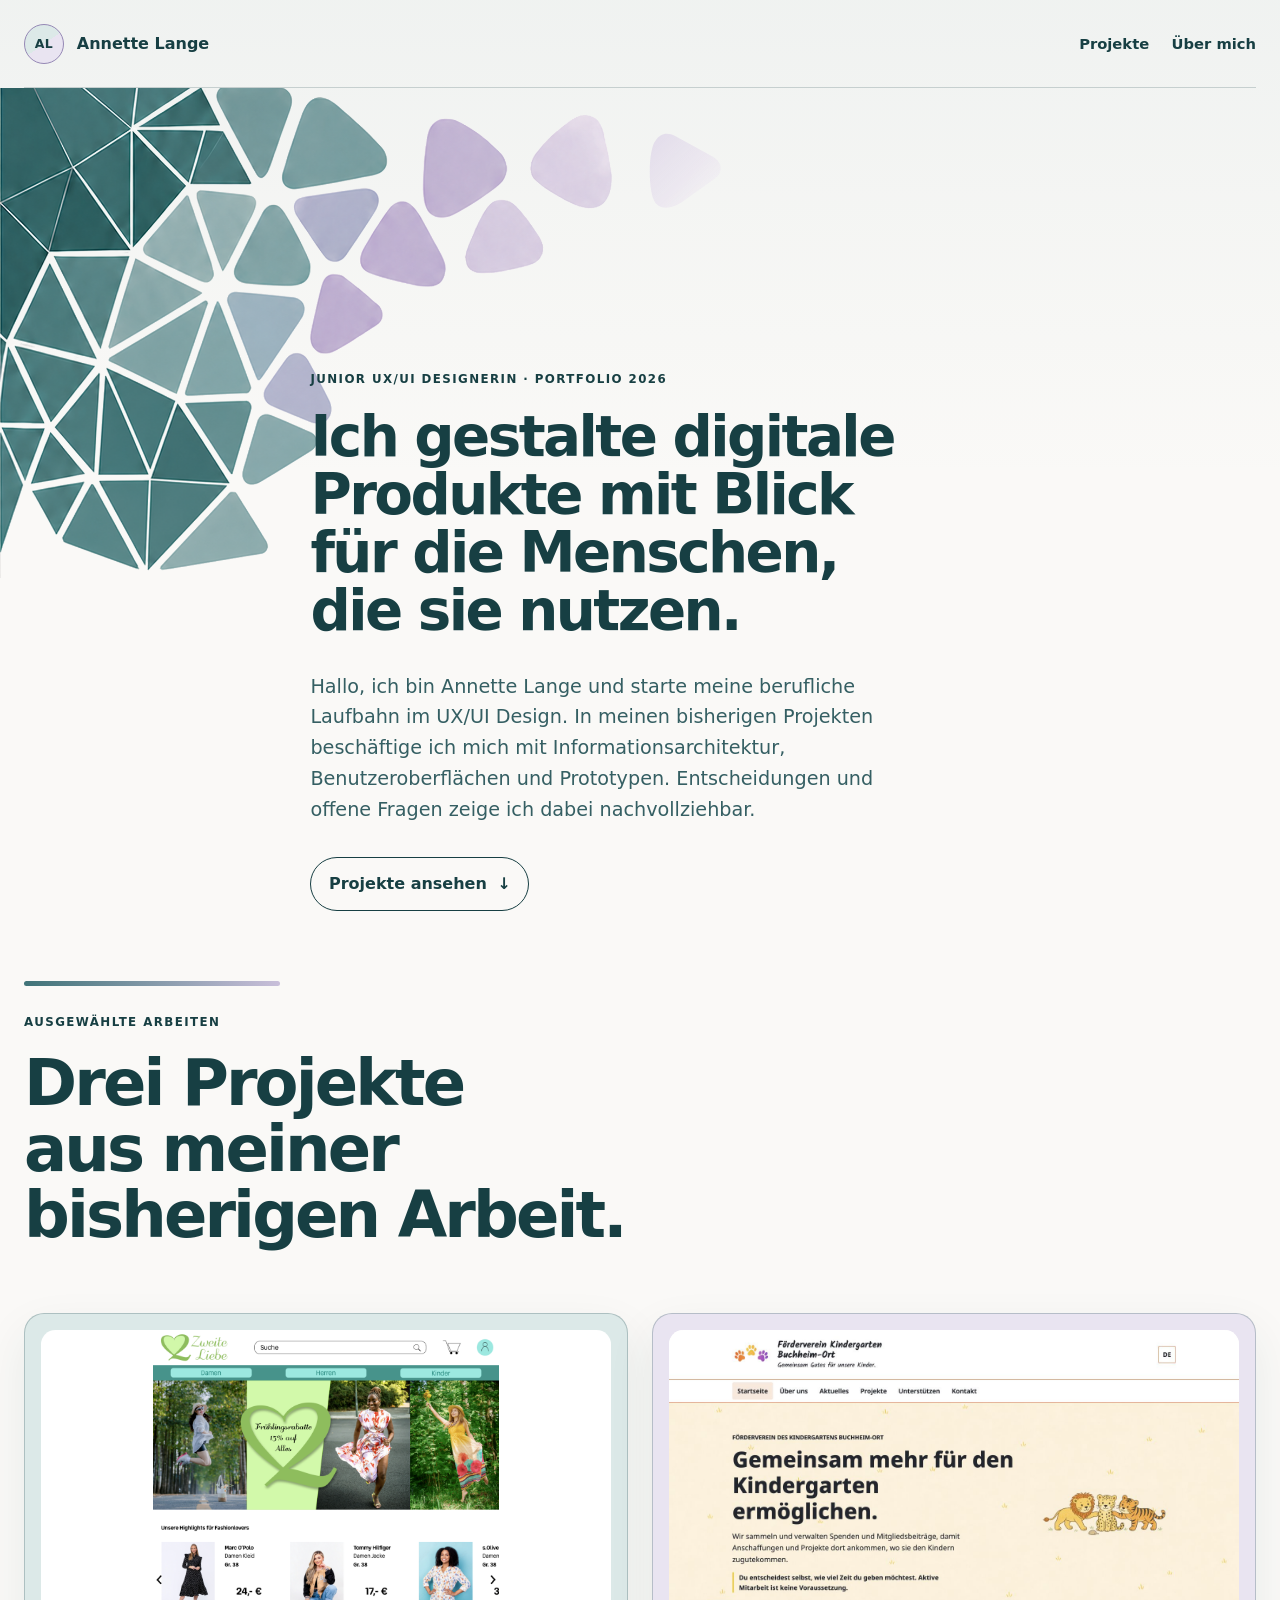
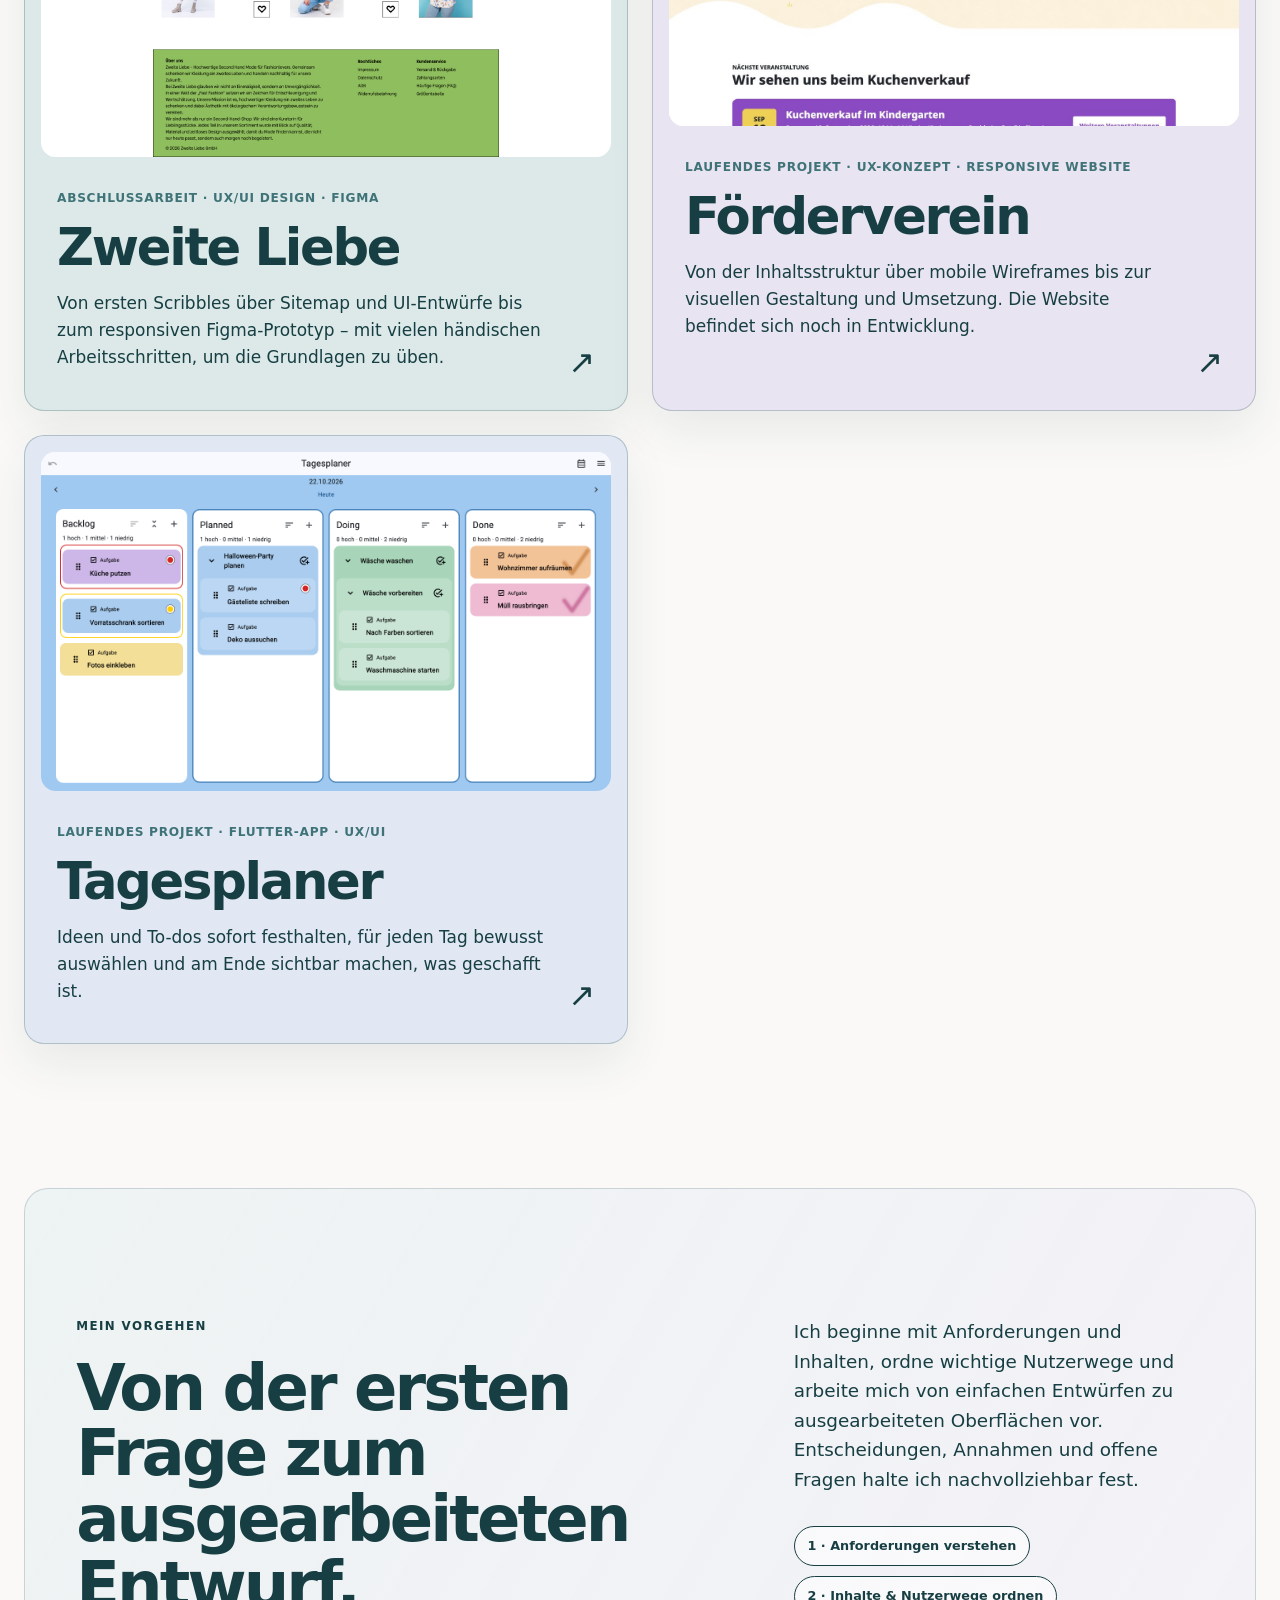
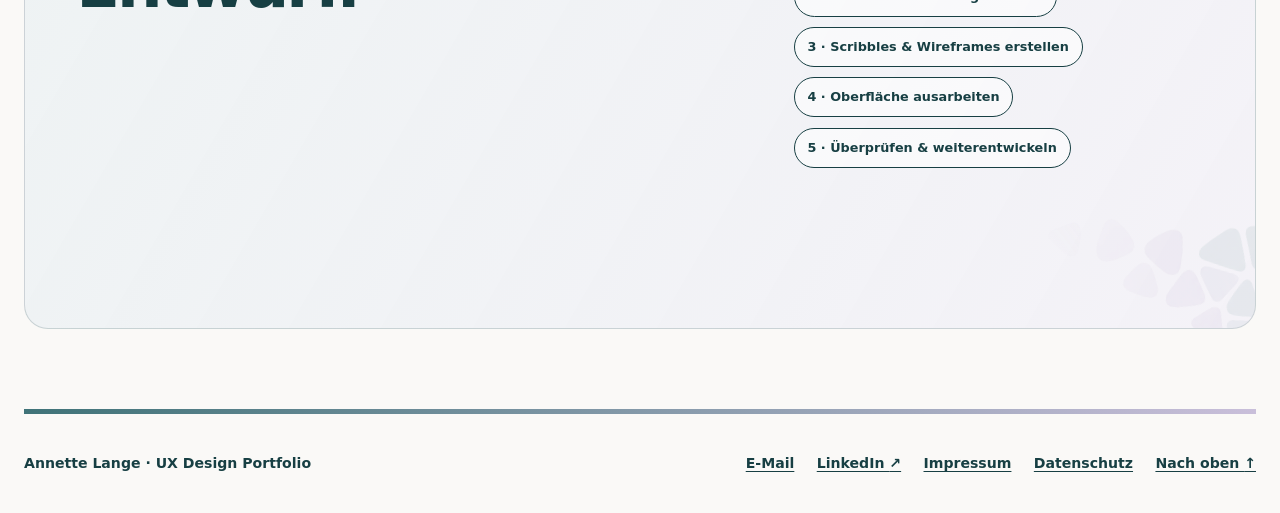
<file: index.html>
<!doctype html>
<html lang="de">
<head>
  <meta charset="utf-8">
  <meta name="viewport" content="width=device-width, initial-scale=1">
  <meta name="description" content="Portfolio von Annette Lange, Junior UX/UI Designerin, mit drei Projekten zu Informationsarchitektur, UX/UI Design, Prototyping und App-Entwicklung.">
  <title>Annette Lange · Junior UX/UI Designerin</title>
  <link rel="icon" href="assets/icons/favicon.svg?v=20260819b" type="image/svg+xml">
  <link rel="stylesheet" href="styles.css">
  <link rel="stylesheet" href="design-vorschlag.css?v=20260819f">
</head>
<body class="motif-concept">
  <a class="skip-link" href="#main">Direkt zum Inhalt</a>

  <header class="site-header">
    <a class="brand" href="index.html" aria-label="Startseite von Annette Lange">
      <span class="brand__mark" aria-hidden="true">AL</span>
      <span>Annette Lange</span>
    </a>
    <nav class="site-nav" aria-label="Hauptnavigation">
      <a href="#projekte">Projekte</a>
      <a href="#profil">Über mich</a>
    </nav>
  </header>

  <main id="main">
    <section class="motif-hero section-shell">
      <div class="motif-hero__visual" aria-hidden="true">
        <img src="output/design/annette_dreiecksmotiv_geschlossen.svg" alt="">
      </div>
      <div class="motif-hero__copy">
        <p class="eyebrow">Junior UX/UI Designerin · Portfolio 2026</p>
        <h1>Ich gestalte digitale Produkte mit Blick für die Menschen, die sie nutzen.</h1>
        <p>Hallo, ich bin Annette Lange und starte meine berufliche Laufbahn im UX/UI Design. In meinen bisherigen Projekten beschäftige ich mich mit Informationsarchitektur, Benutzeroberflächen und Prototypen. Entscheidungen und offene Fragen zeige ich dabei nachvollziehbar.</p>
        <a class="motif-button" href="#projekte">Projekte ansehen <span aria-hidden="true">↓</span></a>
      </div>
    </section>

    <section class="projects-section section-shell" id="projekte" aria-labelledby="projects-title">
      <div class="section-heading motif-heading">
        <p class="eyebrow">Ausgewählte Arbeiten</p>
        <h2 id="projects-title">Drei Projekte aus meiner bisherigen Arbeit.</h2>
      </div>

      <div class="project-grid">
        <article class="project-card project-card--green">
          <a href="projekt-zweite-liebe.html" aria-label="Case Study Zweite Liebe öffnen">
            <div class="project-card__media">
              <img src="assets/images/zweite-liebe/zweite-liebe-desktop-startseite.png" alt="Desktop-Startseite des Second-Hand-Shops Zweite Liebe" width="969" height="1200">
            </div>
            <div class="project-card__content">
              <p class="project-card__meta">Abschlussarbeit · UX/UI Design · Figma</p>
              <h3>Zweite Liebe</h3>
              <p>Von ersten Scribbles über Sitemap und UI-Entwürfe bis zum responsiven Figma-Prototyp – mit vielen händischen Arbeitsschritten, um die Grundlagen zu üben.</p>
              <span class="project-card__arrow" aria-hidden="true">↗</span>
            </div>
          </a>
        </article>

        <article class="project-card project-card--violet">
          <a href="projekt-foerderverein.html" aria-label="Case Study Förderverein öffnen">
            <div class="project-card__media project-card__media--natural">
              <img src="assets/images/foerderverein/foerderverein-desktop-startseite.png" alt="Desktop-Startseite des Fördervereins Kindergarten Buchheim-Ort" width="1440" height="1000">
            </div>
            <div class="project-card__content">
              <p class="project-card__meta">Laufendes Projekt · UX-Konzept · Responsive Website</p>
              <h3>Förderverein</h3>
              <p>Von der Inhaltsstruktur über mobile Wireframes bis zur visuellen Gestaltung und Umsetzung. Die Website befindet sich noch in Entwicklung.</p>
              <span class="project-card__arrow" aria-hidden="true">↗</span>
            </div>
          </a>
        </article>

        <article class="project-card project-card--blue">
          <a href="projekt-tagesplaner.html" aria-label="Projekt Tagesplaner öffnen">
            <div class="project-card__media project-card__media--natural">
              <img src="assets/images/tagesplaner/board-heute.png" alt="Board-Vorschau mit fiktiven Alltagsaufgaben und weißen Spalten für Backlog, Planned, Doing und Done" width="2760" height="1640">
            </div>
            <div class="project-card__content">
              <p class="project-card__meta">Laufendes Projekt · Flutter-App · UX/UI</p>
              <h3>Tagesplaner</h3>
              <p>Ideen und To-dos sofort festhalten, für jeden Tag bewusst auswählen und am Ende sichtbar machen, was geschafft ist.</p>
              <span class="project-card__arrow" aria-hidden="true">↗</span>
            </div>
          </a>
        </article>
      </div>
    </section>

    <section class="profile-section section-shell motif-profile" id="profil" aria-labelledby="profile-title">
      <div>
        <p class="eyebrow">Mein Vorgehen</p>
        <h2 id="profile-title">Von der ersten Frage zum ausgearbeiteten Entwurf.</h2>
      </div>
      <div class="profile-section__copy">
        <p>Ich beginne mit Anforderungen und Inhalten, ordne wichtige Nutzerwege und arbeite mich von einfachen Entwürfen zu ausgearbeiteten Oberflächen vor. Entscheidungen, Annahmen und offene Fragen halte ich nachvollziehbar fest.</p>
        <ul class="skill-list" aria-label="Schritte meiner bisherigen Arbeitsweise">
          <li>1 · Anforderungen verstehen</li>
          <li>2 · Inhalte &amp; Nutzerwege ordnen</li>
          <li>3 · Scribbles &amp; Wireframes erstellen</li>
          <li>4 · Oberfläche ausarbeiten</li>
          <li>5 · Überprüfen &amp; weiterentwickeln</li>
        </ul>
      </div>
    </section>
  </main>

  <footer class="site-footer">
    <p>Annette Lange · UX Design Portfolio</p>
    <nav class="footer-links" aria-label="Weiterführende Links">
      <a href="mailto:annette.lange@gmx.de">E-Mail</a>
      <a href="https://www.linkedin.com/in/annette-lange" target="_blank" rel="noopener noreferrer">LinkedIn <span aria-hidden="true">↗</span></a>
      <a href="impressum.html">Impressum</a>
      <a href="datenschutz.html">Datenschutz</a>
      <a href="#main">Nach oben <span aria-hidden="true">↑</span></a>
    </nav>
  </footer>
</body>
</html>
</file>
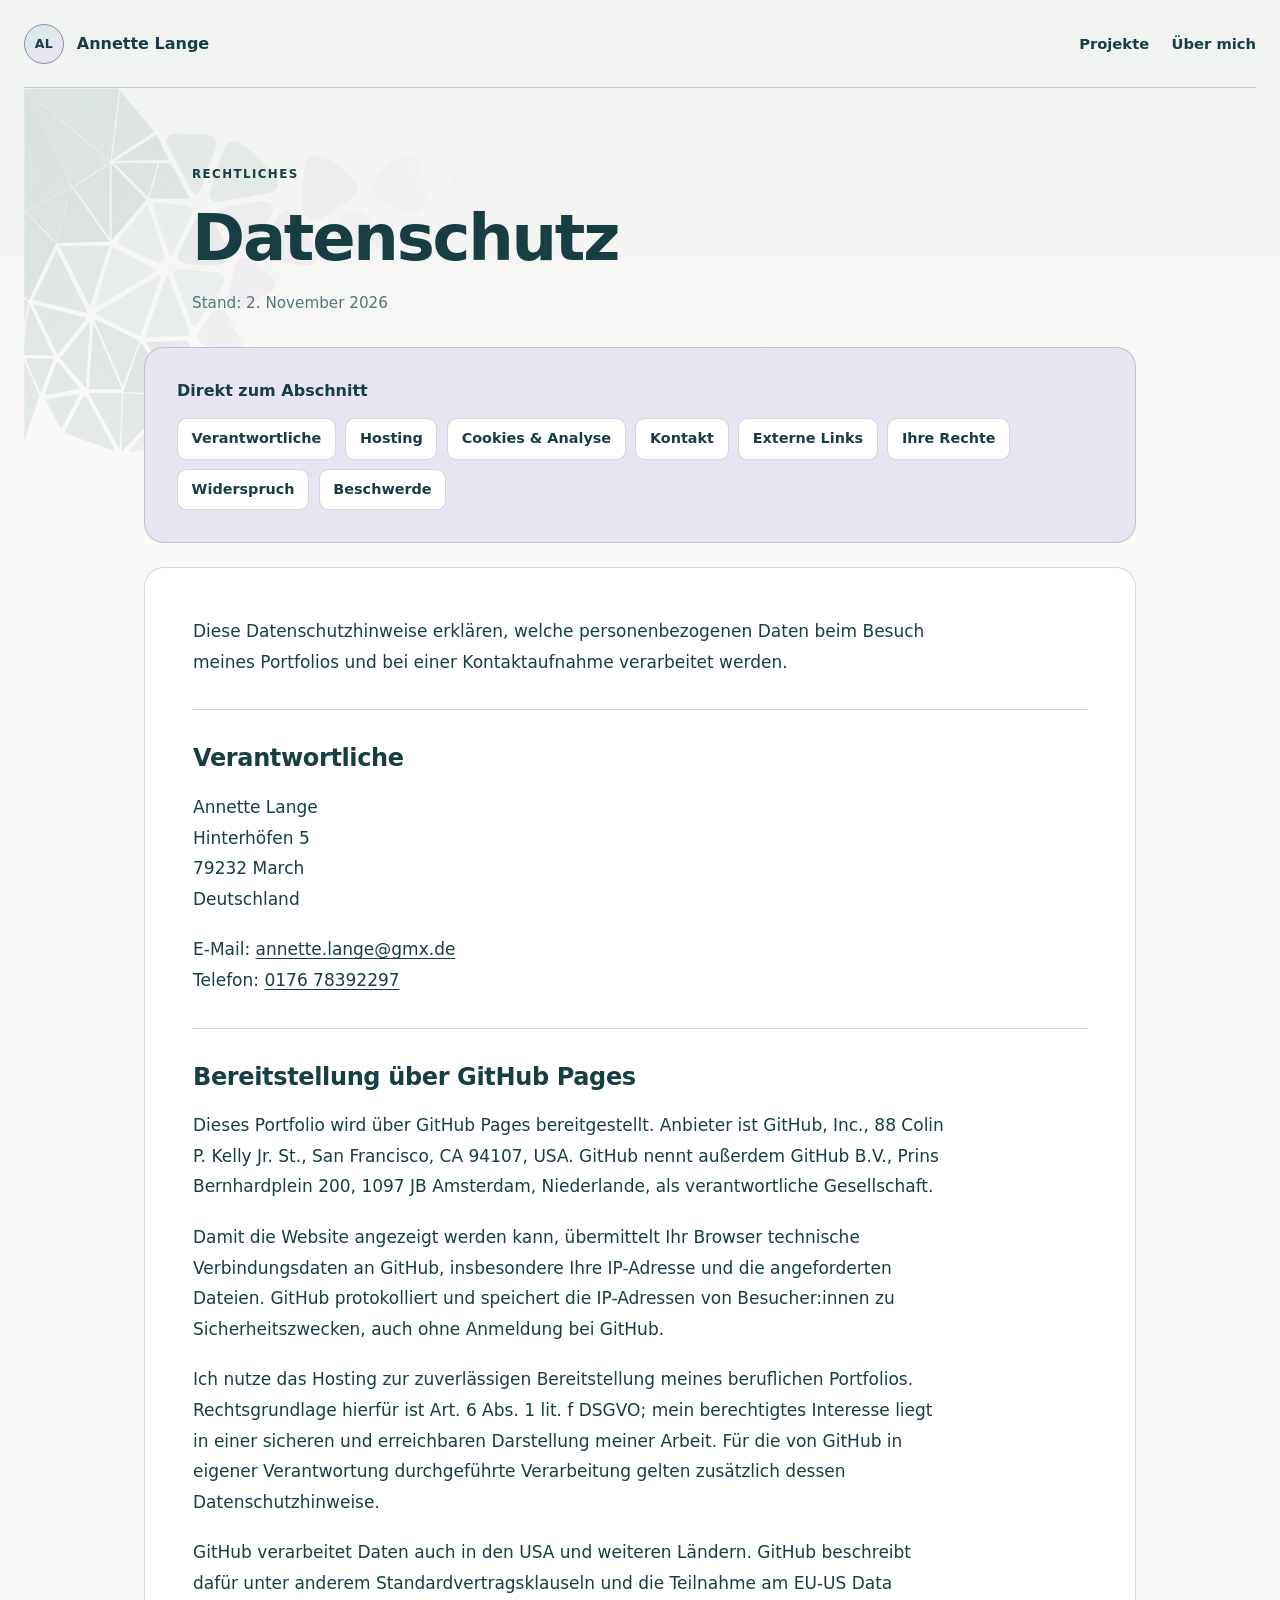
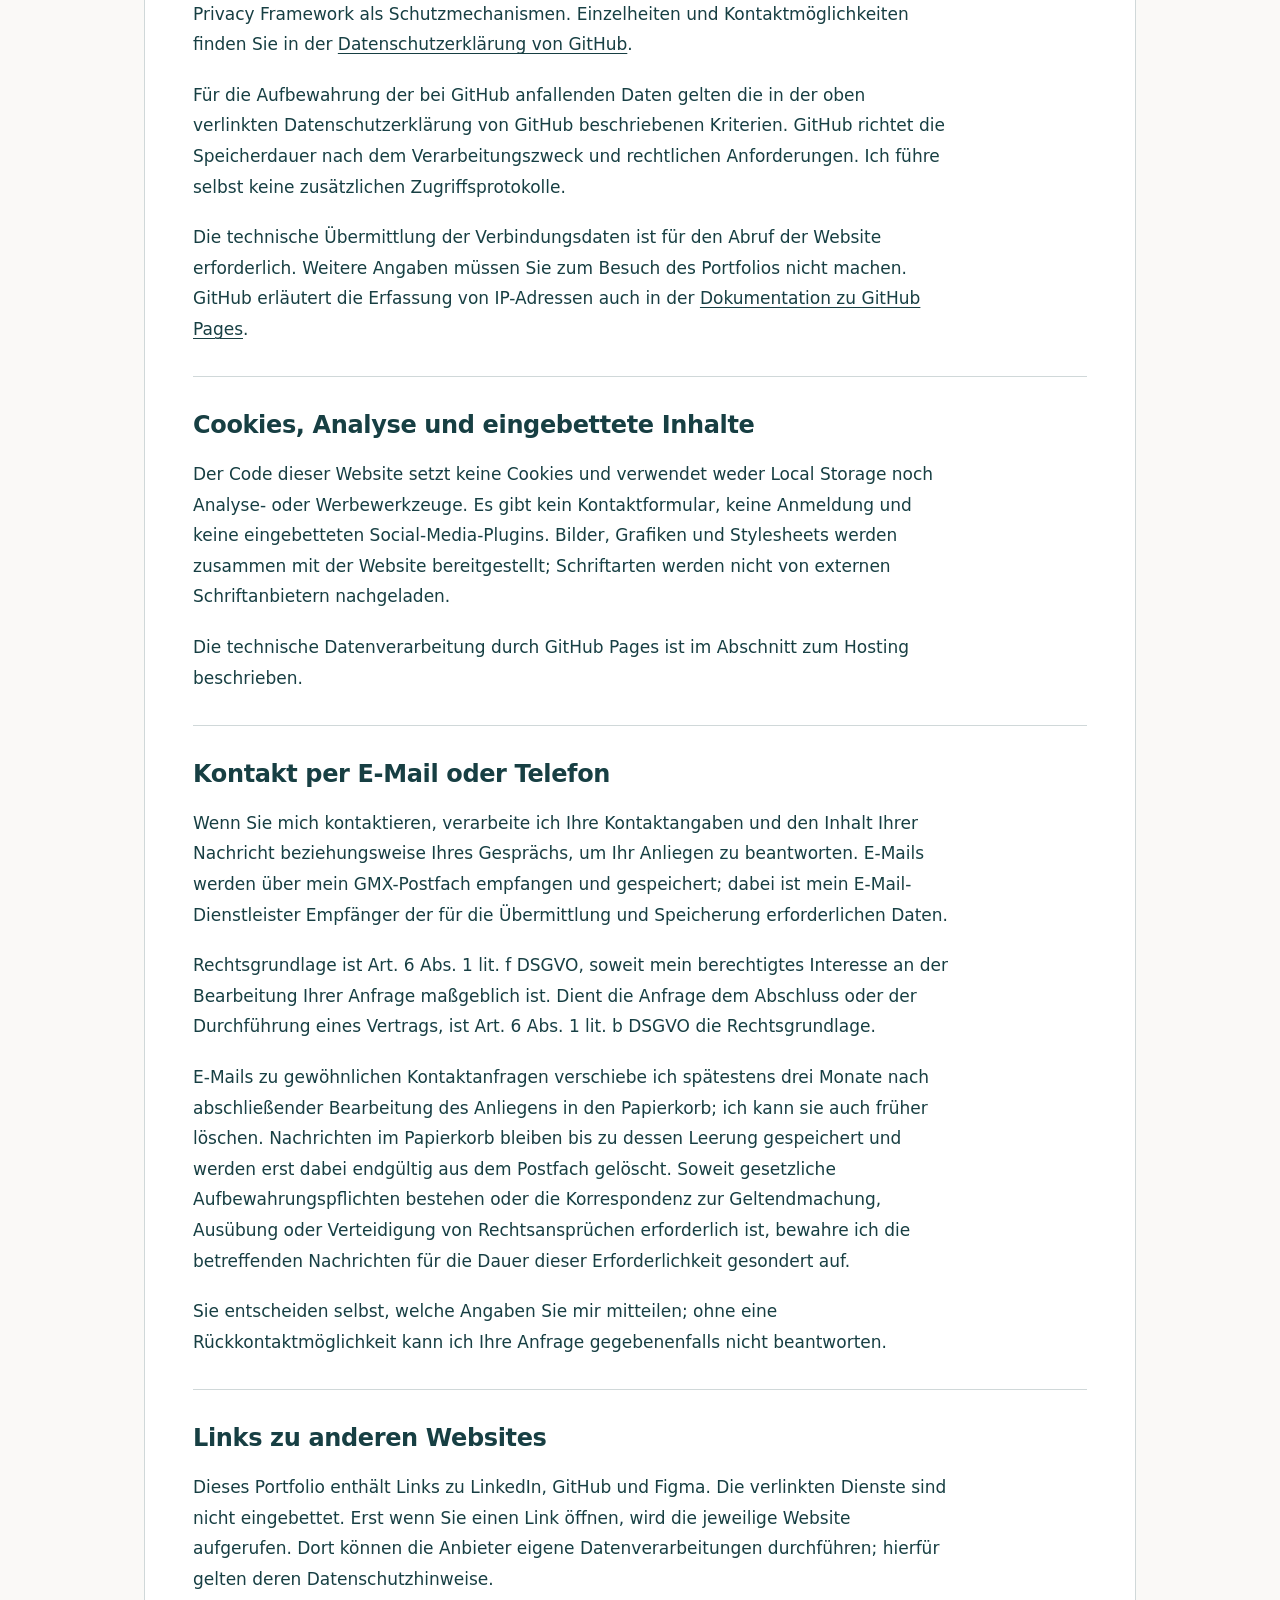
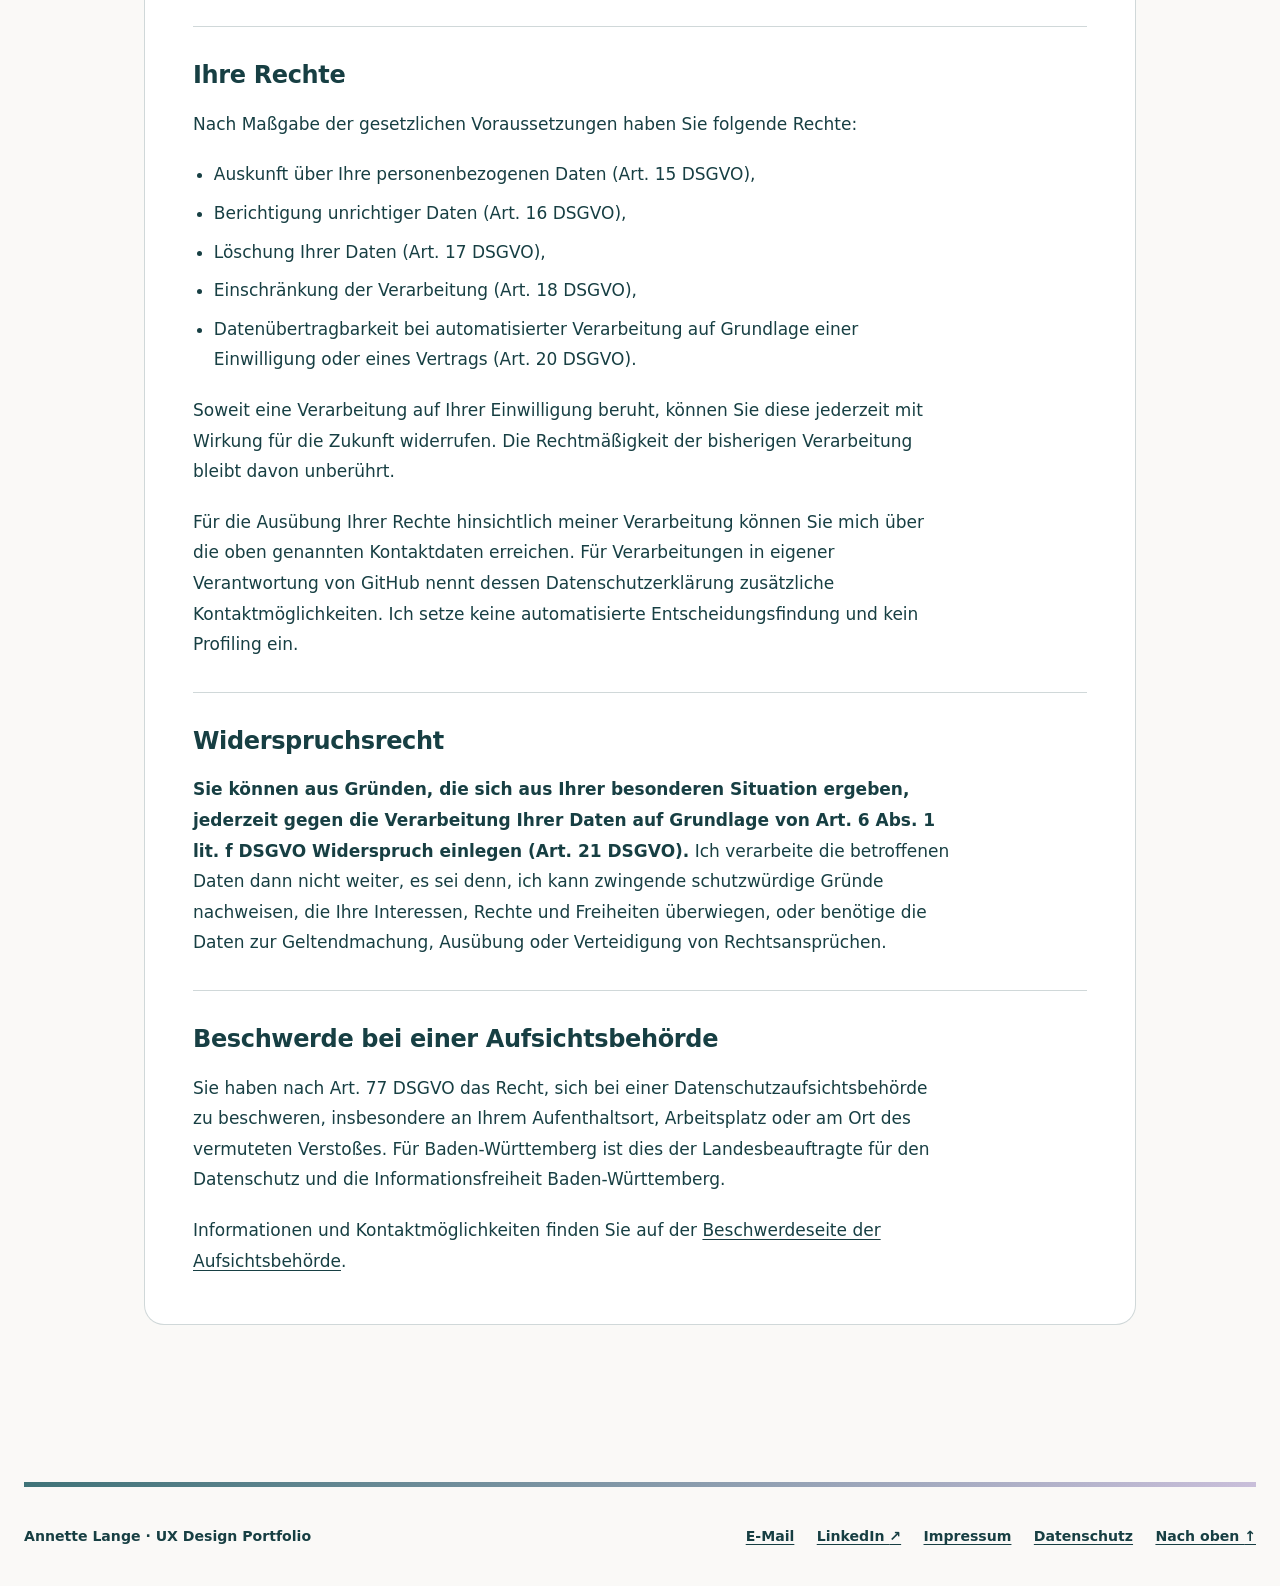
<file: datenschutz.html>
<!doctype html>
<html lang="de">
<head>
  <meta charset="utf-8">
  <meta name="viewport" content="width=device-width, initial-scale=1">
  <meta name="robots" content="noindex, nofollow">
  <meta name="description" content="Datenschutzhinweise zum Portfolio von Annette Lange: GitHub Pages, Kontaktaufnahme und Ihre Rechte.">
  <title>Datenschutz · Annette Lange</title>
  <link rel="icon" href="assets/icons/favicon.svg?v=20260819b" type="image/svg+xml">
  <link rel="stylesheet" href="styles.css?v=20261103-legal3">
  <link rel="stylesheet" href="design-vorschlag.css?v=20261103-legal3">
</head>
<body class="motif-concept legal-concept">
  <a class="skip-link" href="#main">Direkt zum Inhalt</a>

  <header class="site-header">
    <a class="brand" href="index.html" aria-label="Zur Portfolio-Startseite">
      <span class="brand__mark" aria-hidden="true">AL</span>
      <span>Annette Lange</span>
    </a>
    <nav class="site-nav" aria-label="Hauptnavigation">
      <a href="index.html#projekte">Projekte</a>
      <a href="index.html#profil">Über mich</a>
    </nav>
  </header>

  <main id="main" class="legal-page section-shell">
    <header class="legal-page__header">
      <p class="eyebrow">Rechtliches</p>
      <h1>Datenschutz</h1>
      <p class="legal-meta">Stand: 2. November 2026</p>
    </header>
    <nav class="legal-toc" aria-labelledby="legal-toc-title">
      <h2 id="legal-toc-title">Direkt zum Abschnitt</h2>
      <ul>
        <li><a href="#verantwortliche">Verantwortliche</a></li>
        <li><a href="#hosting">Hosting</a></li>
        <li><a href="#cookies">Cookies &amp; Analyse</a></li>
        <li><a href="#kontakt">Kontakt</a></li>
        <li><a href="#externe-links">Externe Links</a></li>
        <li><a href="#rechte">Ihre Rechte</a></li>
        <li><a href="#widerspruch">Widerspruch</a></li>
        <li><a href="#beschwerde">Beschwerde</a></li>
      </ul>
    </nav>
    <div class="legal-copy">
      <p>Diese Datenschutzhinweise erklären, welche personenbezogenen Daten beim Besuch meines Portfolios und bei einer Kontaktaufnahme verarbeitet werden.</p>

      <h2 id="verantwortliche">Verantwortliche</h2>
      <p>Annette Lange<br>Hinterhöfen 5<br>79232 March<br>Deutschland</p>
      <p>E-Mail: <a href="mailto:annette.lange@gmx.de">annette.lange@gmx.de</a><br>Telefon: <a href="tel:+4917678392297">0176 78392297</a></p>

      <h2 id="hosting">Bereitstellung über GitHub Pages</h2>
      <p>Dieses Portfolio wird über GitHub Pages bereitgestellt. Anbieter ist GitHub, Inc., 88 Colin P. Kelly Jr. St., San Francisco, CA 94107, USA. GitHub nennt außerdem GitHub B.V., Prins Bernhardplein 200, 1097 JB Amsterdam, Niederlande, als verantwortliche Gesellschaft.</p>
      <p>Damit die Website angezeigt werden kann, übermittelt Ihr Browser technische Verbindungsdaten an GitHub, insbesondere Ihre IP-Adresse und die angeforderten Dateien. GitHub protokolliert und speichert die IP-Adressen von Besucher:innen zu Sicherheitszwecken, auch ohne Anmeldung bei GitHub.</p>
      <p>Ich nutze das Hosting zur zuverlässigen Bereitstellung meines beruflichen Portfolios. Rechtsgrundlage hierfür ist Art. 6 Abs. 1 lit. f DSGVO; mein berechtigtes Interesse liegt in einer sicheren und erreichbaren Darstellung meiner Arbeit. Für die von GitHub in eigener Verantwortung durchgeführte Verarbeitung gelten zusätzlich dessen Datenschutzhinweise.</p>
      <p>GitHub verarbeitet Daten auch in den USA und weiteren Ländern. GitHub beschreibt dafür unter anderem Standardvertragsklauseln und die Teilnahme am EU-US Data Privacy Framework als Schutzmechanismen. Einzelheiten und Kontaktmöglichkeiten finden Sie in der <a href="https://docs.github.com/en/site-policy/privacy-policies/github-general-privacy-statement" target="_blank" rel="noopener noreferrer">Datenschutzerklärung von GitHub</a>.</p>
      <p>Für die Aufbewahrung der bei GitHub anfallenden Daten gelten die in der oben verlinkten Datenschutzerklärung von GitHub beschriebenen Kriterien. GitHub richtet die Speicherdauer nach dem Verarbeitungszweck und rechtlichen Anforderungen. Ich führe selbst keine zusätzlichen Zugriffsprotokolle.</p>
      <p>Die technische Übermittlung der Verbindungsdaten ist für den Abruf der Website erforderlich. Weitere Angaben müssen Sie zum Besuch des Portfolios nicht machen. GitHub erläutert die Erfassung von IP-Adressen auch in der <a href="https://docs.github.com/en/pages/getting-started-with-github-pages/what-is-github-pages#data-collection" target="_blank" rel="noopener noreferrer">Dokumentation zu GitHub Pages</a>.</p>

      <h2 id="cookies">Cookies, Analyse und eingebettete Inhalte</h2>
      <p>Der Code dieser Website setzt keine Cookies und verwendet weder Local Storage noch Analyse- oder Werbewerkzeuge. Es gibt kein Kontaktformular, keine Anmeldung und keine eingebetteten Social-Media-Plugins. Bilder, Grafiken und Stylesheets werden zusammen mit der Website bereitgestellt; Schriftarten werden nicht von externen Schriftanbietern nachgeladen.</p>
      <p>Die technische Datenverarbeitung durch GitHub Pages ist im Abschnitt zum Hosting beschrieben.</p>

      <h2 id="kontakt">Kontakt per E-Mail oder Telefon</h2>
      <p>Wenn Sie mich kontaktieren, verarbeite ich Ihre Kontaktangaben und den Inhalt Ihrer Nachricht beziehungsweise Ihres Gesprächs, um Ihr Anliegen zu beantworten. E-Mails werden über mein GMX-Postfach empfangen und gespeichert; dabei ist mein E-Mail-Dienstleister Empfänger der für die Übermittlung und Speicherung erforderlichen Daten.</p>
      <p>Rechtsgrundlage ist Art. 6 Abs. 1 lit. f DSGVO, soweit mein berechtigtes Interesse an der Bearbeitung Ihrer Anfrage maßgeblich ist. Dient die Anfrage dem Abschluss oder der Durchführung eines Vertrags, ist Art. 6 Abs. 1 lit. b DSGVO die Rechtsgrundlage.</p>
      <p>E-Mails zu gewöhnlichen Kontaktanfragen verschiebe ich spätestens drei Monate nach abschließender Bearbeitung des Anliegens in den Papierkorb; ich kann sie auch früher löschen. Nachrichten im Papierkorb bleiben bis zu dessen Leerung gespeichert und werden erst dabei endgültig aus dem Postfach gelöscht. Soweit gesetzliche Aufbewahrungspflichten bestehen oder die Korrespondenz zur Geltendmachung, Ausübung oder Verteidigung von Rechtsansprüchen erforderlich ist, bewahre ich die betreffenden Nachrichten für die Dauer dieser Erforderlichkeit gesondert auf.</p>
      <p>Sie entscheiden selbst, welche Angaben Sie mir mitteilen; ohne eine Rückkontaktmöglichkeit kann ich Ihre Anfrage gegebenenfalls nicht beantworten.</p>

      <h2 id="externe-links">Links zu anderen Websites</h2>
      <p>Dieses Portfolio enthält Links zu LinkedIn, GitHub und Figma. Die verlinkten Dienste sind nicht eingebettet. Erst wenn Sie einen Link öffnen, wird die jeweilige Website aufgerufen. Dort können die Anbieter eigene Datenverarbeitungen durchführen; hierfür gelten deren Datenschutzhinweise.</p>

      <h2 id="rechte">Ihre Rechte</h2>
      <p>Nach Maßgabe der gesetzlichen Voraussetzungen haben Sie folgende Rechte:</p>
      <ul>
        <li>Auskunft über Ihre personenbezogenen Daten (Art. 15 DSGVO),</li>
        <li>Berichtigung unrichtiger Daten (Art. 16 DSGVO),</li>
        <li>Löschung Ihrer Daten (Art. 17 DSGVO),</li>
        <li>Einschränkung der Verarbeitung (Art. 18 DSGVO),</li>
        <li>Datenübertragbarkeit bei automatisierter Verarbeitung auf Grundlage einer Einwilligung oder eines Vertrags (Art. 20 DSGVO).</li>
      </ul>
      <p>Soweit eine Verarbeitung auf Ihrer Einwilligung beruht, können Sie diese jederzeit mit Wirkung für die Zukunft widerrufen. Die Rechtmäßigkeit der bisherigen Verarbeitung bleibt davon unberührt.</p>
      <p>Für die Ausübung Ihrer Rechte hinsichtlich meiner Verarbeitung können Sie mich über die oben genannten Kontaktdaten erreichen. Für Verarbeitungen in eigener Verantwortung von GitHub nennt dessen Datenschutzerklärung zusätzliche Kontaktmöglichkeiten. Ich setze keine automatisierte Entscheidungsfindung und kein Profiling ein.</p>

      <h2 id="widerspruch">Widerspruchsrecht</h2>
      <p><strong>Sie können aus Gründen, die sich aus Ihrer besonderen Situation ergeben, jederzeit gegen die Verarbeitung Ihrer Daten auf Grundlage von Art. 6 Abs. 1 lit. f DSGVO Widerspruch einlegen (Art. 21 DSGVO).</strong> Ich verarbeite die betroffenen Daten dann nicht weiter, es sei denn, ich kann zwingende schutzwürdige Gründe nachweisen, die Ihre Interessen, Rechte und Freiheiten überwiegen, oder benötige die Daten zur Geltendmachung, Ausübung oder Verteidigung von Rechtsansprüchen.</p>

      <h2 id="beschwerde">Beschwerde bei einer Aufsichtsbehörde</h2>
      <p>Sie haben nach Art. 77 DSGVO das Recht, sich bei einer Datenschutzaufsichtsbehörde zu beschweren, insbesondere an Ihrem Aufenthaltsort, Arbeitsplatz oder am Ort des vermuteten Verstoßes. Für Baden-Württemberg ist dies der Landesbeauftragte für den Datenschutz und die Informationsfreiheit Baden-Württemberg.</p>
      <p>Informationen und Kontaktmöglichkeiten finden Sie auf der <a href="https://www.baden-wuerttemberg.datenschutz.de/beschwerde/" target="_blank" rel="noopener noreferrer">Beschwerdeseite der Aufsichtsbehörde</a>.</p>
    </div>
  </main>

  <footer class="site-footer">
    <p>Annette Lange · UX Design Portfolio</p>
    <nav class="footer-links" aria-label="Weiterführende Links">
      <a href="mailto:annette.lange@gmx.de">E-Mail</a>
      <a href="https://www.linkedin.com/in/annette-lange" target="_blank" rel="noopener noreferrer">LinkedIn <span aria-hidden="true">↗</span></a>
      <a href="impressum.html">Impressum</a>
      <a href="datenschutz.html" aria-current="page">Datenschutz</a>
      <a href="#main">Nach oben <span aria-hidden="true">↑</span></a>
    </nav>
  </footer>
</body>
</html>
</file>
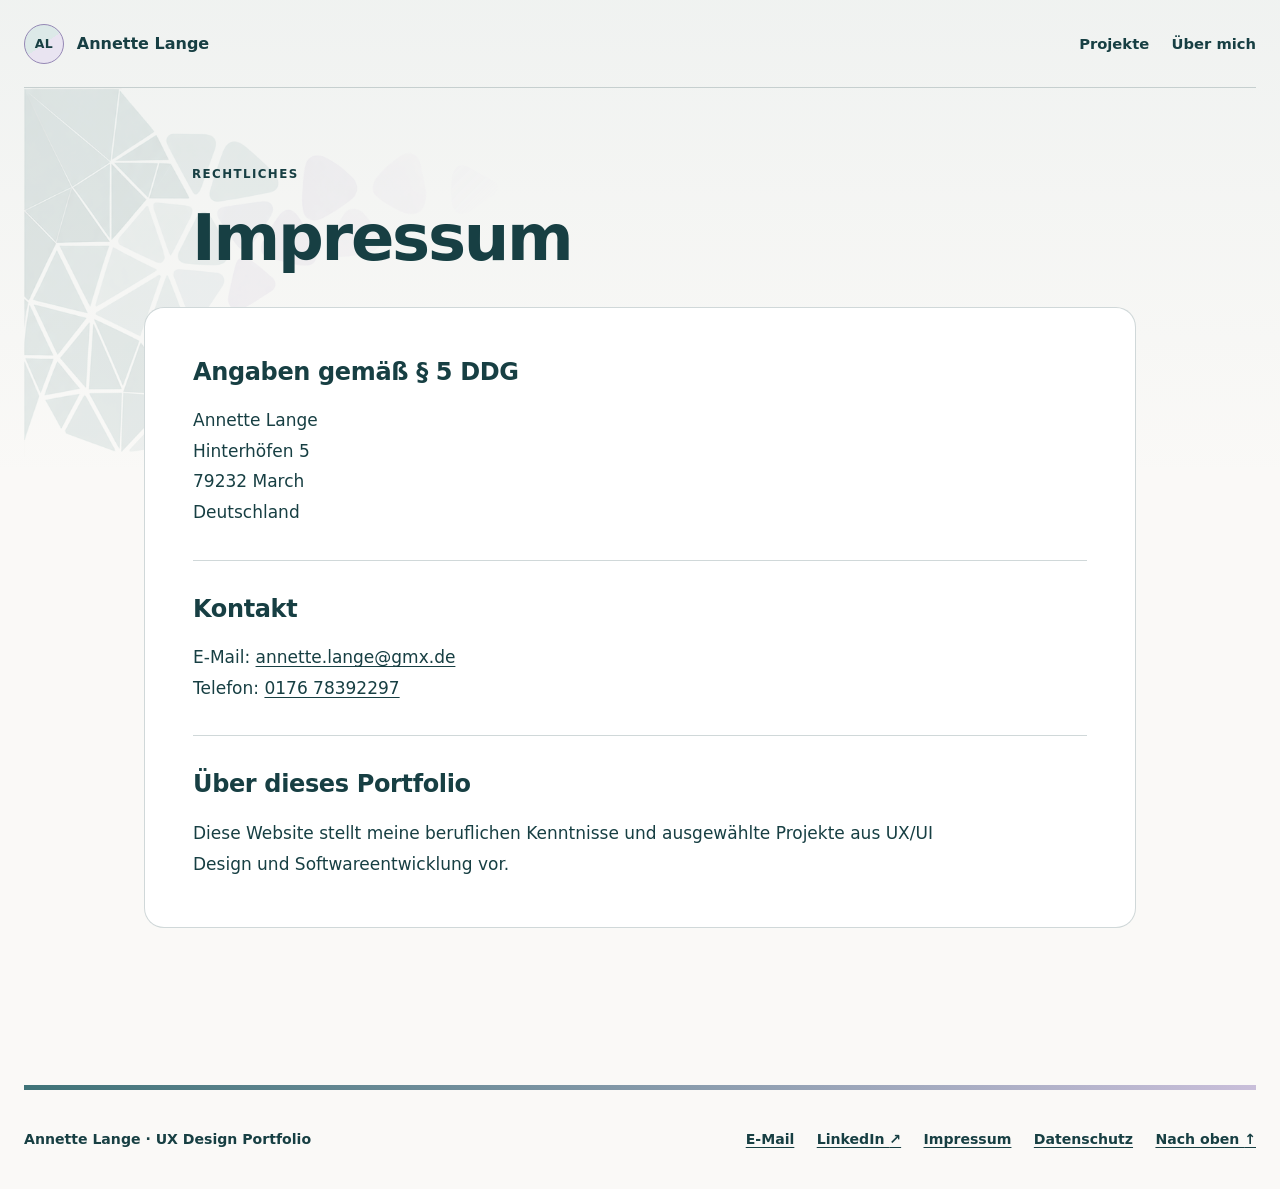
<file: impressum.html>
<!doctype html>
<html lang="de">
<head>
  <meta charset="utf-8">
  <meta name="viewport" content="width=device-width, initial-scale=1">
  <meta name="robots" content="noindex, nofollow">
  <meta name="description" content="Impressum des UX-Portfolios von Annette Lange.">
  <title>Impressum · Annette Lange</title>
  <link rel="icon" href="assets/icons/favicon.svg?v=20260819b" type="image/svg+xml">
  <link rel="stylesheet" href="styles.css?v=20261103-legal3">
  <link rel="stylesheet" href="design-vorschlag.css?v=20261103-legal3">
</head>
<body class="motif-concept legal-concept">
  <a class="skip-link" href="#main">Direkt zum Inhalt</a>

  <header class="site-header">
    <a class="brand" href="index.html" aria-label="Zur Portfolio-Startseite">
      <span class="brand__mark" aria-hidden="true">AL</span>
      <span>Annette Lange</span>
    </a>
    <nav class="site-nav" aria-label="Hauptnavigation">
      <a href="index.html#projekte">Projekte</a>
      <a href="index.html#profil">Über mich</a>
    </nav>
  </header>

  <main id="main" class="legal-page section-shell">
    <header class="legal-page__header">
      <p class="eyebrow">Rechtliches</p>
      <h1>Impressum</h1>
    </header>
    <div class="legal-copy">
      <h2>Angaben gemäß § 5 DDG</h2>
      <p>Annette Lange<br>Hinterhöfen 5<br>79232 March<br>Deutschland</p>

      <h2>Kontakt</h2>
      <p>E-Mail: <a href="mailto:annette.lange@gmx.de">annette.lange@gmx.de</a><br>Telefon: <a href="tel:+4917678392297">0176 78392297</a></p>

      <h2>Über dieses Portfolio</h2>
      <p>Diese Website stellt meine beruflichen Kenntnisse und ausgewählte Projekte aus UX/UI Design und Softwareentwicklung vor.</p>
    </div>
  </main>

  <footer class="site-footer">
    <p>Annette Lange · UX Design Portfolio</p>
    <nav class="footer-links" aria-label="Weiterführende Links">
      <a href="mailto:annette.lange@gmx.de">E-Mail</a>
      <a href="https://www.linkedin.com/in/annette-lange" target="_blank" rel="noopener noreferrer">LinkedIn <span aria-hidden="true">↗</span></a>
      <a href="impressum.html" aria-current="page">Impressum</a>
      <a href="datenschutz.html">Datenschutz</a>
      <a href="#main">Nach oben <span aria-hidden="true">↑</span></a>
    </nav>
  </footer>
</body>
</html>
</file>
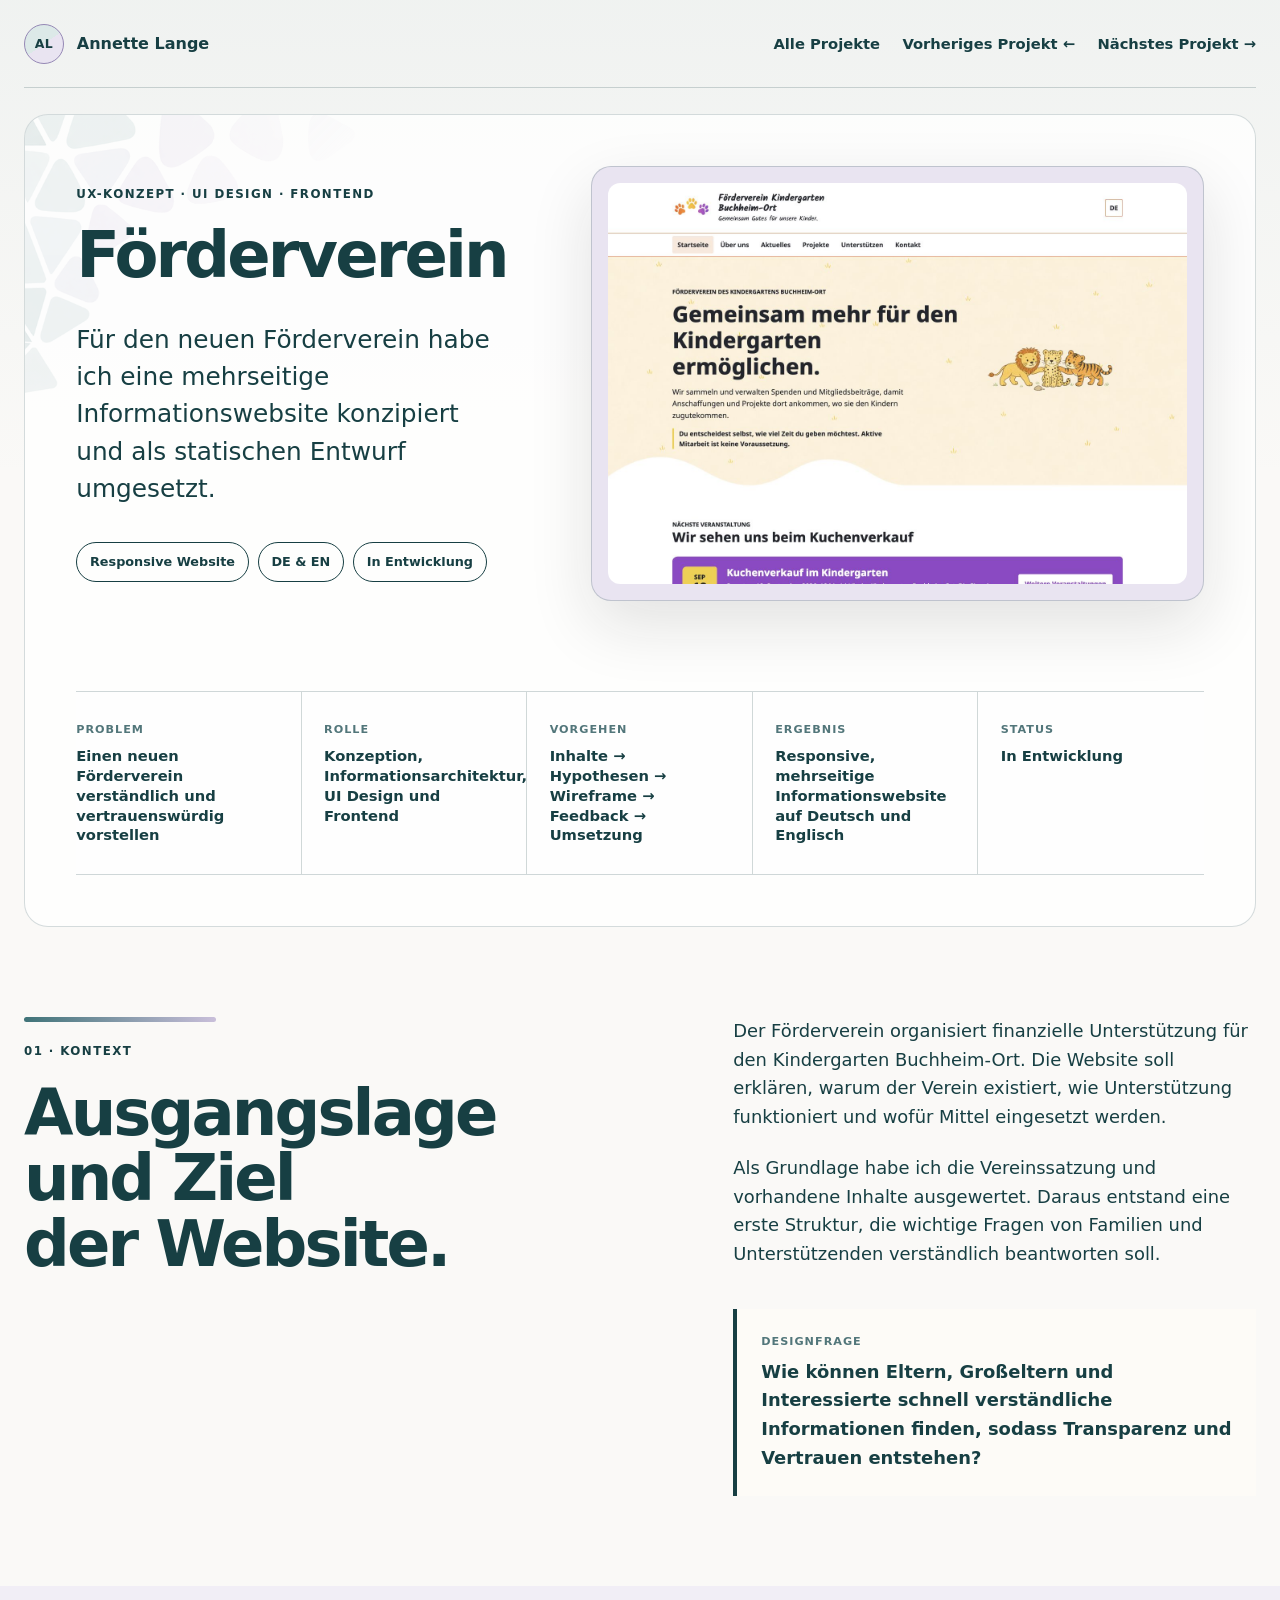
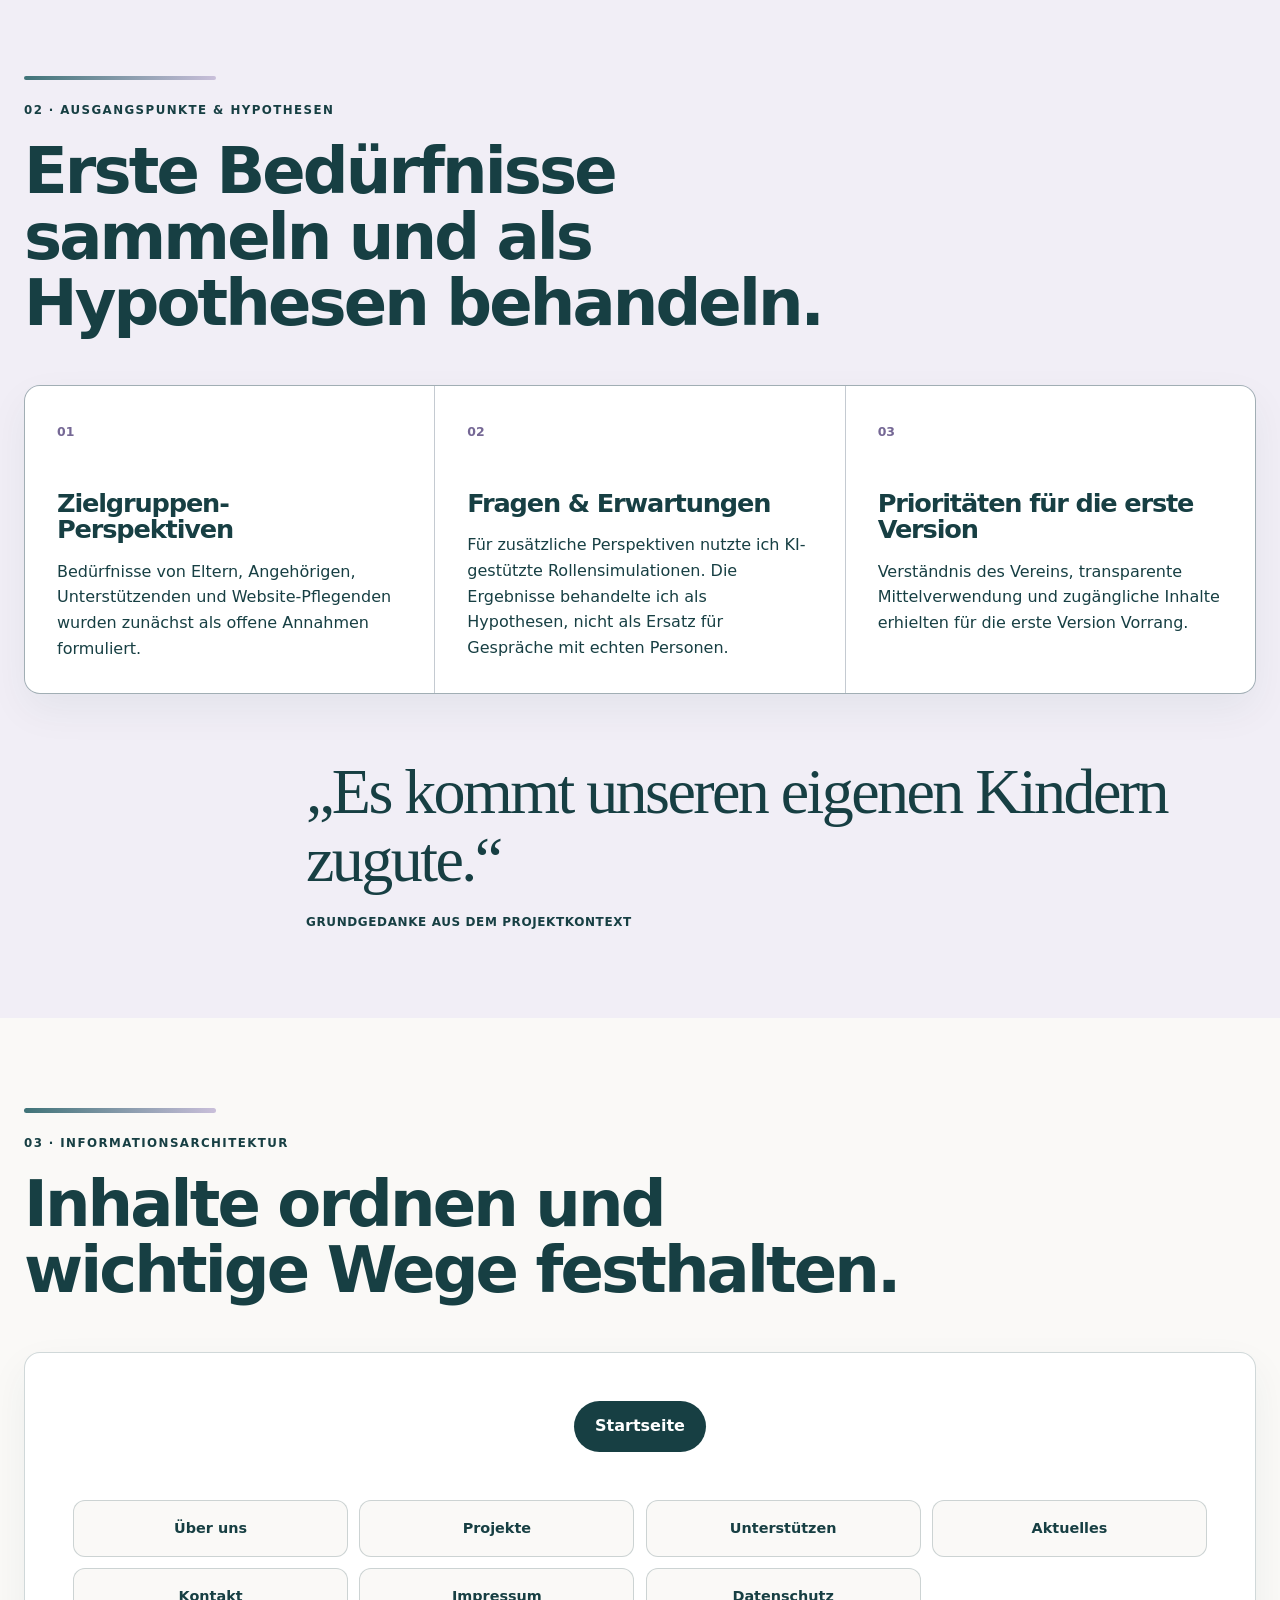
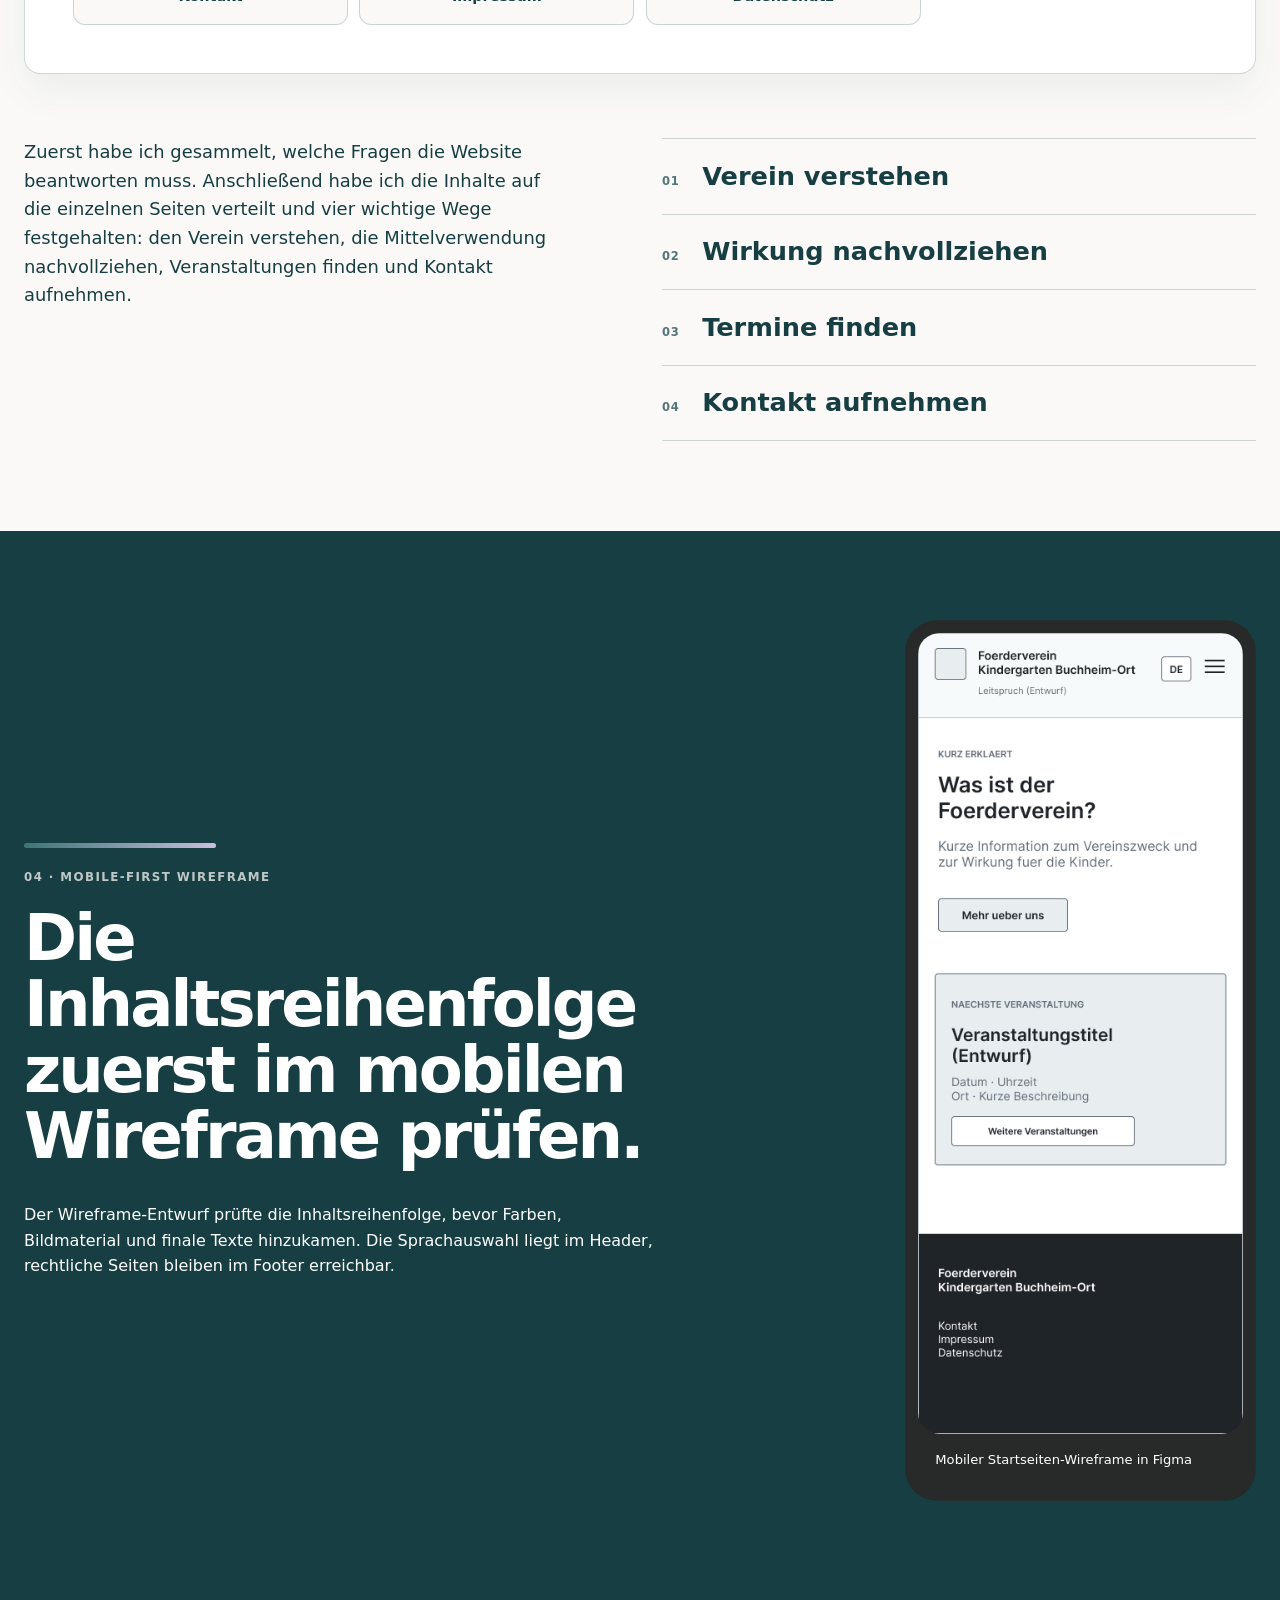
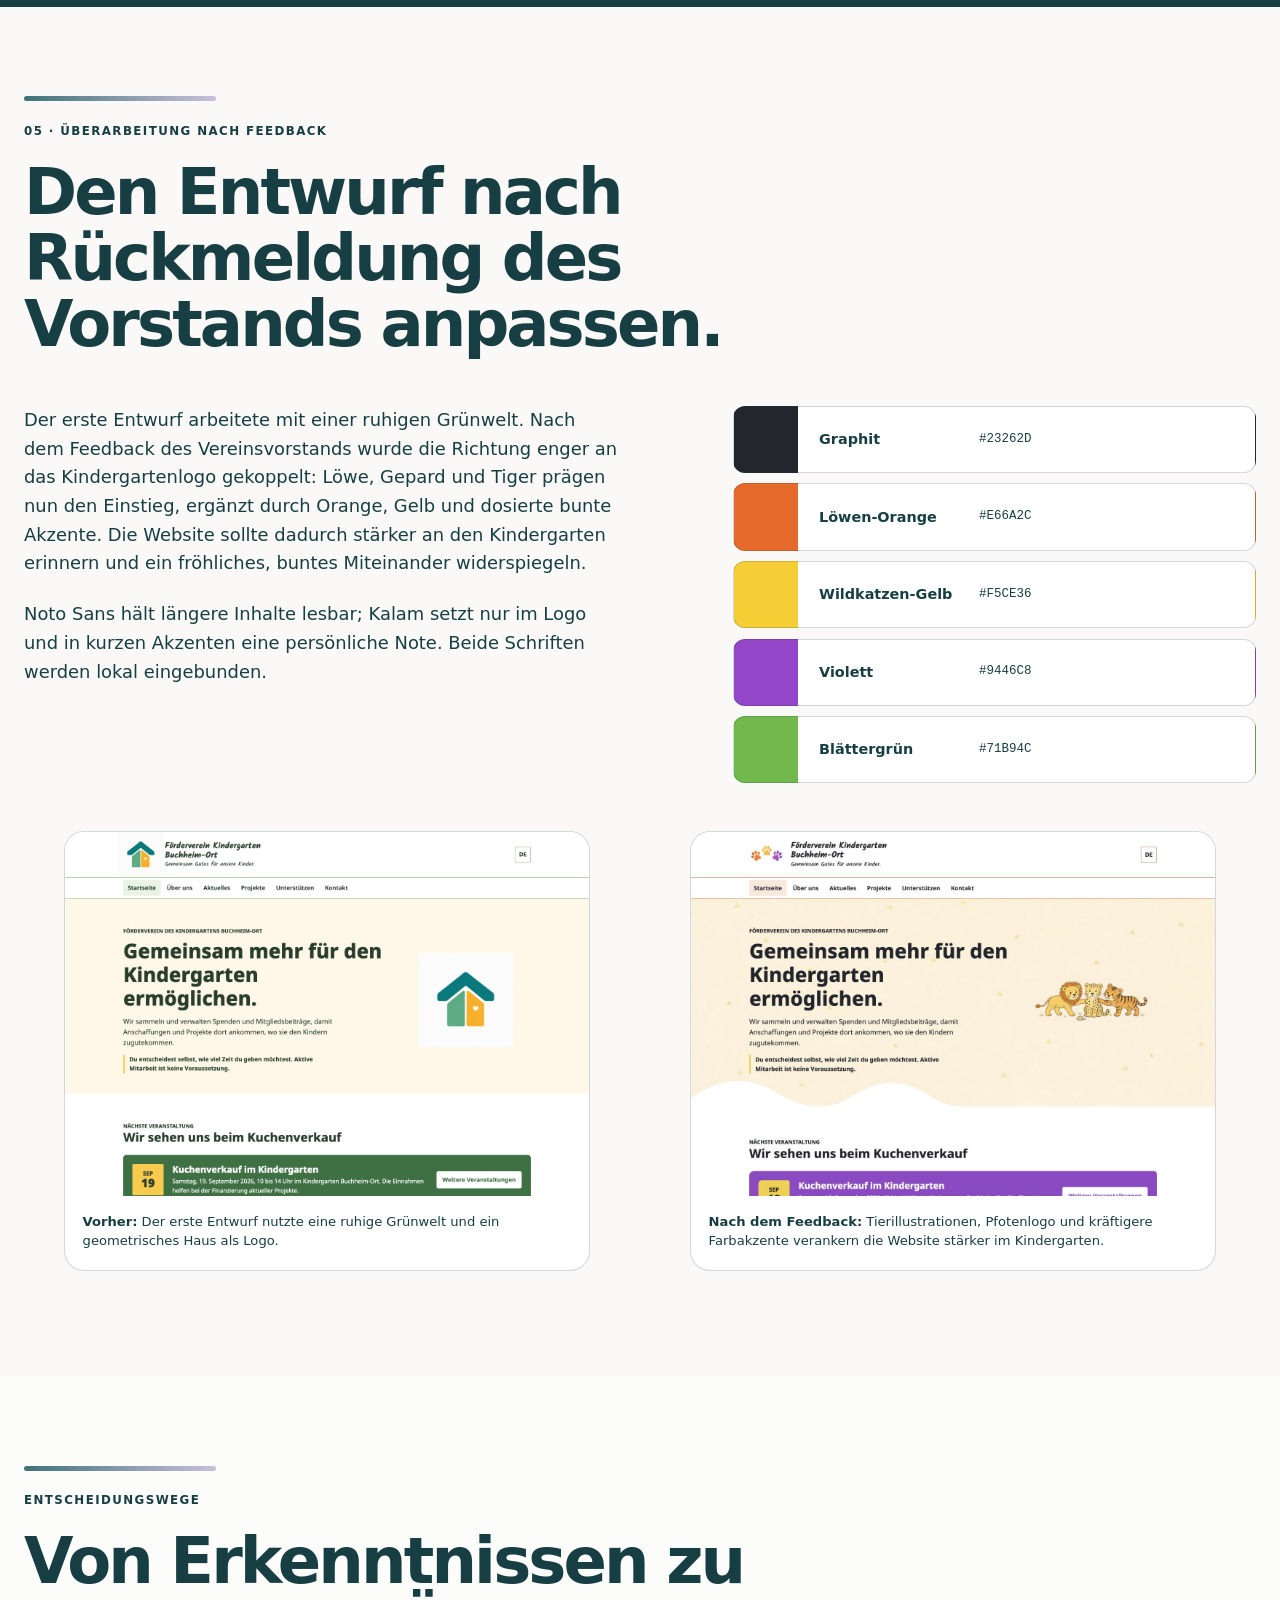
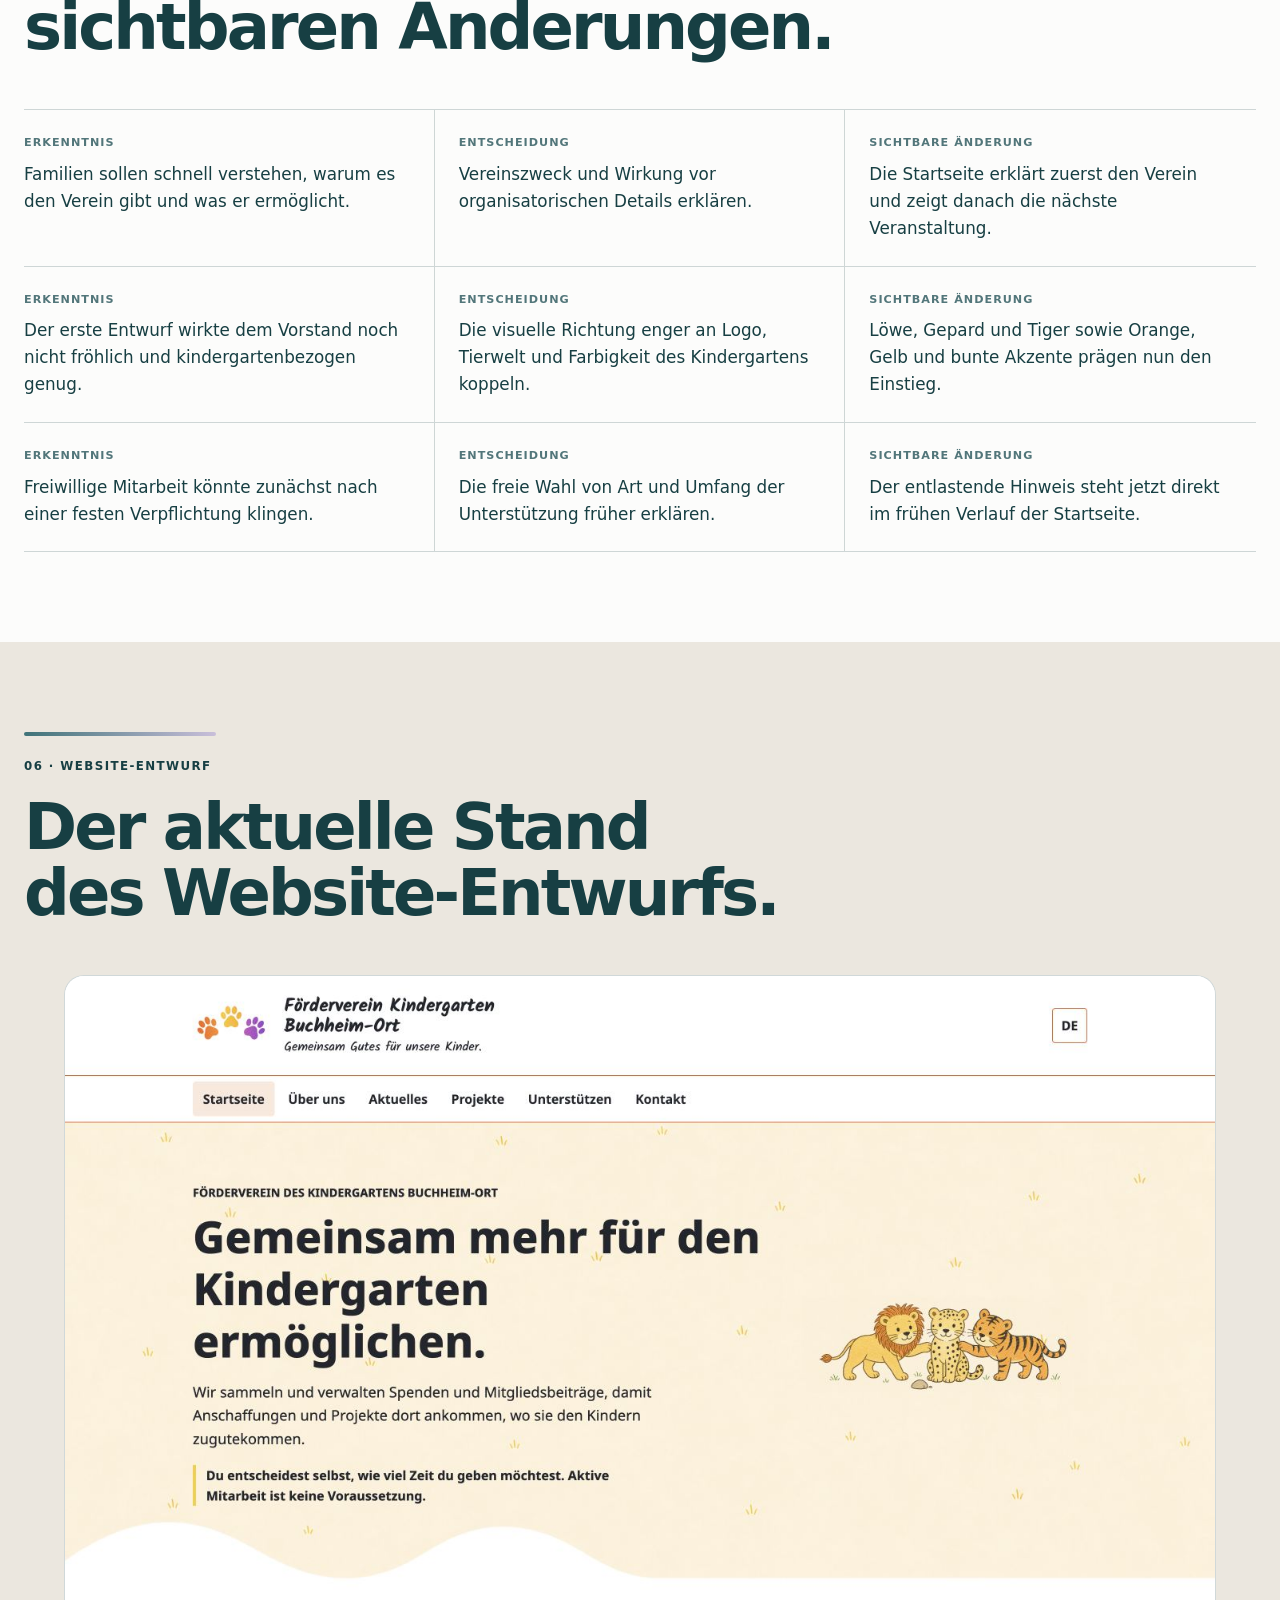
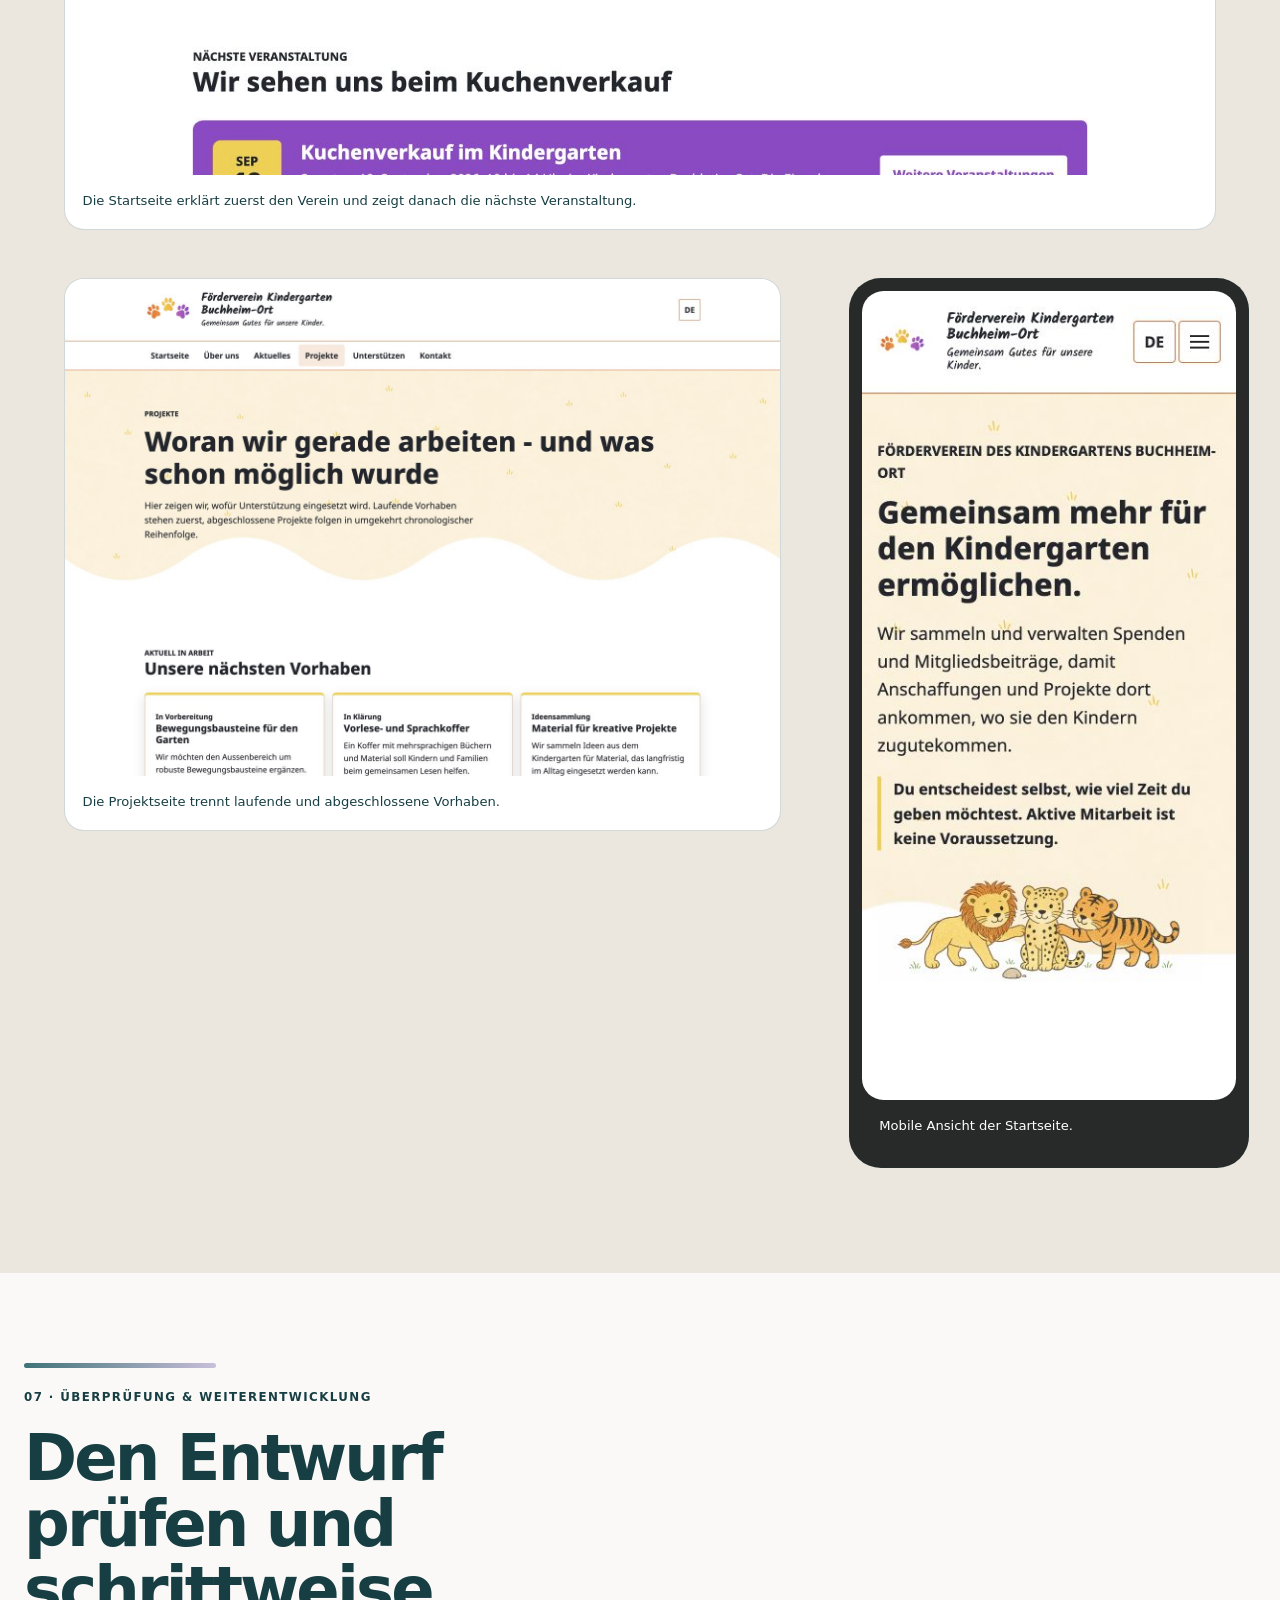
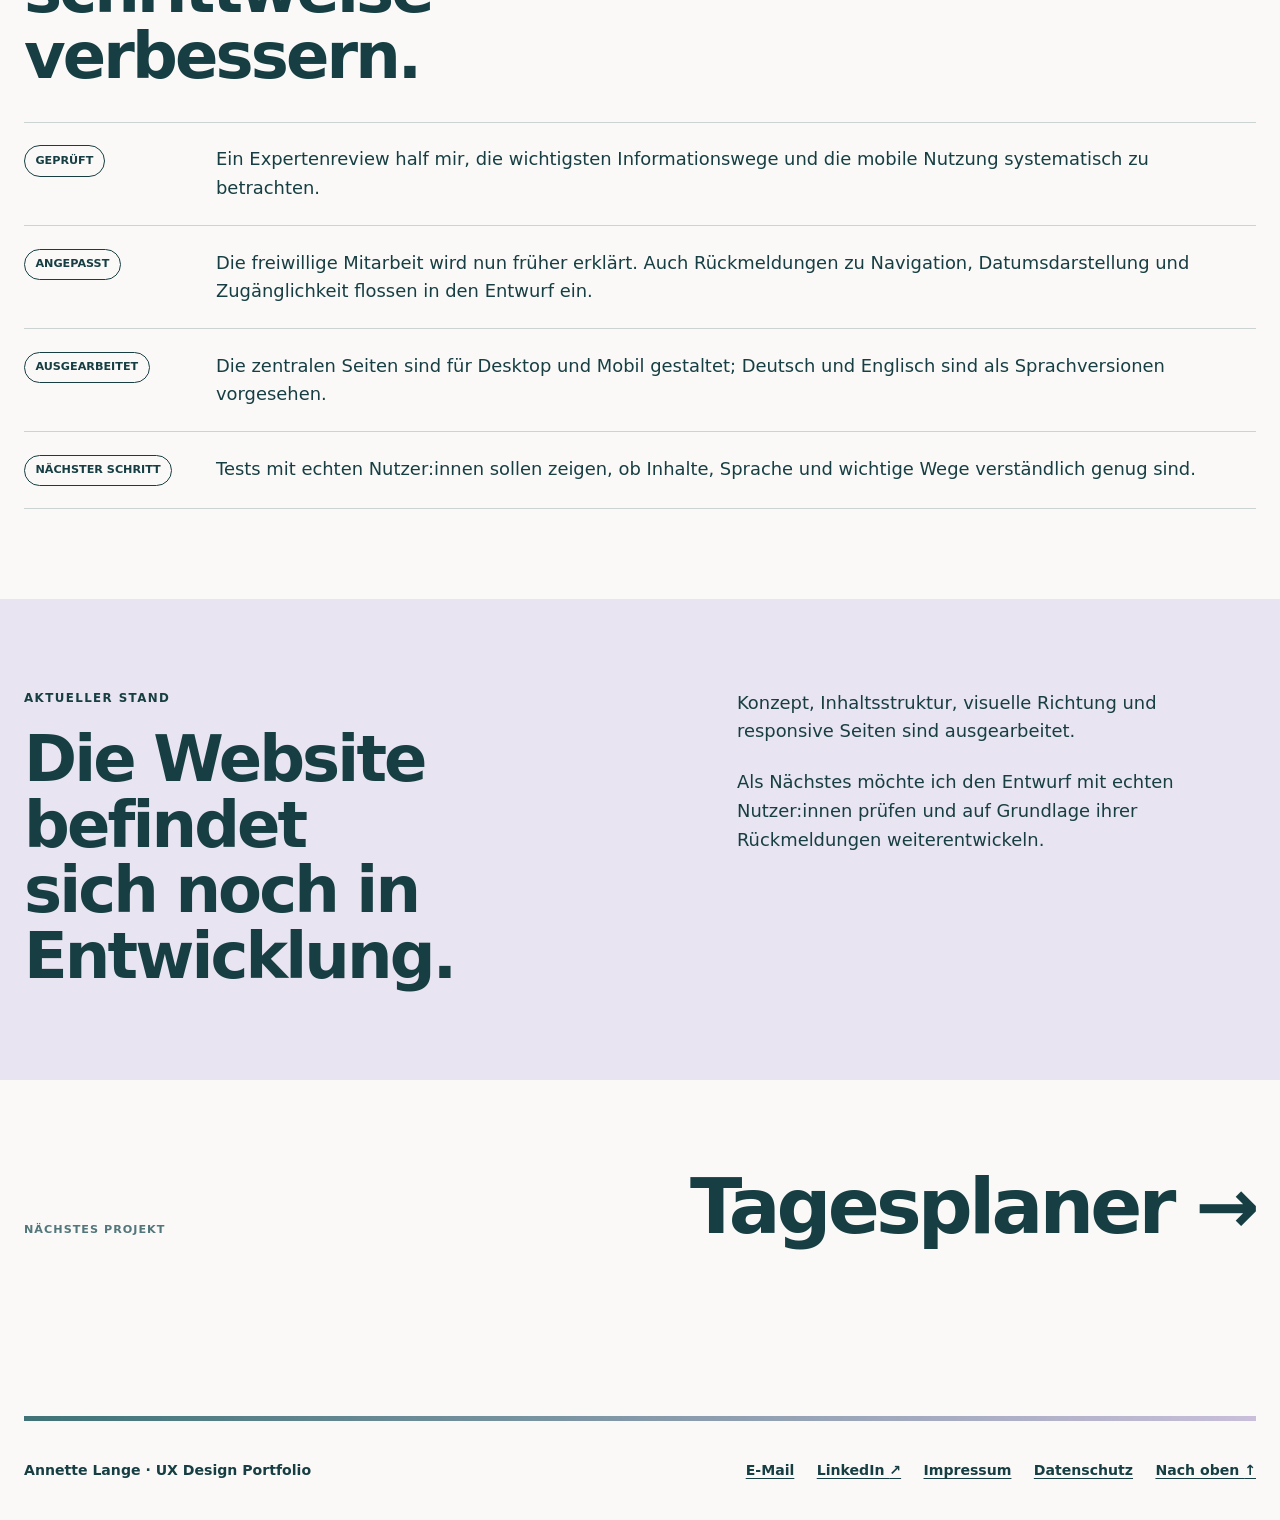
<file: projekt-foerderverein.html>
<!doctype html>
<html lang="de">
<head>
  <meta charset="utf-8">
  <meta name="viewport" content="width=device-width, initial-scale=1">
  <meta name="description" content="UX Case Study: Konzeption und Gestaltung einer responsiven Informationswebsite für den Förderverein Kindergarten Buchheim-Ort.">
  <title>Förderverein · UX Case Study · Annette Lange</title>
  <link rel="icon" href="assets/icons/favicon.svg?v=20260819b" type="image/svg+xml">
  <link rel="stylesheet" href="styles.css">
  <link rel="stylesheet" href="design-vorschlag.css?v=20260819f">
</head>
<body class="motif-concept case-page case-page--violet">
  <a class="skip-link" href="#main">Direkt zum Inhalt</a>

  <header class="site-header">
    <a class="brand" href="index.html" aria-label="Zur Portfolio-Startseite">
      <span class="brand__mark" aria-hidden="true">AL</span>
      <span>Annette Lange</span>
    </a>
    <nav class="site-nav" aria-label="Projektnavigation">
      <a href="index.html#projekte">Alle Projekte</a>
      <a href="projekt-zweite-liebe.html">Vorheriges Projekt <span aria-hidden="true">←</span></a>
      <a href="projekt-tagesplaner.html">Nächstes Projekt <span aria-hidden="true">→</span></a>
    </nav>
  </header>

  <main id="main">
    <article>
      <header class="case-hero section-shell">
        <div class="case-hero__copy">
          <p class="eyebrow">UX-Konzept · UI Design · Frontend</p>
          <h1>Förderverein</h1>
          <p class="case-hero__lead">Für den neuen Förderverein habe ich eine mehrseitige Informationswebsite konzipiert und als statischen Entwurf umgesetzt.</p>
          <div class="tag-row" aria-label="Projektmerkmale">
            <span>Responsive Website</span>
            <span>DE &amp; EN</span>
            <span>In Entwicklung</span>
          </div>
        </div>
        <div class="case-hero__visual case-hero__visual--browser">
          <img src="assets/images/foerderverein/foerderverein-desktop-startseite.png" alt="Responsive Startseite des Fördervereins Kindergarten Buchheim-Ort" width="1440" height="1000">
        </div>
        <section class="case-facts" aria-label="Projektübersicht">
          <div><span>Problem</span><strong>Einen neuen Förderverein verständlich und vertrauenswürdig vorstellen</strong></div>
          <div><span>Rolle</span><strong>Konzeption, Informationsarchitektur, UI Design und Frontend</strong></div>
          <div><span>Vorgehen</span><strong>Inhalte → Hypothesen → Wireframe → Feedback → Umsetzung</strong></div>
          <div><span>Ergebnis</span><strong>Responsive, mehrseitige Informationswebsite auf Deutsch und Englisch</strong></div>
          <div><span>Status</span><strong>In Entwicklung</strong></div>
        </section>
      </header>

      <section class="content-section section-shell content-grid" aria-labelledby="context-title">
        <div class="section-heading">
          <p class="eyebrow">01 · Kontext</p>
          <h2 id="context-title">Ausgangslage und Ziel der Website.</h2>
        </div>
        <div class="prose">
          <p>Der Förderverein organisiert finanzielle Unterstützung für den Kindergarten Buchheim-Ort. Die Website soll erklären, warum der Verein existiert, wie Unterstützung funktioniert und wofür Mittel eingesetzt werden.</p>
          <p>Als Grundlage habe ich die Vereinssatzung und vorhandene Inhalte ausgewertet. Daraus entstand eine erste Struktur, die wichtige Fragen von Familien und Unterstützenden verständlich beantworten soll.</p>
          <div class="goal-box">
            <span>Designfrage</span>
            <p>Wie können Eltern, Großeltern und Interessierte schnell verständliche Informationen finden, sodass Transparenz und Vertrauen entstehen?</p>
          </div>
        </div>
      </section>

      <section class="content-section content-section--tint" aria-labelledby="research-title">
        <div class="section-shell">
          <div class="section-heading section-heading--wide">
            <p class="eyebrow">02 · Ausgangspunkte &amp; Hypothesen</p>
            <h2 id="research-title">Erste Bedürfnisse sammeln und als Hypothesen behandeln.</h2>
          </div>
          <div class="process-cards">
            <div>
              <span class="process-cards__number">01</span>
              <h3>Zielgruppen-Perspektiven</h3>
              <p>Bedürfnisse von Eltern, Angehörigen, Unterstützenden und Website-Pflegenden wurden zunächst als offene Annahmen formuliert.</p>
            </div>
            <div>
              <span class="process-cards__number">02</span>
              <h3>Fragen &amp; Erwartungen</h3>
              <p>Für zusätzliche Perspektiven nutzte ich KI-gestützte Rollensimulationen. Die Ergebnisse behandelte ich als Hypothesen, nicht als Ersatz für Gespräche mit echten Personen.</p>
            </div>
            <div>
              <span class="process-cards__number">03</span>
              <h3>Prioritäten für die erste Version</h3>
              <p>Verständnis des Vereins, transparente Mittelverwendung und zugängliche Inhalte erhielten für die erste Version Vorrang.</p>
            </div>
          </div>
          <blockquote class="pull-quote">„Es kommt unseren eigenen Kindern zugute.“<cite>Grundgedanke aus dem Projektkontext</cite></blockquote>
        </div>
      </section>

      <section class="content-section section-shell" aria-labelledby="ia-title">
        <div class="section-heading section-heading--wide">
          <p class="eyebrow">03 · Informationsarchitektur</p>
          <h2 id="ia-title">Inhalte ordnen und wichtige Wege festhalten.</h2>
        </div>
        <div class="sitemap" aria-label="Sitemap des Förderverein-Projekts">
          <div class="sitemap__root">Startseite</div>
          <div class="sitemap__children">
            <span>Über uns</span>
            <span>Projekte</span>
            <span>Unterstützen</span>
            <span>Aktuelles</span>
            <span>Kontakt</span>
            <span>Impressum</span>
            <span>Datenschutz</span>
          </div>
        </div>
        <div class="content-grid content-grid--reverse">
          <div class="prose">
            <p>Zuerst habe ich gesammelt, welche Fragen die Website beantworten muss. Anschließend habe ich die Inhalte auf die einzelnen Seiten verteilt und vier wichtige Wege festgehalten: den Verein verstehen, die Mittelverwendung nachvollziehen, Veranstaltungen finden und Kontakt aufnehmen.</p>
          </div>
          <ul class="number-list" aria-label="Zentrale Nutzerwege">
            <li><span>01</span>Verein verstehen</li>
            <li><span>02</span>Wirkung nachvollziehen</li>
            <li><span>03</span>Termine finden</li>
            <li><span>04</span>Kontakt aufnehmen</li>
          </ul>
        </div>
      </section>

      <section class="content-section content-section--ink" aria-labelledby="wireframe-title">
        <div class="section-shell wireframe-section">
          <div class="section-heading">
            <p class="eyebrow">04 · Mobile-first Wireframe</p>
            <h2 id="wireframe-title">Die Inhaltsreihenfolge zuerst im mobilen Wireframe prüfen.</h2>
            <p>Der Wireframe-Entwurf prüfte die Inhaltsreihenfolge, bevor Farben, Bildmaterial und finale Texte hinzukamen. Die Sprachauswahl liegt im Header, rechtliche Seiten bleiben im Footer erreichbar.</p>
          </div>
          <figure class="phone-frame phone-frame--wireframe">
            <img src="assets/images/foerderverein/foerderverein-mobile-wireframe.png" alt="Mobiler Low-Fidelity-Wireframe der Förderverein-Startseite" width="390" height="960" loading="lazy">
            <figcaption>Mobiler Startseiten-Wireframe in Figma</figcaption>
          </figure>
        </div>
      </section>

      <section class="content-section section-shell" aria-labelledby="visual-title">
        <div class="section-heading section-heading--wide">
          <p class="eyebrow">05 · Überarbeitung nach Feedback</p>
          <h2 id="visual-title">Den Entwurf nach Rückmeldung des Vorstands anpassen.</h2>
        </div>
        <div class="content-grid">
          <div class="prose">
            <p>Der erste Entwurf arbeitete mit einer ruhigen Grünwelt. Nach dem Feedback des Vereinsvorstands wurde die Richtung enger an das Kindergartenlogo gekoppelt: Löwe, Gepard und Tiger prägen nun den Einstieg, ergänzt durch Orange, Gelb und dosierte bunte Akzente. Die Website sollte dadurch stärker an den Kindergarten erinnern und ein fröhliches, buntes Miteinander widerspiegeln.</p>
            <p>Noto Sans hält längere Inhalte lesbar; Kalam setzt nur im Logo und in kurzen Akzenten eine persönliche Note. Beide Schriften werden lokal eingebunden.</p>
          </div>
          <div class="palette" aria-label="Farbpalette des Website-Entwurfs">
            <span style="--swatch:#23262d"><b>Graphit</b>#23262D</span>
            <span style="--swatch:#e66a2c"><b>Löwen-Orange</b>#E66A2C</span>
            <span style="--swatch:#f5ce36"><b>Wildkatzen-Gelb</b>#F5CE36</span>
            <span style="--swatch:#9446c8"><b>Violett</b>#9446C8</span>
            <span style="--swatch:#71b94c"><b>Blättergrün</b>#71B94C</span>
          </div>
        </div>
        <div class="feedback-comparison" aria-label="Vergleich des ersten und des überarbeiteten Entwurfs">
          <figure>
            <img src="assets/images/foerderverein/foerderverein-desktop-startseite-erster-entwurf.png" alt="Erster Desktop-Entwurf der Förderverein-Startseite mit grünem Farbschema und Haus-Logo" width="1440" height="1000" loading="lazy">
            <figcaption><strong>Vorher:</strong> Der erste Entwurf nutzte eine ruhige Grünwelt und ein geometrisches Haus als Logo.</figcaption>
          </figure>
          <figure>
            <img src="assets/images/foerderverein/foerderverein-desktop-startseite.png" alt="Überarbeitete Desktop-Startseite mit Wildkatzen-Illustration, Pfotenlogo und farbigen Akzenten" width="1440" height="1000" loading="lazy">
            <figcaption><strong>Nach dem Feedback:</strong> Tierillustrationen, Pfotenlogo und kräftigere Farbakzente verankern die Website stärker im Kindergarten.</figcaption>
          </figure>
        </div>
      </section>

      <section class="content-section content-section--decision" aria-labelledby="foerderverein-decisions-title">
        <div class="section-shell">
          <div class="section-heading section-heading--wide">
            <p class="eyebrow">Entscheidungswege</p>
            <h2 id="foerderverein-decisions-title">Von Erkenntnissen zu sichtbaren Änderungen.</h2>
          </div>
          <div class="decision-chain">
            <article>
              <div><span>Erkenntnis</span><p>Familien sollen schnell verstehen, warum es den Verein gibt und was er ermöglicht.</p></div>
              <div><span>Entscheidung</span><p>Vereinszweck und Wirkung vor organisatorischen Details erklären.</p></div>
              <div><span>Sichtbare Änderung</span><p>Die Startseite erklärt zuerst den Verein und zeigt danach die nächste Veranstaltung.</p></div>
            </article>
            <article>
              <div><span>Erkenntnis</span><p>Der erste Entwurf wirkte dem Vorstand noch nicht fröhlich und kindergartenbezogen genug.</p></div>
              <div><span>Entscheidung</span><p>Die visuelle Richtung enger an Logo, Tierwelt und Farbigkeit des Kindergartens koppeln.</p></div>
              <div><span>Sichtbare Änderung</span><p>Löwe, Gepard und Tiger sowie Orange, Gelb und bunte Akzente prägen nun den Einstieg.</p></div>
            </article>
            <article>
              <div><span>Erkenntnis</span><p>Freiwillige Mitarbeit könnte zunächst nach einer festen Verpflichtung klingen.</p></div>
              <div><span>Entscheidung</span><p>Die freie Wahl von Art und Umfang der Unterstützung früher erklären.</p></div>
              <div><span>Sichtbare Änderung</span><p>Der entlastende Hinweis steht jetzt direkt im frühen Verlauf der Startseite.</p></div>
            </article>
          </div>
        </div>
      </section>

      <section class="content-section content-section--gallery" aria-labelledby="solution-title">
        <div class="section-shell">
          <div class="section-heading section-heading--wide">
            <p class="eyebrow">06 · Website-Entwurf</p>
            <h2 id="solution-title">Der aktuelle Stand des Website-Entwurfs.</h2>
          </div>
          <figure class="wide-screen">
            <img src="assets/images/foerderverein/foerderverein-desktop-startseite.png" alt="Desktop-Startseite mit Vereinszweck und Wildkatzen-Illustration" width="1440" height="1000" loading="lazy">
            <figcaption>Die Startseite erklärt zuerst den Verein und zeigt danach die nächste Veranstaltung.</figcaption>
          </figure>
          <div class="screen-story screen-story--balanced">
            <figure class="screen-story__desktop">
              <img src="assets/images/foerderverein/foerderverein-desktop-projekte.png" alt="Desktop-Projektseite mit laufenden und abgeschlossenen Vorhaben" width="1440" height="1000" loading="lazy">
              <figcaption>Die Projektseite trennt laufende und abgeschlossene Vorhaben.</figcaption>
            </figure>
            <figure class="phone-frame">
              <img src="assets/images/foerderverein/foerderverein-mobile-startseite.png" alt="Mobiler Einstieg der Förderverein-Startseite" width="390" height="844" loading="lazy">
              <figcaption>Mobile Ansicht der Startseite.</figcaption>
            </figure>
          </div>
        </div>
      </section>

      <section class="content-section section-shell" aria-labelledby="evaluation-title">
        <div class="section-heading">
          <p class="eyebrow">07 · Überprüfung &amp; Weiterentwicklung</p>
          <h2 id="evaluation-title">Den Entwurf prüfen und schrittweise verbessern.</h2>
        </div>
        <div class="evaluation-list">
          <div><span>Geprüft</span><p>Ein Expertenreview half mir, die wichtigsten Informationswege und die mobile Nutzung systematisch zu betrachten.</p></div>
          <div><span>Angepasst</span><p>Die freiwillige Mitarbeit wird nun früher erklärt. Auch Rückmeldungen zu Navigation, Datumsdarstellung und Zugänglichkeit flossen in den Entwurf ein.</p></div>
          <div><span>Ausgearbeitet</span><p>Die zentralen Seiten sind für Desktop und Mobil gestaltet; Deutsch und Englisch sind als Sprachversionen vorgesehen.</p></div>
          <div><span>Nächster Schritt</span><p>Tests mit echten Nutzer:innen sollen zeigen, ob Inhalte, Sprache und wichtige Wege verständlich genug sind.</p></div>
        </div>
      </section>

      <section class="content-section content-section--accent">
        <div class="section-shell reflection-grid">
          <div>
            <p class="eyebrow">Aktueller Stand</p>
            <h2>Die Website befindet sich noch in Entwicklung.</h2>
          </div>
          <div class="prose">
            <p>Konzept, Inhaltsstruktur, visuelle Richtung und responsive Seiten sind ausgearbeitet.</p>
            <p>Als Nächstes möchte ich den Entwurf mit echten Nutzer:innen prüfen und auf Grundlage ihrer Rückmeldungen weiterentwickeln.</p>
          </div>
        </div>
      </section>
    </article>

    <nav class="next-project section-shell" aria-label="Nächstes Projekt">
      <span>Nächstes Projekt</span>
      <a href="projekt-tagesplaner.html">Tagesplaner <span aria-hidden="true">→</span></a>
    </nav>
  </main>

  <footer class="site-footer">
    <p>Annette Lange · UX Design Portfolio</p>
    <nav class="footer-links" aria-label="Weiterführende Links">
      <a href="mailto:annette.lange@gmx.de">E-Mail</a>
      <a href="https://www.linkedin.com/in/annette-lange" target="_blank" rel="noopener noreferrer">LinkedIn <span aria-hidden="true">↗</span></a>
      <a href="impressum.html">Impressum</a>
      <a href="datenschutz.html">Datenschutz</a>
      <a href="#main">Nach oben <span aria-hidden="true">↑</span></a>
    </nav>
  </footer>
</body>
</html>
</file>
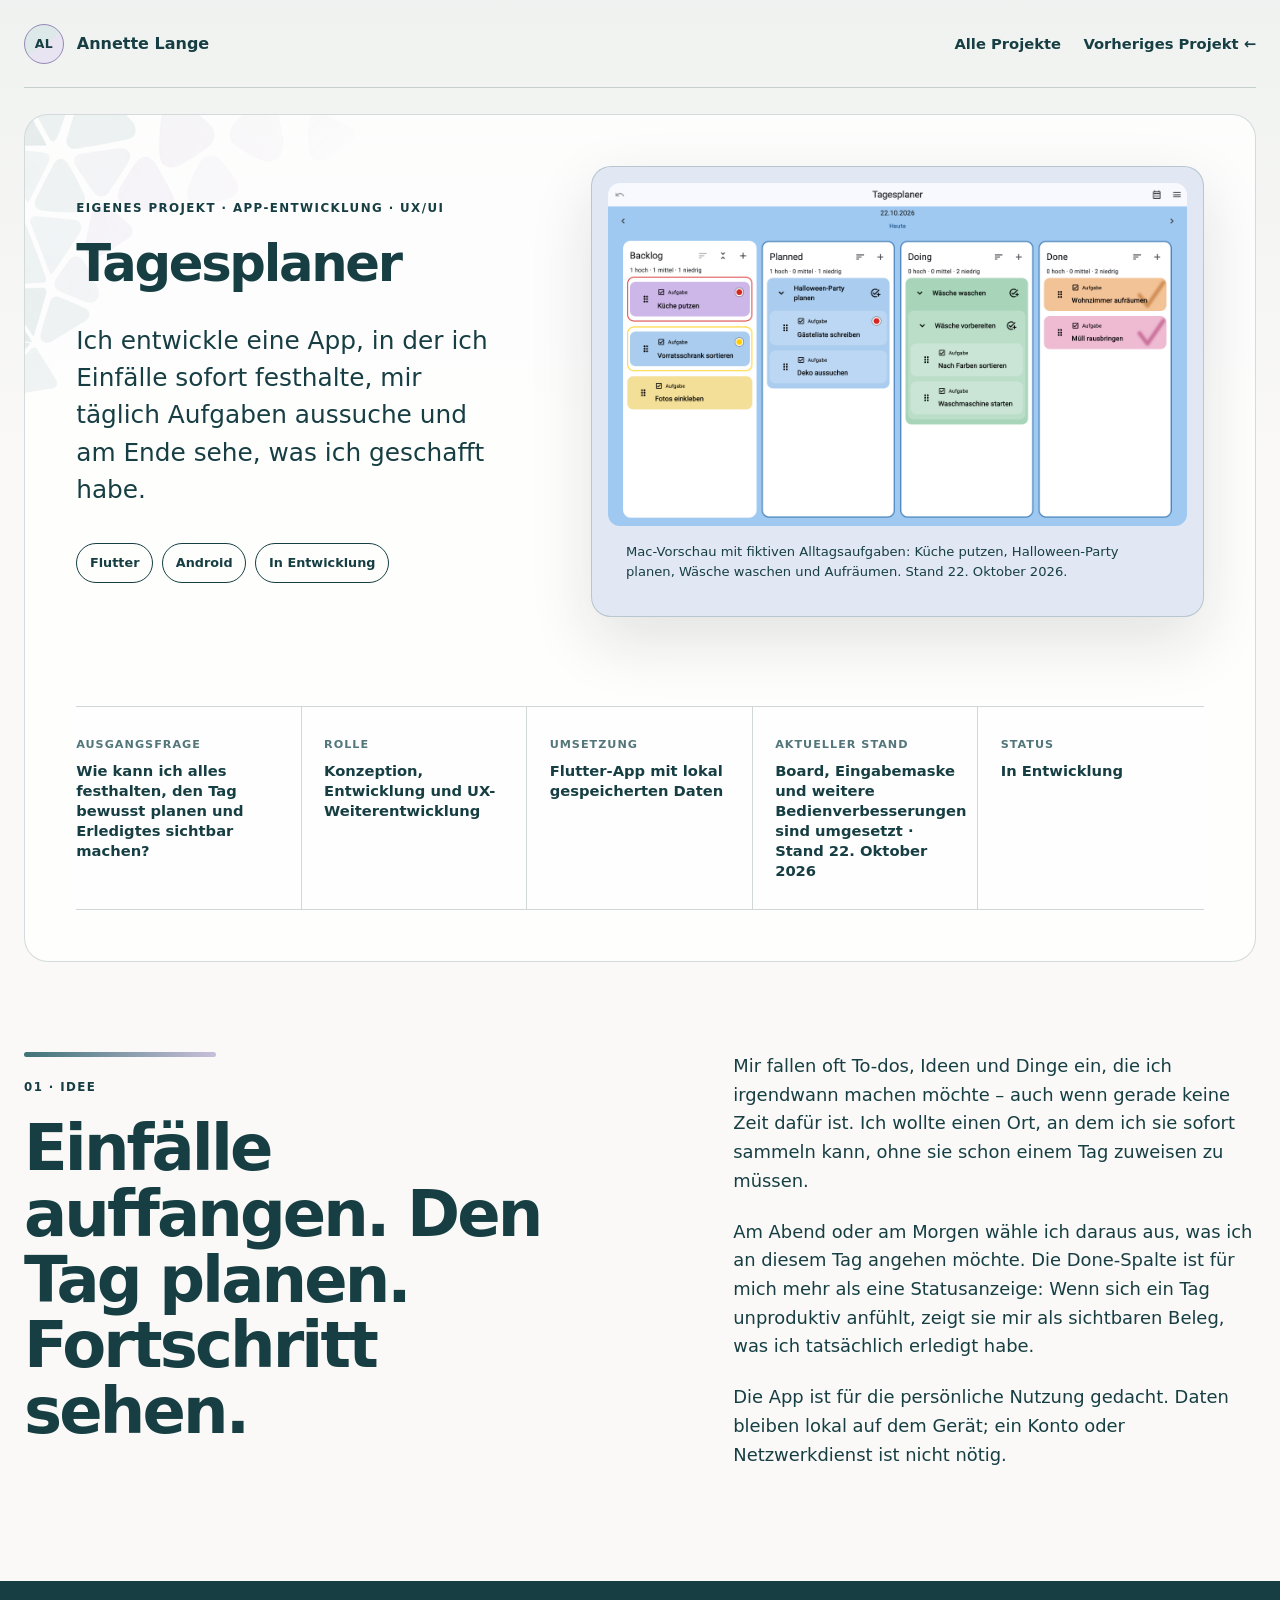
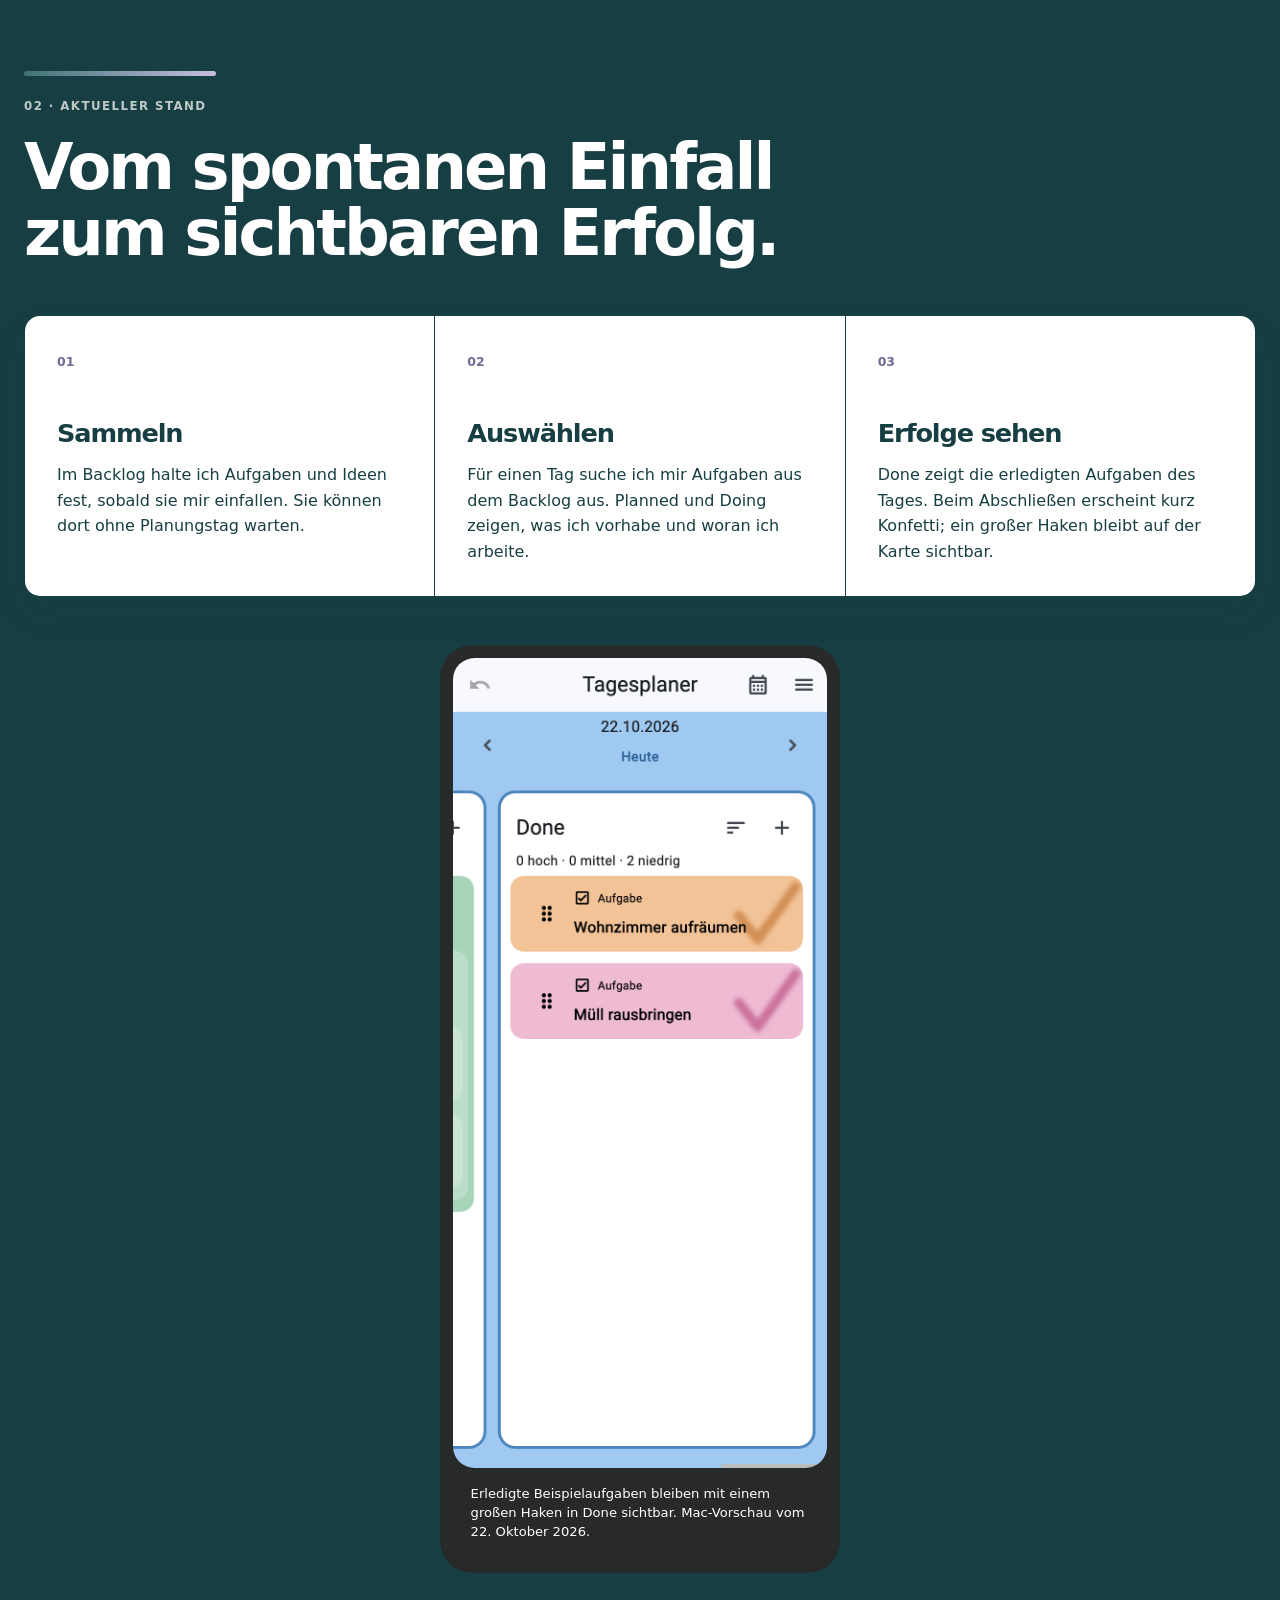
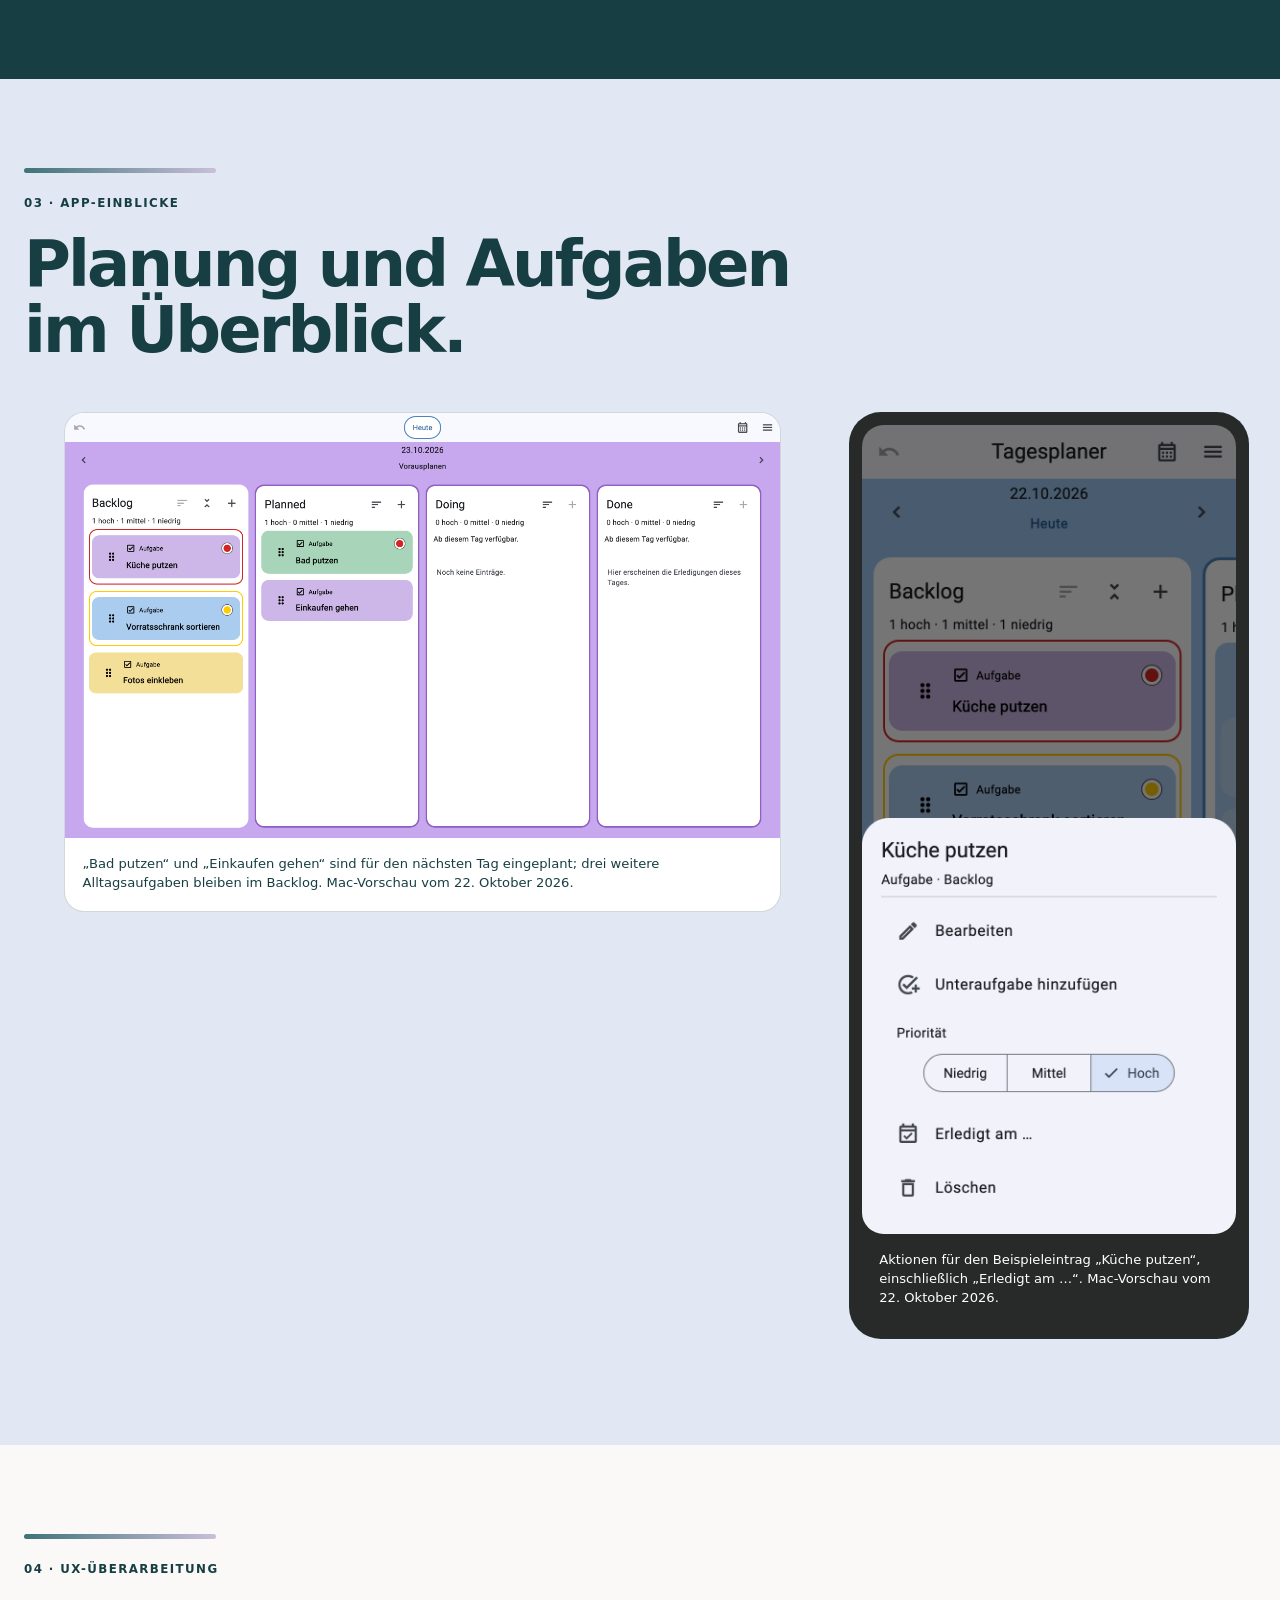
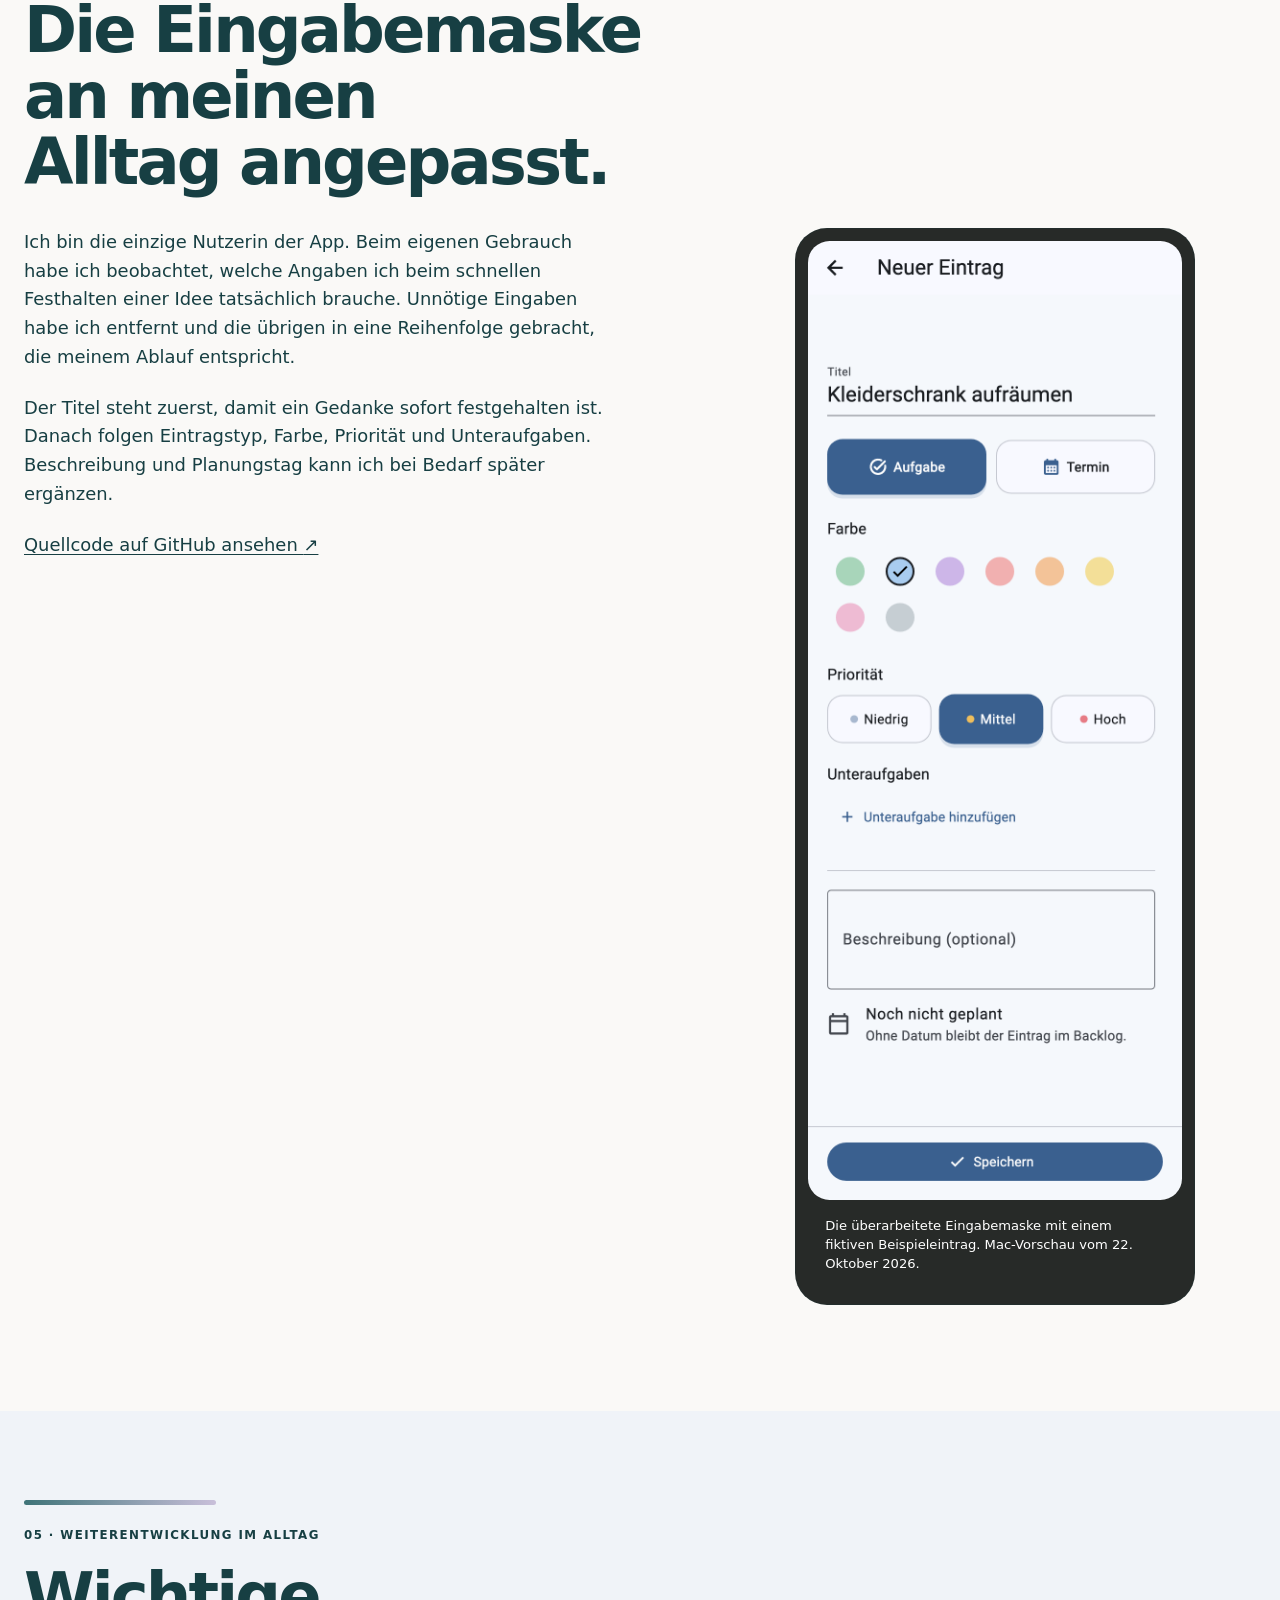
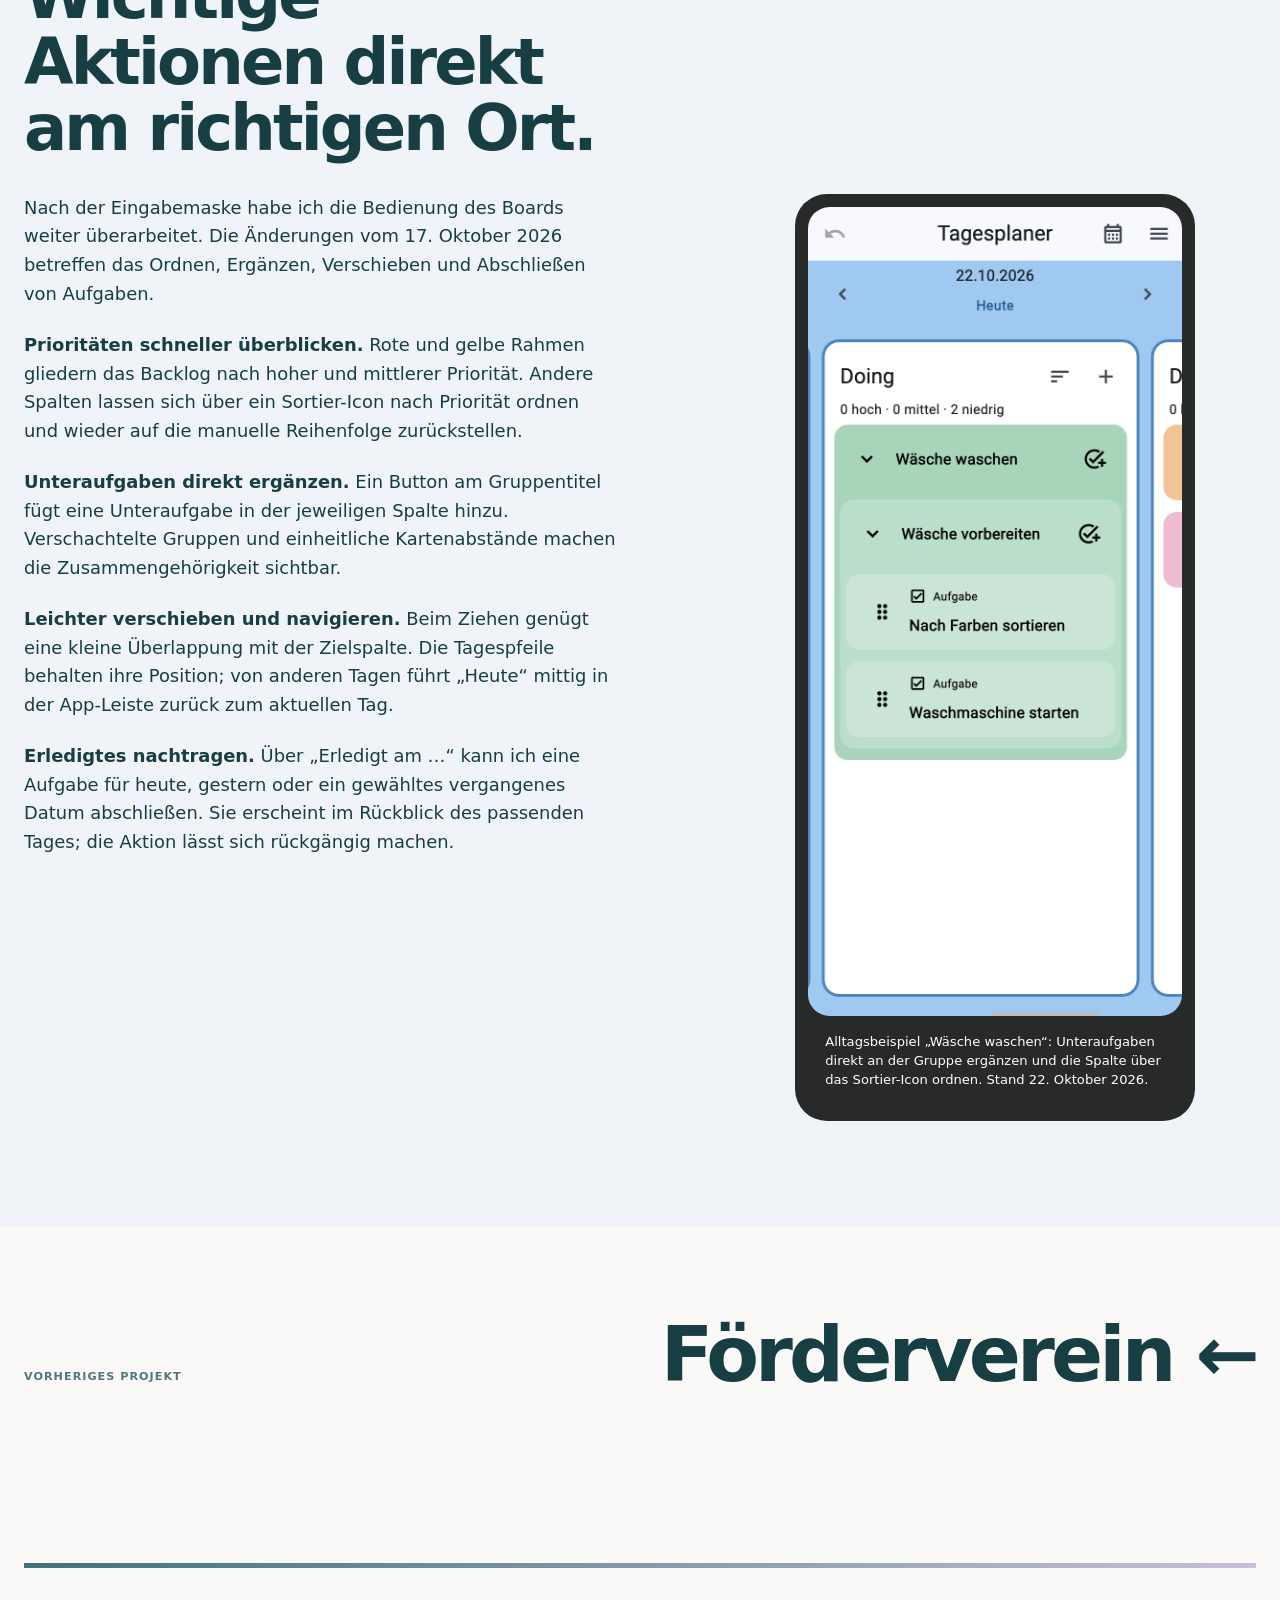
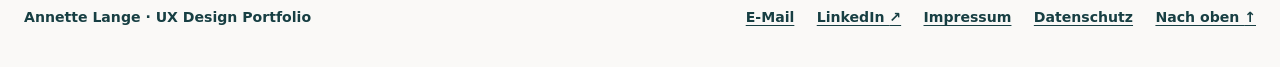
<file: projekt-tagesplaner.html>
<!doctype html>
<html lang="de">
<head>
  <meta charset="utf-8">
  <meta name="viewport" content="width=device-width, initial-scale=1">
  <meta name="description" content="Tagesplaner: eine persönliche Flutter-App, um To-dos und Ideen zu sammeln, den Tag bewusst zu planen und Erledigtes sichtbar zu machen.">
  <title>Tagesplaner · App-Projekt · Annette Lange</title>
  <link rel="icon" href="assets/icons/favicon.svg?v=20260819b" type="image/svg+xml">
  <link rel="stylesheet" href="styles.css">
  <link rel="stylesheet" href="design-vorschlag.css?v=20260819f">
</head>
<body class="motif-concept case-page case-page--tagesplaner">
  <a class="skip-link" href="#main">Direkt zum Inhalt</a>

  <header class="site-header">
    <a class="brand" href="index.html" aria-label="Zur Portfolio-Startseite">
      <span class="brand__mark" aria-hidden="true">AL</span>
      <span>Annette Lange</span>
    </a>
    <nav class="site-nav" aria-label="Projektnavigation">
      <a href="index.html#projekte">Alle Projekte</a>
      <a href="projekt-foerderverein.html">Vorheriges Projekt <span aria-hidden="true">←</span></a>
    </nav>
  </header>

  <main id="main">
    <article>
      <header class="case-hero section-shell">
        <div class="case-hero__copy">
          <p class="eyebrow">Eigenes Projekt · App-Entwicklung · UX/UI</p>
          <h1>Tagesplaner</h1>
          <p class="case-hero__lead">Ich entwickle eine App, in der ich Einfälle sofort festhalte, mir täglich Aufgaben aussuche und am Ende sehe, was ich geschafft habe.</p>
          <div class="tag-row" aria-label="Projektmerkmale">
            <span>Flutter</span>
            <span>Android</span>
            <span>In Entwicklung</span>
          </div>
        </div>
        <figure class="case-hero__visual case-hero__visual--browser">
          <img src="assets/images/tagesplaner/board-heute.png" alt="Auf dem Mac gerenderte Tagesansicht mit fiktiven Alltagsaufgaben wie Küche putzen, Halloween-Party planen, Wäsche waschen und Wohnzimmer aufräumen in weißen Spalten" width="2760" height="1640">
          <figcaption>Mac-Vorschau mit fiktiven Alltagsaufgaben: Küche putzen, Halloween-Party planen, Wäsche waschen und Aufräumen. Stand 22. Oktober 2026.</figcaption>
        </figure>
        <section class="case-facts" aria-label="Projektübersicht">
          <div><span>Ausgangsfrage</span><strong>Wie kann ich alles festhalten, den Tag bewusst planen und Erledigtes sichtbar machen?</strong></div>
          <div><span>Rolle</span><strong>Konzeption, Entwicklung und UX-Weiterentwicklung</strong></div>
          <div><span>Umsetzung</span><strong>Flutter-App mit lokal gespeicherten Daten</strong></div>
          <div><span>Aktueller Stand</span><strong>Board, Eingabemaske und weitere Bedienverbesserungen sind umgesetzt · Stand 22. Oktober 2026</strong></div>
          <div><span>Status</span><strong>In Entwicklung</strong></div>
        </section>
      </header>

      <section class="content-section section-shell content-grid" aria-labelledby="context-title">
        <div class="section-heading">
          <p class="eyebrow">01 · Idee</p>
          <h2 id="context-title">Einfälle auffangen. Den Tag planen. Fortschritt sehen.</h2>
        </div>
        <div class="prose">
          <p>Mir fallen oft To-dos, Ideen und Dinge ein, die ich irgendwann machen möchte – auch wenn gerade keine Zeit dafür ist. Ich wollte einen Ort, an dem ich sie sofort sammeln kann, ohne sie schon einem Tag zuweisen zu müssen.</p>
          <p>Am Abend oder am Morgen wähle ich daraus aus, was ich an diesem Tag angehen möchte. Die Done-Spalte ist für mich mehr als eine Statusanzeige: Wenn sich ein Tag unproduktiv anfühlt, zeigt sie mir als sichtbaren Beleg, was ich tatsächlich erledigt habe.</p>
          <p>Die App ist für die persönliche Nutzung gedacht. Daten bleiben lokal auf dem Gerät; ein Konto oder Netzwerkdienst ist nicht nötig.</p>
        </div>
      </section>

      <section class="content-section content-section--ink" aria-labelledby="current-title">
        <div class="section-shell">
          <div class="section-heading section-heading--wide">
            <p class="eyebrow">02 · Aktueller Stand</p>
            <h2 id="current-title">Vom spontanen Einfall zum sichtbaren Erfolg.</h2>
          </div>
          <div class="process-cards">
            <div>
              <span class="process-cards__number">01</span>
              <h3>Sammeln</h3>
              <p>Im Backlog halte ich Aufgaben und Ideen fest, sobald sie mir einfallen. Sie können dort ohne Planungstag warten.</p>
            </div>
            <div>
              <span class="process-cards__number">02</span>
              <h3>Auswählen</h3>
              <p>Für einen Tag suche ich mir Aufgaben aus dem Backlog aus. Planned und Doing zeigen, was ich vorhabe und woran ich arbeite.</p>
            </div>
            <div>
              <span class="process-cards__number">03</span>
              <h3>Erfolge sehen</h3>
              <p>Done zeigt die erledigten Aufgaben des Tages. Beim Abschließen erscheint kurz Konfetti; ein großer Haken bleibt auf der Karte sichtbar.</p>
            </div>
          </div>
          <figure class="phone-frame done-preview">
            <img src="assets/images/tagesplaner/done-haken.png" alt="Done-Spalte mit den fiktiven Aufgaben „Wohnzimmer aufräumen“ und „Müll rausbringen“ sowie großen Haken auf den Karten" width="780" height="1688" loading="lazy">
            <figcaption>Erledigte Beispielaufgaben bleiben mit einem großen Haken in Done sichtbar. Mac-Vorschau vom 22. Oktober 2026.</figcaption>
          </figure>
        </div>
      </section>

      <section class="content-section content-section--gallery" aria-labelledby="screens-title">
        <div class="section-shell">
          <div class="section-heading section-heading--wide">
            <p class="eyebrow">03 · App-Einblicke</p>
            <h2 id="screens-title">Planung und Aufgaben im Überblick.</h2>
          </div>
          <div class="screen-story screen-story--balanced">
            <figure class="screen-story__desktop">
              <img src="assets/images/tagesplaner/board-vorausplanung.png" alt="Board-Vorschau für den 23. Oktober 2026 mit den fiktiven Aufgaben „Bad putzen“ und „Einkaufen gehen“ in Planned sowie drei Alltagsaufgaben im Backlog" width="2760" height="1640" loading="lazy">
              <figcaption>„Bad putzen“ und „Einkaufen gehen“ sind für den nächsten Tag eingeplant; drei weitere Alltagsaufgaben bleiben im Backlog. Mac-Vorschau vom 22. Oktober 2026.</figcaption>
            </figure>
            <figure class="phone-frame">
              <img src="assets/images/tagesplaner/aufgabenmenue.png" alt="Aufgabenmenü des fiktiven Eintrags „Küche putzen“ mit Bearbeiten, Unteraufgabe hinzufügen, Priorität und Erledigt am" width="780" height="1688" loading="lazy">
              <figcaption>Aktionen für den Beispieleintrag „Küche putzen“, einschließlich „Erledigt am …“. Mac-Vorschau vom 22. Oktober 2026.</figcaption>
            </figure>
          </div>
        </div>
      </section>

      <section class="content-section section-shell" aria-labelledby="editor-title">
        <div class="section-heading">
          <p class="eyebrow">04 · UX-Überarbeitung</p>
          <h2 id="editor-title">Die Eingabemaske an meinen Alltag angepasst.</h2>
        </div>
        <div class="content-grid">
          <div class="prose">
            <p>Ich bin die einzige Nutzerin der App. Beim eigenen Gebrauch habe ich beobachtet, welche Angaben ich beim schnellen Festhalten einer Idee tatsächlich brauche. Unnötige Eingaben habe ich entfernt und die übrigen in eine Reihenfolge gebracht, die meinem Ablauf entspricht.</p>
            <p>Der Titel steht zuerst, damit ein Gedanke sofort festgehalten ist. Danach folgen Eintragstyp, Farbe, Priorität und Unteraufgaben. Beschreibung und Planungstag kann ich bei Bedarf später ergänzen.</p>
            <p><a href="https://github.com/AnnetteLange/tagesplaner" target="_blank" rel="noopener noreferrer">Quellcode auf GitHub ansehen <span aria-hidden="true">↗</span></a></p>
          </div>
          <figure class="phone-frame">
            <img src="assets/images/tagesplaner/eintrag-erstellen.png" alt="Eingabemaske für den fiktiven Eintrag „Kleiderschrank aufräumen“ mit Titel, Typ, Farbe, Priorität, Unteraufgaben und Beschreibung" width="780" height="2000" loading="lazy">
            <figcaption>Die überarbeitete Eingabemaske mit einem fiktiven Beispieleintrag. Mac-Vorschau vom 22. Oktober 2026.</figcaption>
          </figure>
        </div>
      </section>
      <section class="content-section content-section--tint" aria-labelledby="board-update-title">
        <div class="section-shell">
          <div class="section-heading">
            <p class="eyebrow">05 · Weiterentwicklung im Alltag</p>
            <h2 id="board-update-title">Wichtige Aktionen direkt am richtigen Ort.</h2>
          </div>
          <div class="content-grid">
            <div class="prose">
              <p>Nach der Eingabemaske habe ich die Bedienung des Boards weiter überarbeitet. Die Änderungen vom 17. Oktober 2026 betreffen das Ordnen, Ergänzen, Verschieben und Abschließen von Aufgaben.</p>
              <p><strong>Prioritäten schneller überblicken.</strong> Rote und gelbe Rahmen gliedern das Backlog nach hoher und mittlerer Priorität. Andere Spalten lassen sich über ein Sortier-Icon nach Priorität ordnen und wieder auf die manuelle Reihenfolge zurückstellen.</p>
              <p><strong>Unteraufgaben direkt ergänzen.</strong> Ein Button am Gruppentitel fügt eine Unteraufgabe in der jeweiligen Spalte hinzu. Verschachtelte Gruppen und einheitliche Kartenabstände machen die Zusammengehörigkeit sichtbar.</p>
              <p><strong>Leichter verschieben und navigieren.</strong> Beim Ziehen genügt eine kleine Überlappung mit der Zielspalte. Die Tagespfeile behalten ihre Position; von anderen Tagen führt „Heute“ mittig in der App-Leiste zurück zum aktuellen Tag.</p>
              <p><strong>Erledigtes nachtragen.</strong> Über „Erledigt am …“ kann ich eine Aufgabe für heute, gestern oder ein gewähltes vergangenes Datum abschließen. Sie erscheint im Rückblick des passenden Tages; die Aktion lässt sich rückgängig machen.</p>
            </div>
            <figure class="phone-frame">
              <img src="assets/images/tagesplaner/board-unteraufgaben-mac.png" alt="Schmale App-Vorschau mit der fiktiven Aufgabe „Wäsche waschen“: verschachtelte Unteraufgaben zum Sortieren und Starten der Waschmaschine, direkte Unteraufgaben-Buttons und Sortier-Icon" width="780" height="1688" loading="lazy">
              <figcaption>Alltagsbeispiel „Wäsche waschen“: Unteraufgaben direkt an der Gruppe ergänzen und die Spalte über das Sortier-Icon ordnen. Stand 22. Oktober 2026.</figcaption>
            </figure>
          </div>
        </div>
      </section>
    </article>

    <nav class="next-project section-shell" aria-label="Vorheriges Projekt">
      <span>Vorheriges Projekt</span>
      <a href="projekt-foerderverein.html">Förderverein <span aria-hidden="true">←</span></a>
    </nav>
  </main>

  <footer class="site-footer">
    <p>Annette Lange · UX Design Portfolio</p>
    <nav class="footer-links" aria-label="Weiterführende Links">
      <a href="mailto:annette.lange@gmx.de">E-Mail</a>
      <a href="https://www.linkedin.com/in/annette-lange" target="_blank" rel="noopener noreferrer">LinkedIn <span aria-hidden="true">↗</span></a>
      <a href="impressum.html">Impressum</a>
      <a href="datenschutz.html">Datenschutz</a>
      <a href="#main">Nach oben <span aria-hidden="true">↑</span></a>
    </nav>
  </footer>
</body>
</html>
</file>
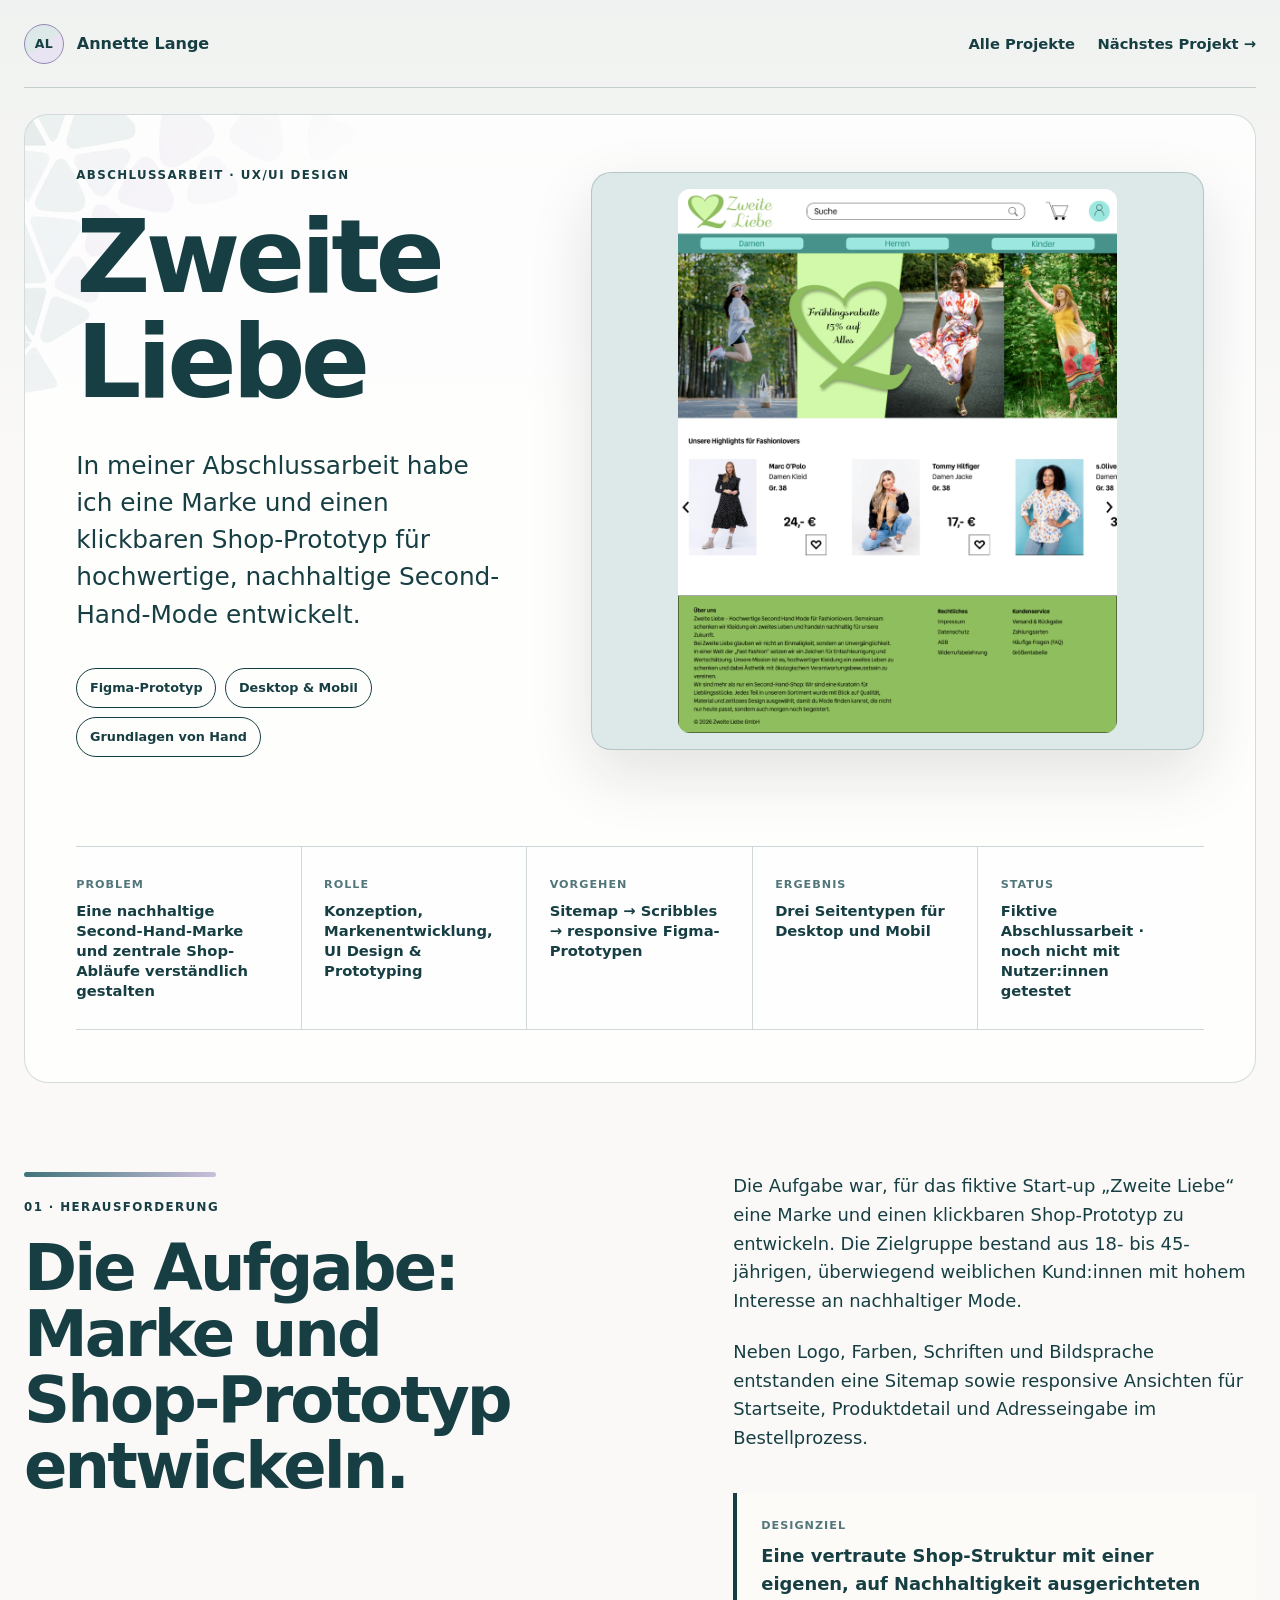
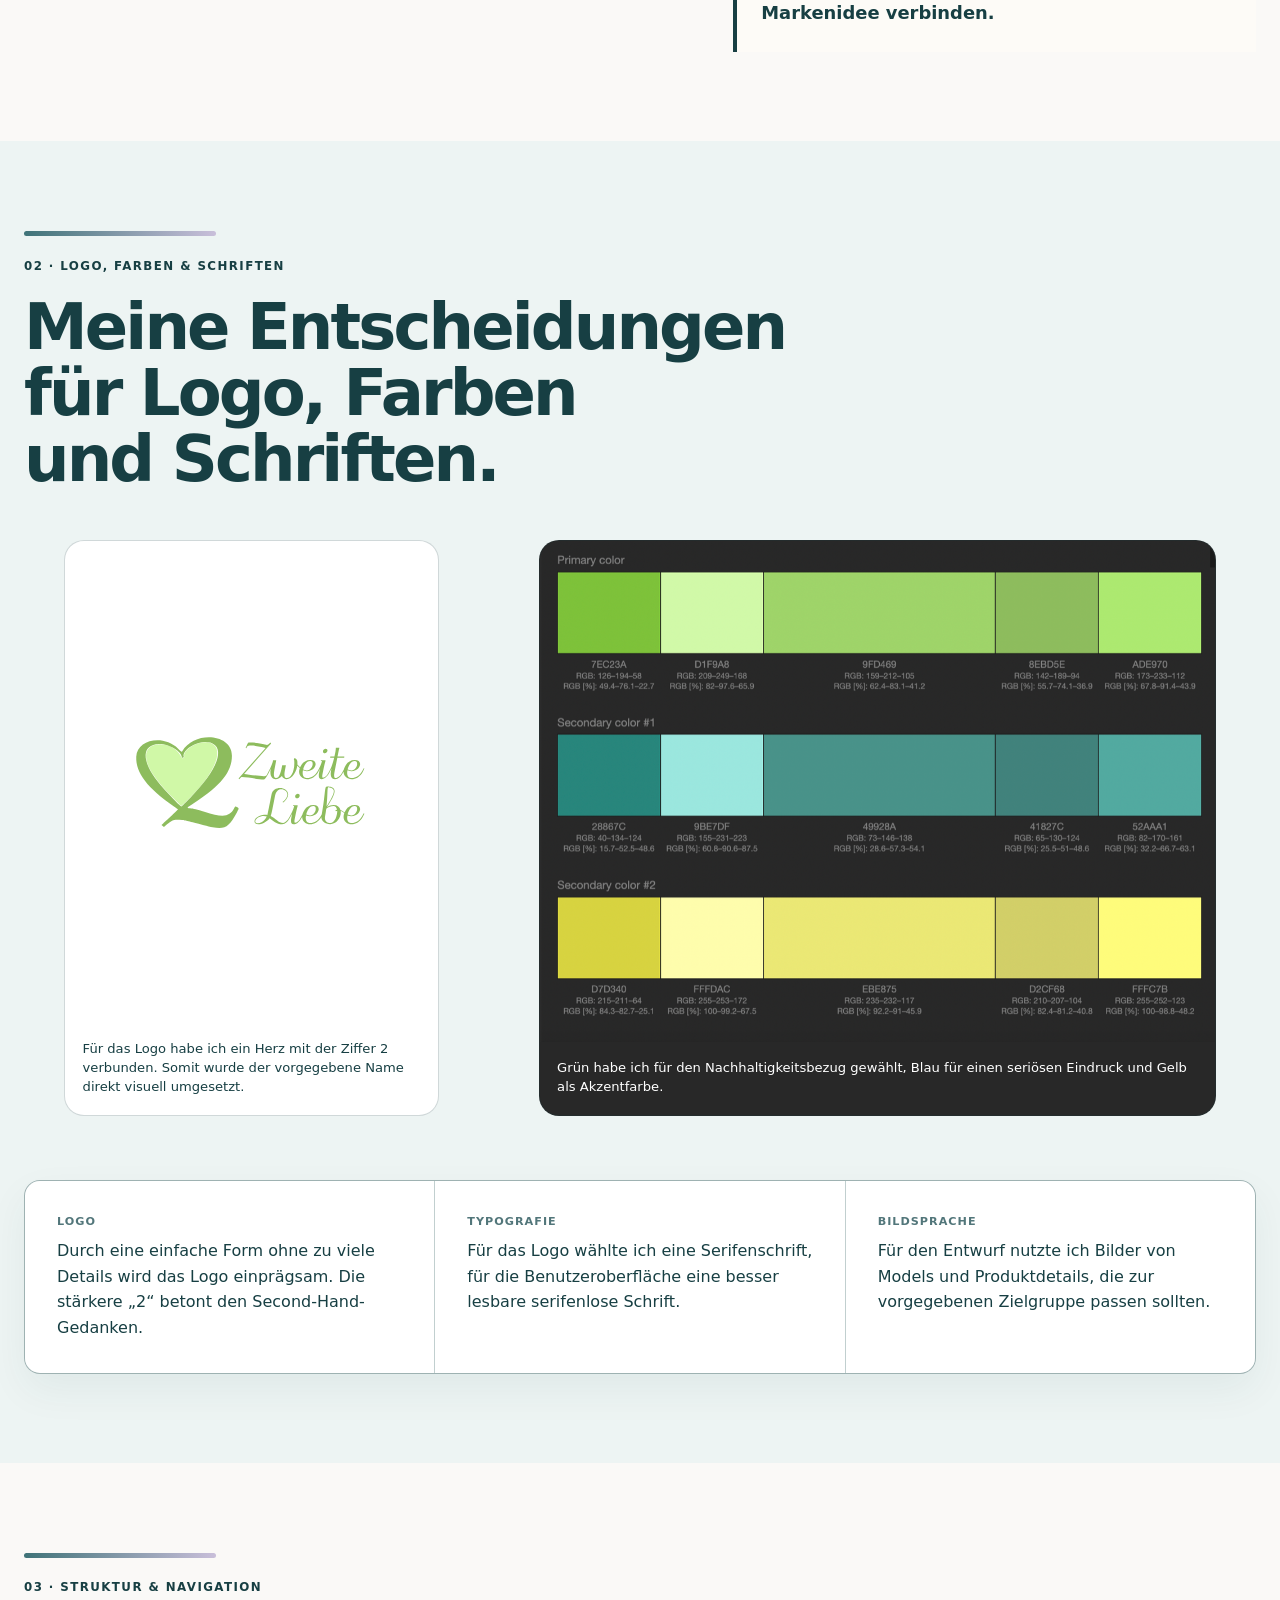
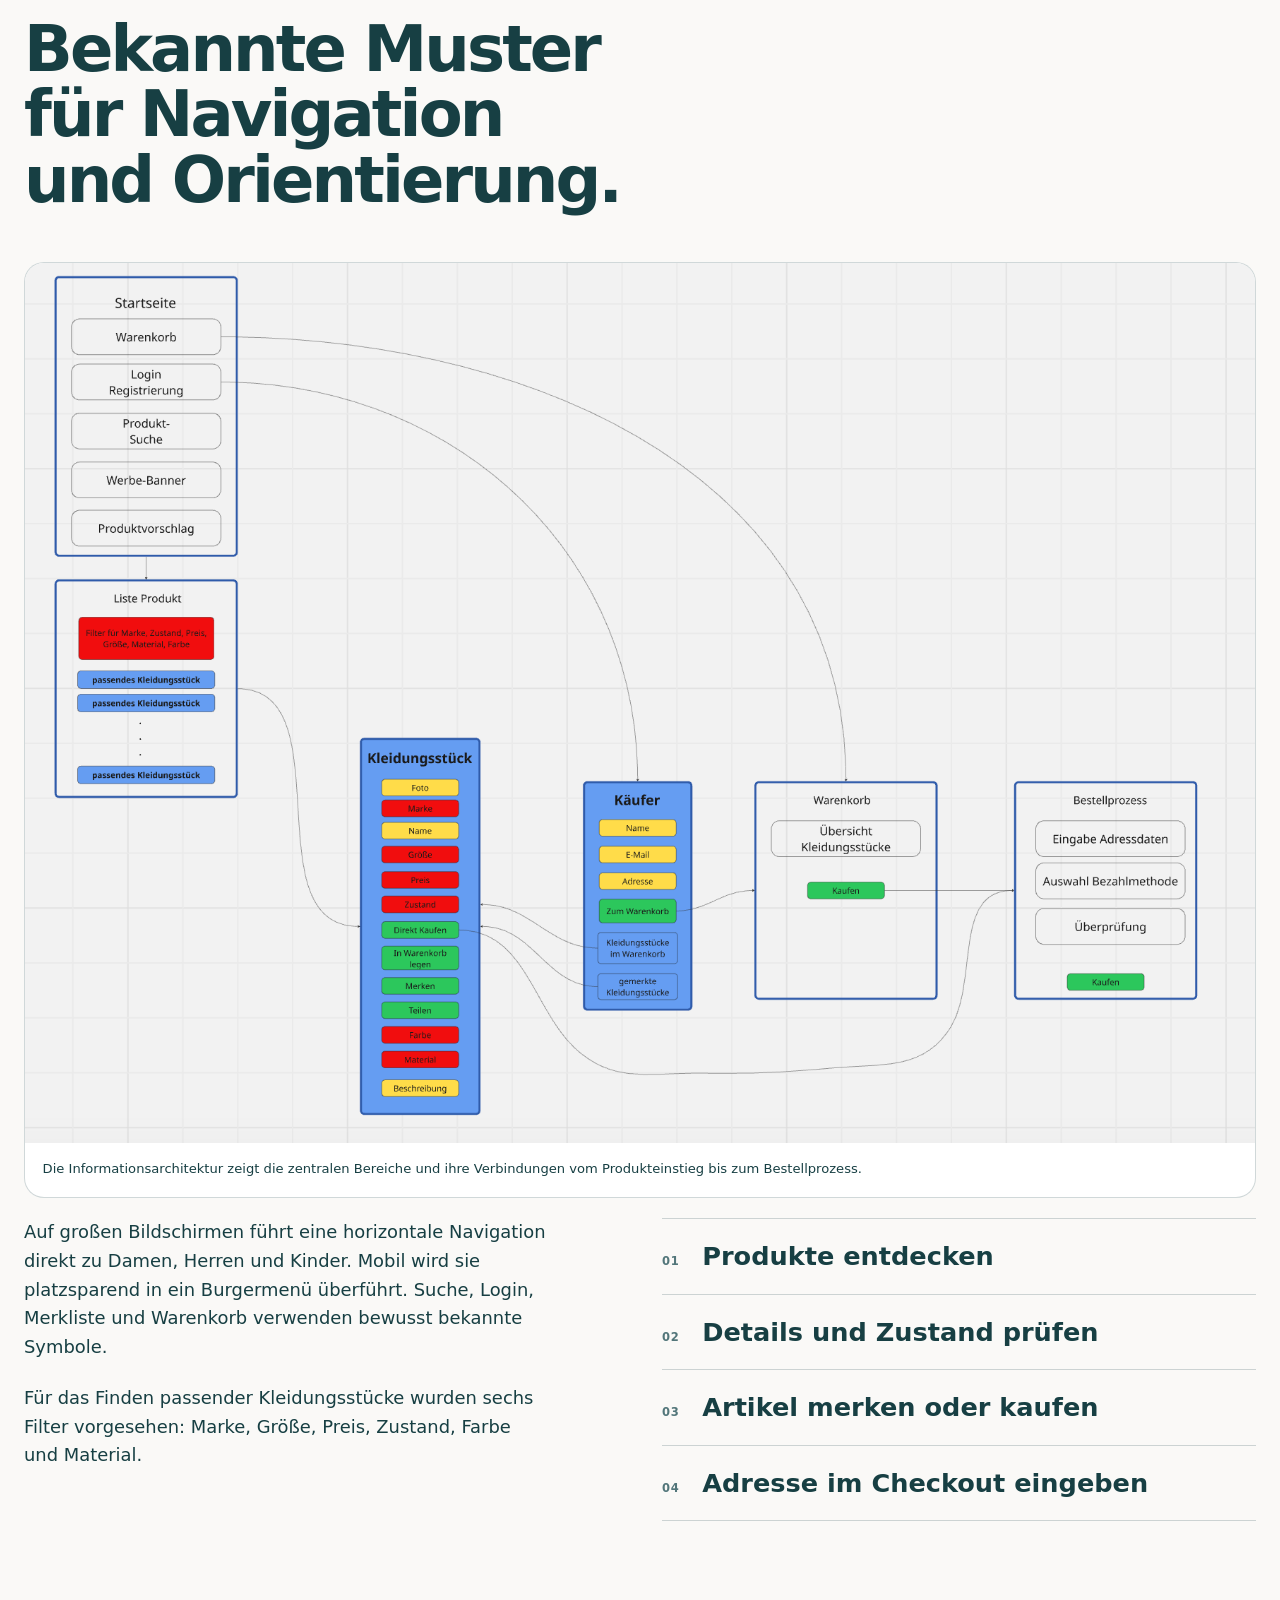
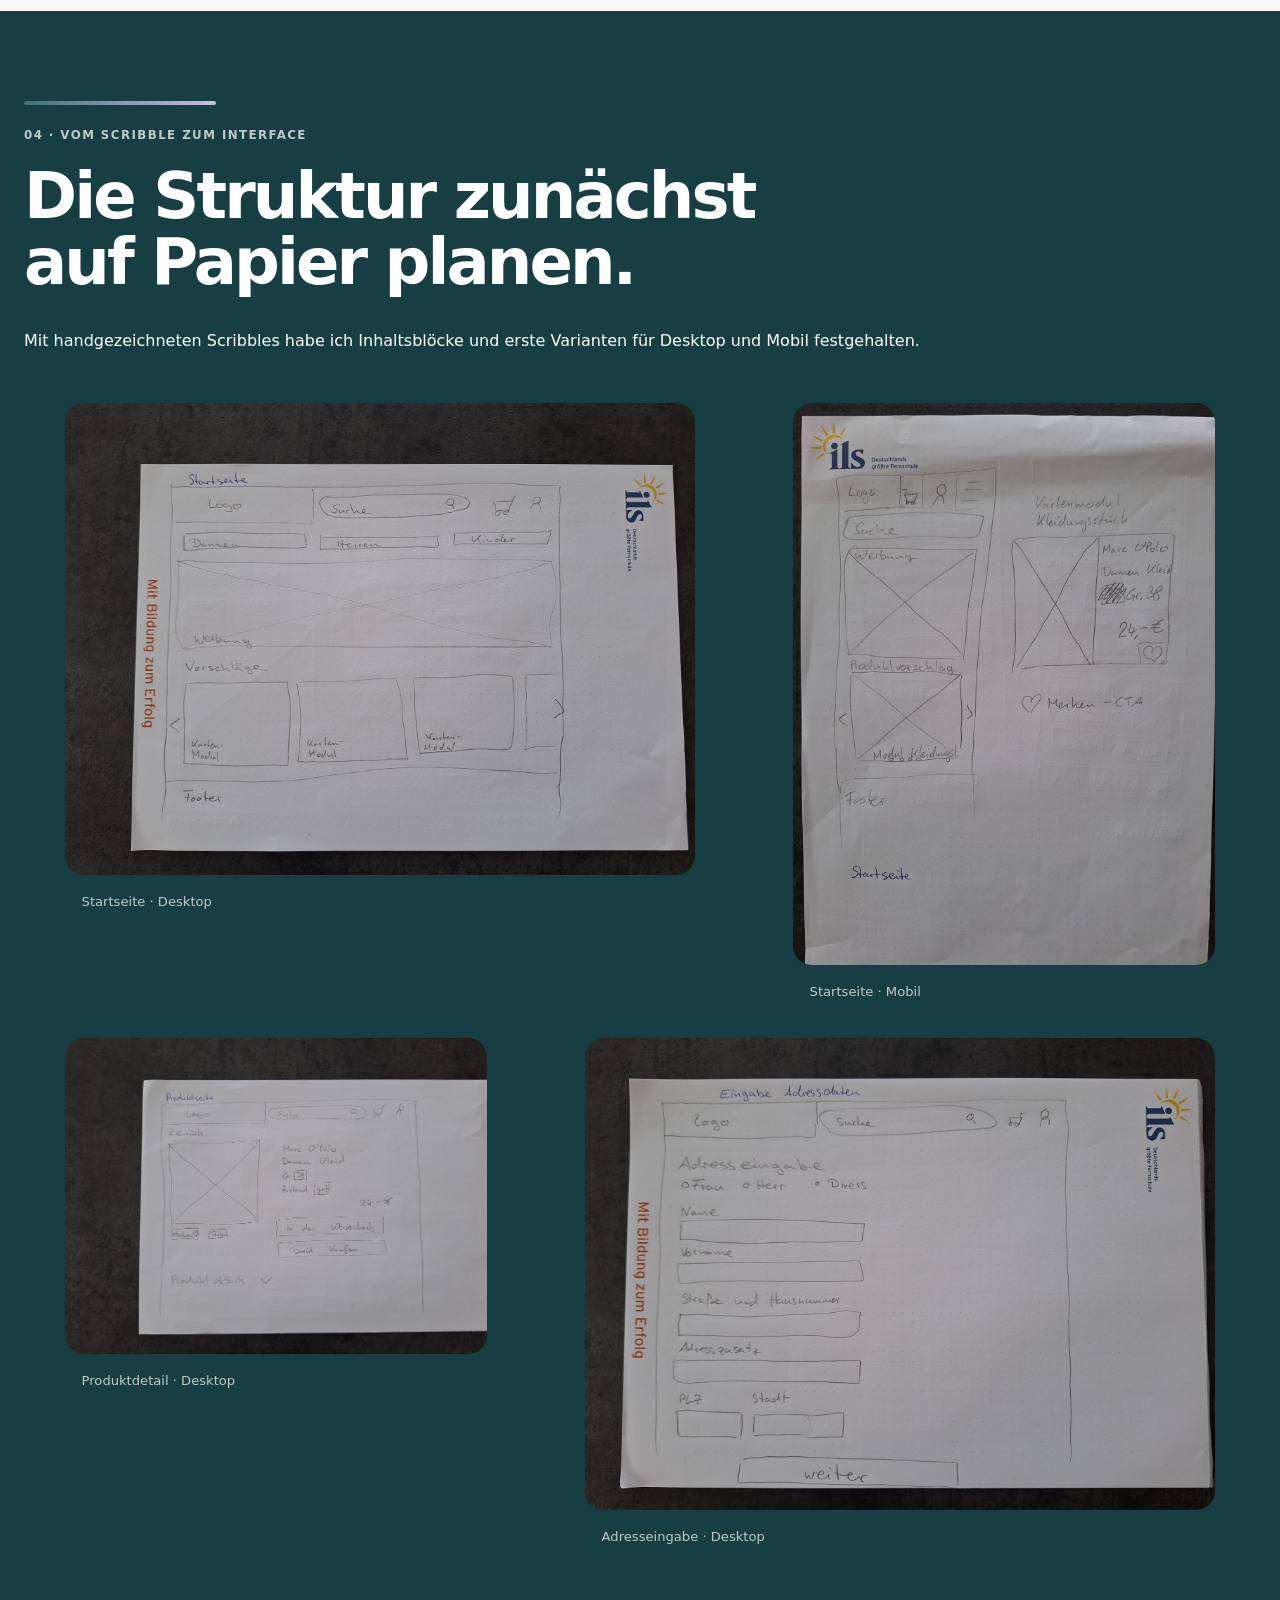
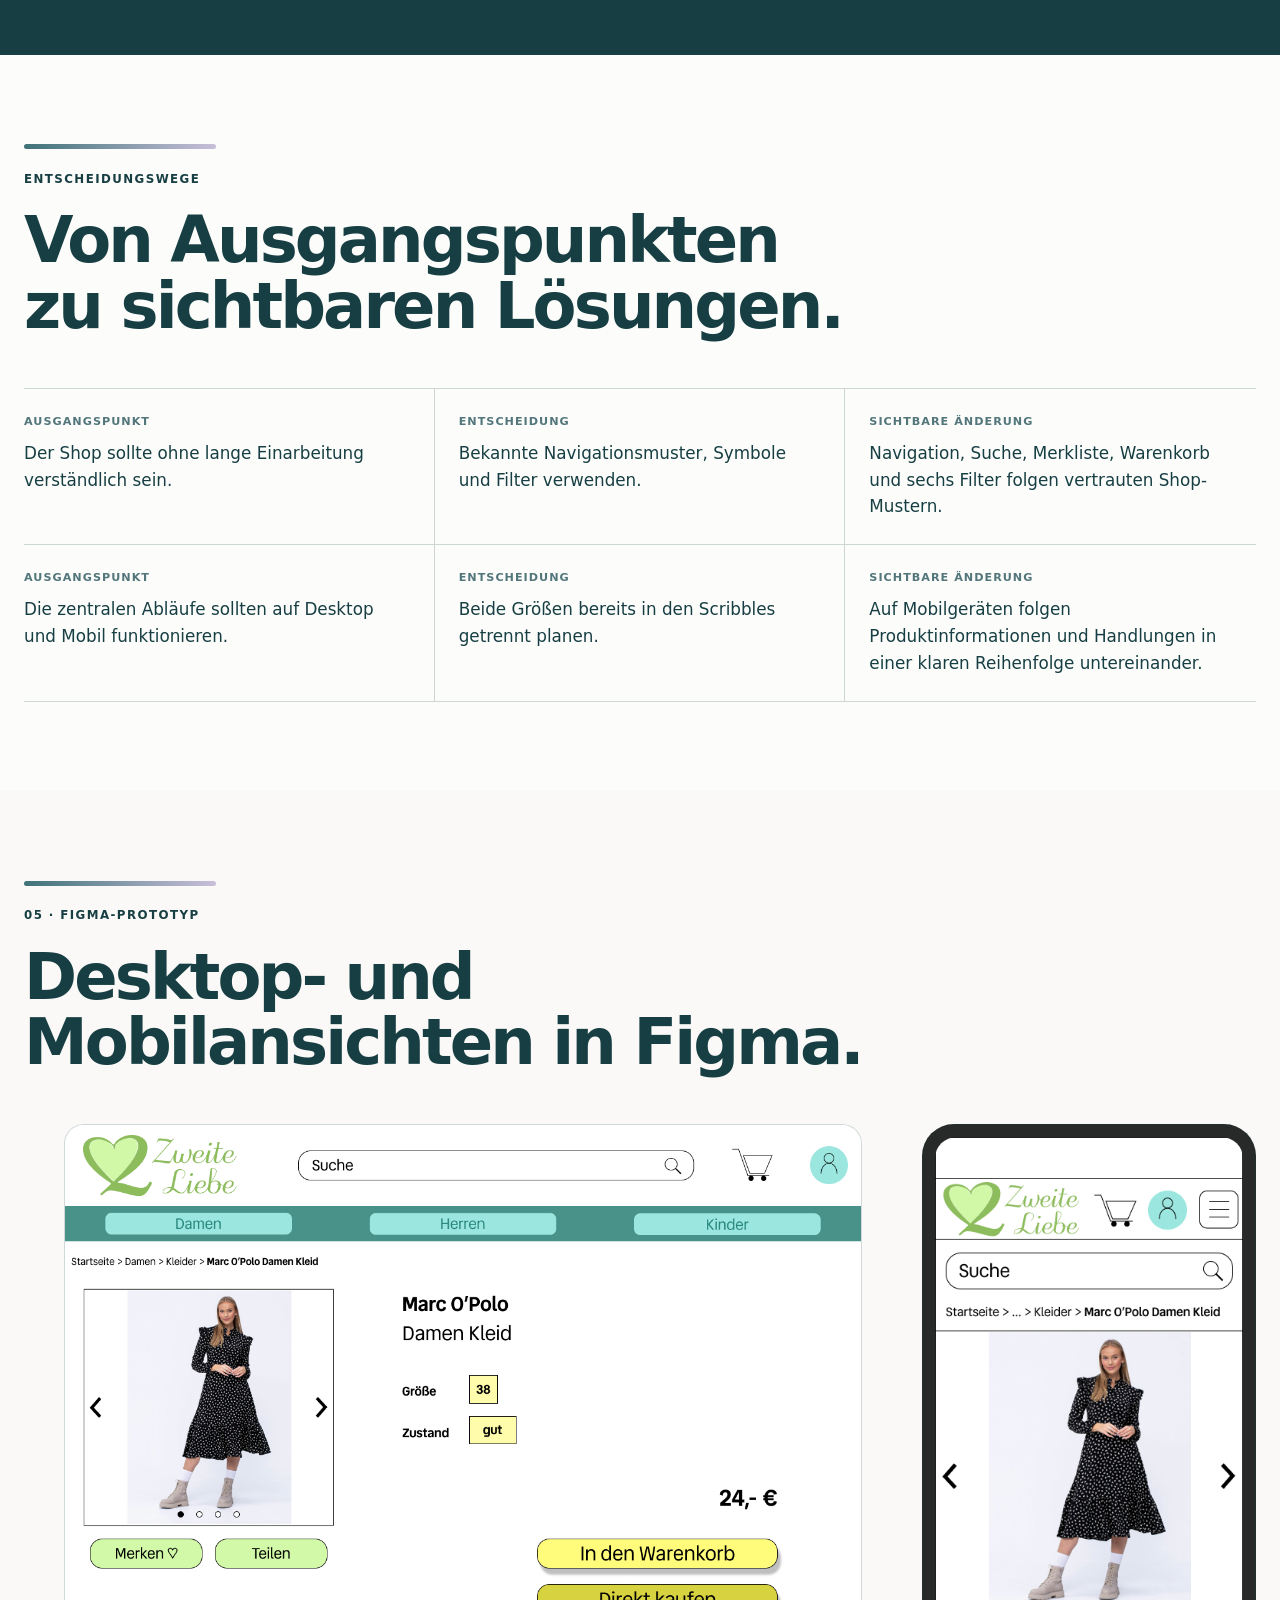
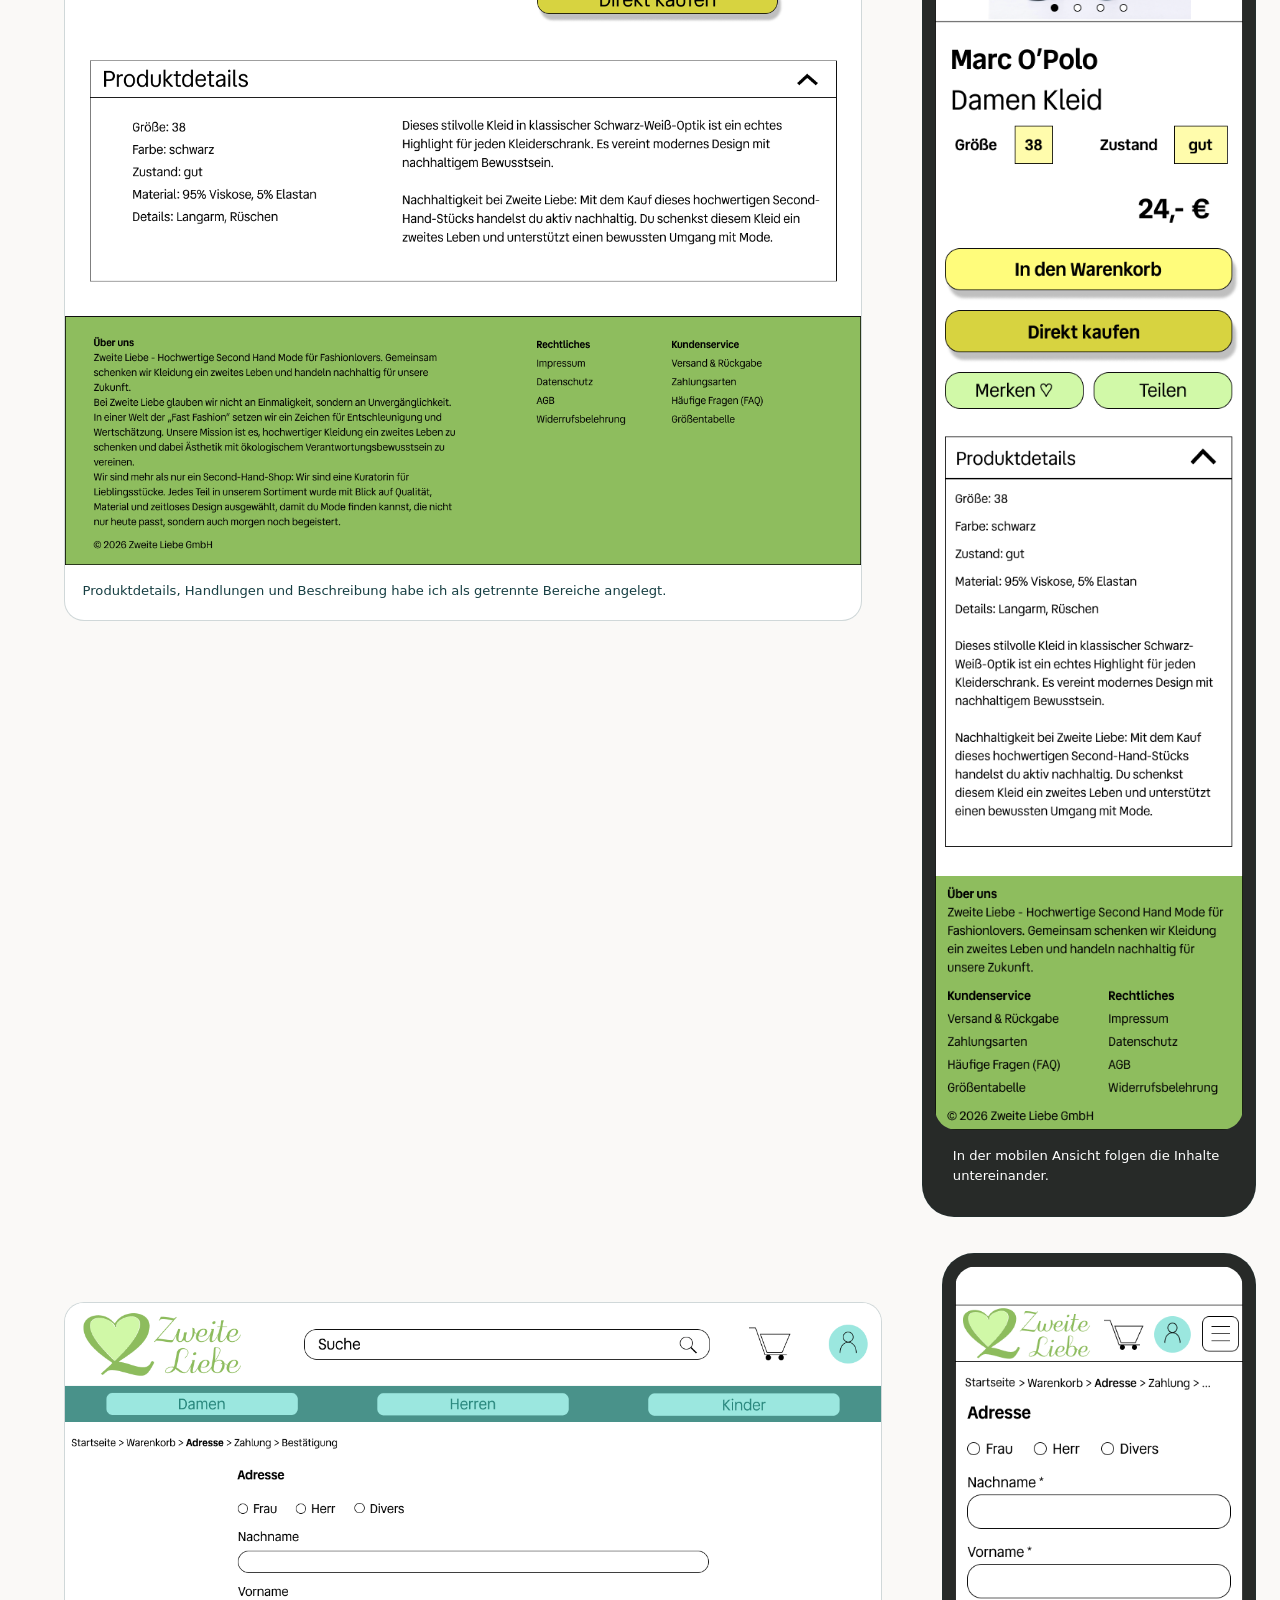
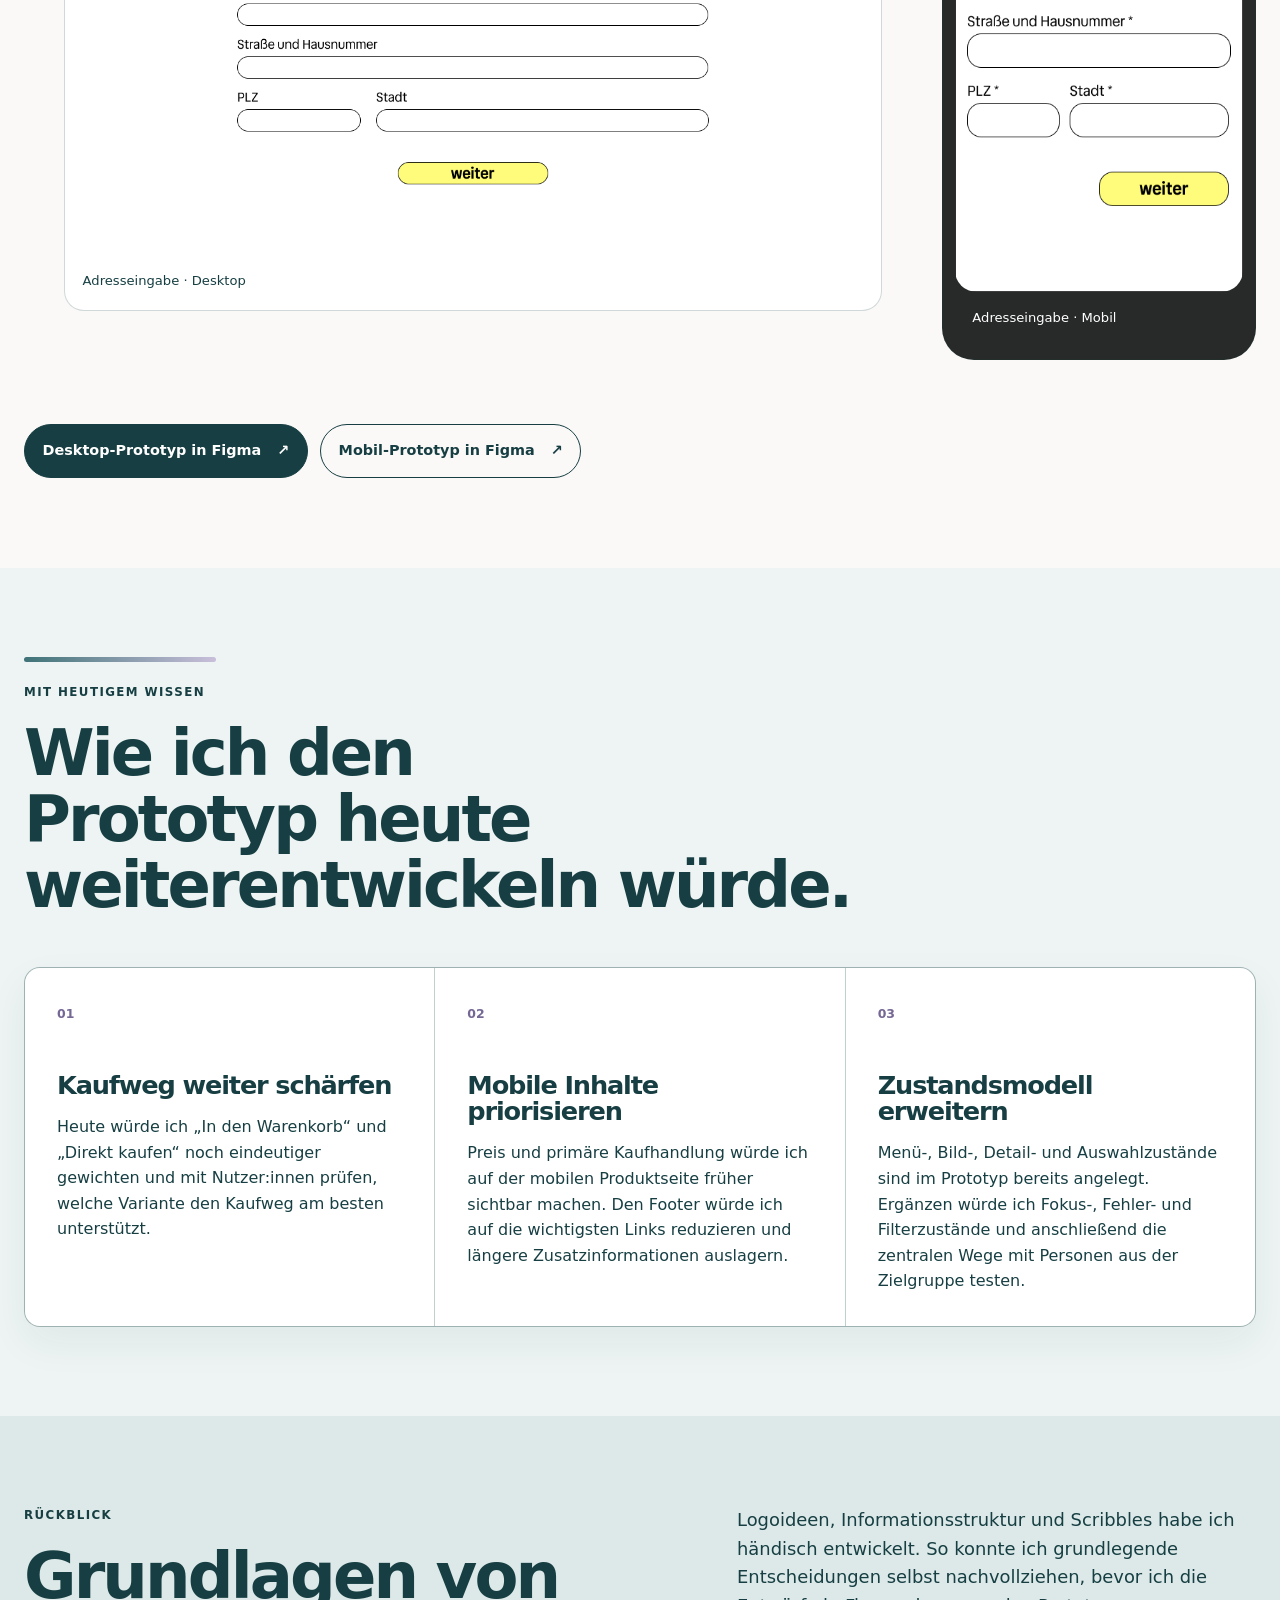
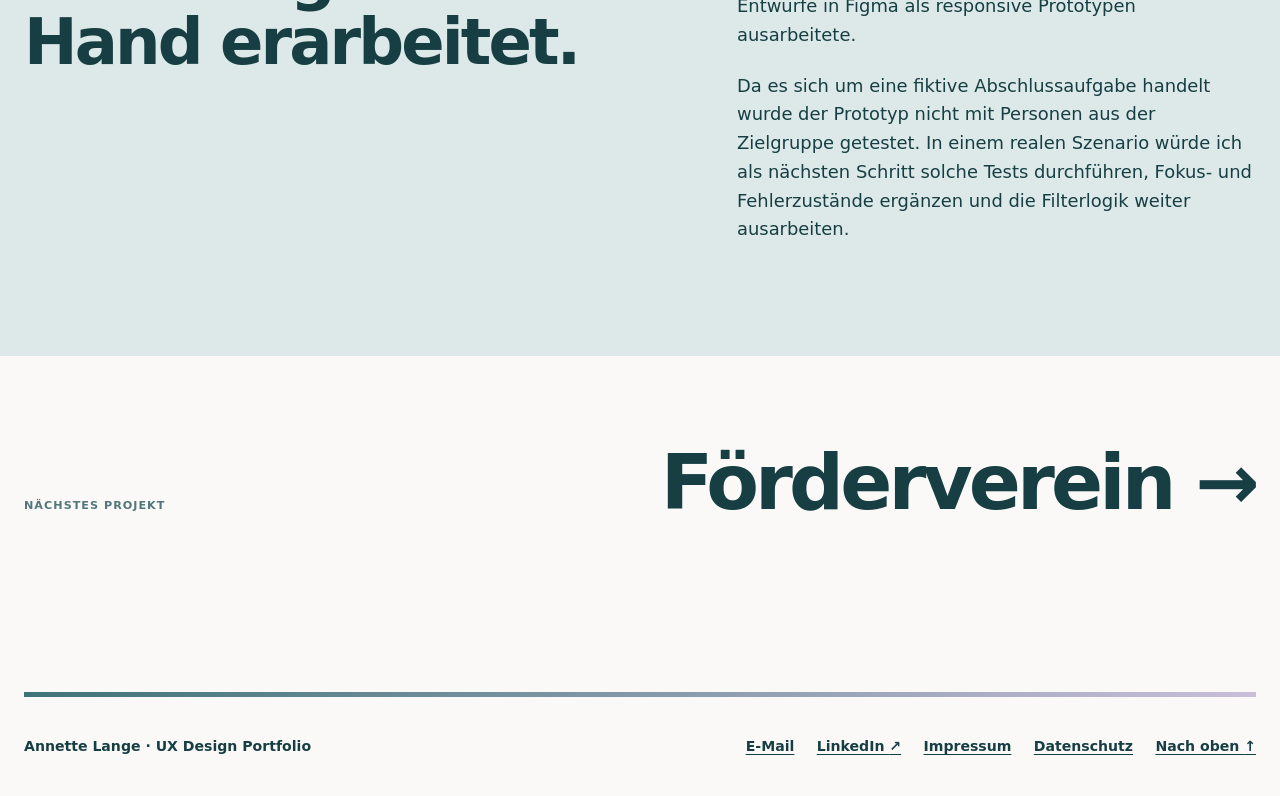
<file: projekt-zweite-liebe.html>
<!doctype html>
<html lang="de">
<head>
  <meta charset="utf-8">
  <meta name="viewport" content="width=device-width, initial-scale=1">
  <meta name="description" content="UX Case Study: Zweite Liebe - Markenentwicklung, Scribbles und responsive Figma-Prototypen für einen nachhaltigen Second-Hand-Shop.">
  <title>Zweite Liebe · UX Case Study · Annette Lange</title>
  <link rel="icon" href="assets/icons/favicon.svg?v=20260819b" type="image/svg+xml">
  <link rel="stylesheet" href="styles.css">
  <link rel="stylesheet" href="design-vorschlag.css?v=20260819f">
</head>
<body class="motif-concept case-page case-page--green">
  <a class="skip-link" href="#main">Direkt zum Inhalt</a>

  <header class="site-header">
    <a class="brand" href="index.html" aria-label="Zur Portfolio-Startseite">
      <span class="brand__mark" aria-hidden="true">AL</span>
      <span>Annette Lange</span>
    </a>
    <nav class="site-nav" aria-label="Projektnavigation">
      <a href="index.html#projekte">Alle Projekte</a>
      <a href="projekt-foerderverein.html">Nächstes Projekt <span aria-hidden="true">→</span></a>
    </nav>
  </header>

  <main id="main">
    <article>
      <header class="case-hero section-shell">
        <div class="case-hero__copy">
          <p class="eyebrow">Abschlussarbeit · UX/UI Design</p>
          <h1>Zweite Liebe</h1>
          <p class="case-hero__lead">In meiner Abschlussarbeit habe ich eine Marke und einen klickbaren Shop-Prototyp für hochwertige, nachhaltige Second-Hand-Mode entwickelt.</p>
          <div class="tag-row" aria-label="Projektmerkmale">
            <span>Figma-Prototyp</span>
            <span>Desktop &amp; Mobil</span>
            <span>Grundlagen von Hand</span>
          </div>
        </div>
        <div class="case-hero__visual case-hero__visual--browser">
          <img src="assets/images/zweite-liebe/zweite-liebe-desktop-startseite.png" alt="Ausgearbeitete Desktop-Startseite von Zweite Liebe" width="969" height="1200">
        </div>
        <section class="case-facts" aria-label="Projektübersicht">
          <div><span>Problem</span><strong>Eine nachhaltige Second-Hand-Marke und zentrale Shop-Abläufe verständlich gestalten</strong></div>
          <div><span>Rolle</span><strong>Konzeption, Markenentwicklung, UI Design &amp; Prototyping</strong></div>
          <div><span>Vorgehen</span><strong>Sitemap → Scribbles → responsive Figma-Prototypen</strong></div>
          <div><span>Ergebnis</span><strong>Drei Seitentypen für Desktop und Mobil</strong></div>
          <div><span>Status</span><strong>Fiktive Abschlussarbeit · noch nicht mit Nutzer:innen getestet</strong></div>
        </section>
      </header>

      <section class="content-section section-shell content-grid" aria-labelledby="challenge-title">
        <div class="section-heading">
          <p class="eyebrow">01 · Herausforderung</p>
          <h2 id="challenge-title">Die Aufgabe: Marke und Shop-Prototyp entwickeln.</h2>
        </div>
        <div class="prose">
          <p>Die Aufgabe war, für das fiktive Start-up „Zweite Liebe“ eine Marke und einen klickbaren Shop-Prototyp zu entwickeln. Die Zielgruppe bestand aus 18- bis 45-jährigen, überwiegend weiblichen Kund:innen mit hohem Interesse an nachhaltiger Mode.</p>
          <p>Neben Logo, Farben, Schriften und Bildsprache entstanden eine Sitemap sowie responsive Ansichten für Startseite, Produktdetail und Adresseingabe im Bestellprozess.</p>
          <div class="goal-box">
            <span>Designziel</span>
            <p>Eine vertraute Shop-Struktur mit einer eigenen, auf Nachhaltigkeit ausgerichteten Markenidee verbinden.</p>
          </div>
        </div>
      </section>

      <section class="content-section content-section--tint">
        <div class="section-shell">
          <div class="section-heading section-heading--wide">
            <p class="eyebrow">02 · Logo, Farben &amp; Schriften</p>
            <h2>Meine Entscheidungen für Logo, Farben und Schriften.</h2>
          </div>
          <div class="brand-showcase">
            <figure class="media-frame media-frame--logo">
              <img src="assets/images/zweite-liebe/logo-zweite-liebe.svg" alt="Logo von Zweite Liebe: Ein Herz geht in die Ziffer Zwei über" width="640" height="400">
              <figcaption>Für das Logo habe ich ein Herz mit der Ziffer 2 verbunden. Somit wurde der vorgegebene Name direkt visuell umgesetzt.</figcaption>
            </figure>
            <figure class="media-frame media-frame--dark">
              <img src="assets/images/zweite-liebe/farbpalette.png" alt="Grüne, blaue und gelbe Farbpalette für Zweite Liebe" width="1200" height="889">
              <figcaption>Grün habe ich für den Nachhaltigkeitsbezug gewählt, Blau für einen seriösen Eindruck und Gelb als Akzentfarbe.</figcaption>
            </figure>
          </div>
          <div class="decision-grid">
            <div><span>Logo</span><p>Durch eine einfache Form ohne zu viele Details wird das Logo einprägsam. Die stärkere „2“ betont den Second-Hand-Gedanken.</p></div>
            <div><span>Typografie</span><p>Für das Logo wählte ich eine Serifenschrift, für die Benutzeroberfläche eine besser lesbare serifenlose Schrift.</p></div>
            <div><span>Bildsprache</span><p>Für den Entwurf nutzte ich Bilder von Models und Produktdetails, die zur vorgegebenen Zielgruppe passen sollten.</p></div>
          </div>
        </div>
      </section>

      <section class="content-section section-shell" aria-labelledby="structure-title">
        <div class="section-heading section-heading--wide">
          <p class="eyebrow">03 · Struktur &amp; Navigation</p>
          <h2 id="structure-title">Bekannte Muster für Navigation und Orientierung.</h2>
        </div>
        <figure class="wide-screen" style="margin-inline: 0;">
          <img src="assets/images/zweite-liebe/Informationsarchitektur_Zweite_Liebe.png" alt="Informationsarchitektur von Zweite Liebe mit Startseite, Produktliste, Produktdetail, Käuferdaten, Warenkorb und Bestellprozess" width="1742" height="1246" loading="lazy">
          <figcaption>Die Informationsarchitektur zeigt die zentralen Bereiche und ihre Verbindungen vom Produkteinstieg bis zum Bestellprozess.</figcaption>
        </figure>
        <div class="content-grid content-grid--reverse">
          <div class="prose">
            <p>Auf großen Bildschirmen führt eine horizontale Navigation direkt zu Damen, Herren und Kinder. Mobil wird sie platzsparend in ein Burgermenü überführt. Suche, Login, Merkliste und Warenkorb verwenden bewusst bekannte Symbole.</p>
            <p>Für das Finden passender Kleidungsstücke wurden sechs Filter vorgesehen: Marke, Größe, Preis, Zustand, Farbe und Material.</p>
          </div>
          <ul class="number-list" aria-label="Zentrale Nutzerwege">
            <li><span>01</span>Produkte entdecken</li>
            <li><span>02</span>Details und Zustand prüfen</li>
            <li><span>03</span>Artikel merken oder kaufen</li>
            <li><span>04</span>Adresse im Checkout eingeben</li>
          </ul>
        </div>
      </section>

      <section class="content-section content-section--ink" aria-labelledby="scribble-title">
        <div class="section-shell">
          <div class="section-heading section-heading--wide">
            <p class="eyebrow">04 · Vom Scribble zum Interface</p>
            <h2 id="scribble-title">Die Struktur zunächst auf Papier planen.</h2>
            <p>Mit handgezeichneten Scribbles habe ich Inhaltsblöcke und erste Varianten für Desktop und Mobil festgehalten.</p>
          </div>
          <div class="scribble-grid">
            <figure>
              <img src="assets/images/zweite-liebe/scribble-desktop-startseite.jpg" alt="Handgezeichneter Scribble der Desktop-Startseite" width="1800" height="1350" loading="lazy">
              <figcaption>Startseite · Desktop</figcaption>
            </figure>
            <figure>
              <img src="assets/images/zweite-liebe/scribble-mobile-startseite.jpg" alt="Handgezeichneter Scribble der mobilen Startseite" width="1200" height="1600" loading="lazy">
              <figcaption>Startseite · Mobil</figcaption>
            </figure>
            <figure>
              <img src="assets/images/zweite-liebe/scribble-desktop-produktseite.jpg" alt="Handgezeichneter Scribble der Desktop-Produktseite" width="1800" height="1350" loading="lazy">
              <figcaption>Produktdetail · Desktop</figcaption>
            </figure>
            <figure>
              <img src="assets/images/zweite-liebe/scribble-desktop-adresse.jpg" alt="Handgezeichneter Scribble der Adresseingabe" width="1800" height="1350" loading="lazy">
              <figcaption>Adresseingabe · Desktop</figcaption>
            </figure>
          </div>
        </div>
      </section>

      <section class="content-section content-section--decision" aria-labelledby="zweite-liebe-decisions-title">
        <div class="section-shell">
          <div class="section-heading section-heading--wide">
            <p class="eyebrow">Entscheidungswege</p>
            <h2 id="zweite-liebe-decisions-title">Von Ausgangspunkten zu sichtbaren Lösungen.</h2>
          </div>
          <div class="decision-chain">
            <article>
              <div><span>Ausgangspunkt</span><p>Der Shop sollte ohne lange Einarbeitung verständlich sein.</p></div>
              <div><span>Entscheidung</span><p>Bekannte Navigationsmuster, Symbole und Filter verwenden.</p></div>
              <div><span>Sichtbare Änderung</span><p>Navigation, Suche, Merkliste, Warenkorb und sechs Filter folgen vertrauten Shop-Mustern.</p></div>
            </article>
            <article>
              <div><span>Ausgangspunkt</span><p>Die zentralen Abläufe sollten auf Desktop und Mobil funktionieren.</p></div>
              <div><span>Entscheidung</span><p>Beide Größen bereits in den Scribbles getrennt planen.</p></div>
              <div><span>Sichtbare Änderung</span><p>Auf Mobilgeräten folgen Produktinformationen und Handlungen in einer klaren Reihenfolge untereinander.</p></div>
            </article>
          </div>
        </div>
      </section>

      <section class="content-section section-shell" aria-labelledby="prototype-title">
        <div class="section-heading section-heading--wide">
          <p class="eyebrow">05 · Figma-Prototyp</p>
          <h2 id="prototype-title">Desktop- und Mobilansichten in Figma.</h2>
        </div>
        <div class="screen-story">
          <figure class="screen-story__desktop">
            <img src="assets/images/zweite-liebe/zweite-liebe-desktop-produktseite.png" alt="Desktop-Produktdetail mit Produktbild, Preis und Kaufoptionen" width="1280" height="1672" loading="lazy">
            <figcaption>Produktdetails, Handlungen und Beschreibung habe ich als getrennte Bereiche angelegt.</figcaption>
          </figure>
          <figure class="phone-frame">
            <img src="assets/images/zweite-liebe/zweite-liebe-mobile-produktseite.png" alt="Mobile Produktdetailseite von Zweite Liebe" width="402" height="2081" loading="lazy">
            <figcaption>In der mobilen Ansicht folgen die Inhalte untereinander.</figcaption>
          </figure>
        </div>
        <div class="screen-pair">
          <figure>
            <img src="assets/images/zweite-liebe/zweite-liebe-desktop-adresse.png" alt="Desktop-Formular zur Adresseingabe" width="1280" height="867" loading="lazy">
            <figcaption>Adresseingabe · Desktop</figcaption>
          </figure>
          <figure class="phone-frame phone-frame--compact">
            <img src="assets/images/zweite-liebe/zweite-liebe-mobile-adresse.png" alt="Mobiles Formular zur Adresseingabe" width="402" height="874" loading="lazy">
            <figcaption>Adresseingabe · Mobil</figcaption>
          </figure>
        </div>
        <div class="button-row" aria-label="Figma-Prototypen">
          <a class="button" href="https://www.figma.com/proto/NyKKzQg5rFcB4LmtQhbXp2/UXDE06-XX02-A02-Desktop-Version?node-id=0-1&amp;t=BPqLQfgslVjB0zF7-1" target="_blank" rel="noreferrer">Desktop-Prototyp in Figma <span aria-hidden="true">↗</span></a>
          <a class="button button--secondary" href="https://www.figma.com/proto/LP5O5OR6rta0nUT81HM00K/UXDE06-XX02-A02-mobile-Version?node-id=0-1&amp;t=bh9EGobXjlOB3x9i-1" target="_blank" rel="noreferrer">Mobil-Prototyp in Figma <span aria-hidden="true">↗</span></a>
        </div>
      </section>

      <section class="content-section content-section--tint" aria-labelledby="today-title">
        <div class="section-shell">
          <div class="section-heading section-heading--wide">
            <p class="eyebrow">Mit heutigem Wissen</p>
            <h2 id="today-title">Wie ich den Prototyp heute weiterentwickeln würde.</h2>
          </div>
          <div class="process-cards improvement-cards">
            <div>
              <span class="process-cards__number">01</span>
              <h3>Kaufweg weiter schärfen</h3>
              <p>Heute würde ich „In den Warenkorb“ und „Direkt kaufen“ noch eindeutiger gewichten und mit Nutzer:innen prüfen, welche Variante den Kaufweg am besten unterstützt.</p>
            </div>
            <div>
              <span class="process-cards__number">02</span>
              <h3>Mobile Inhalte priorisieren</h3>
              <p>Preis und primäre Kaufhandlung würde ich auf der mobilen Produktseite früher sichtbar machen. Den Footer würde ich auf die wichtigsten Links reduzieren und längere Zusatzinformationen auslagern.</p>
            </div>
            <div>
              <span class="process-cards__number">03</span>
              <h3>Zustandsmodell erweitern</h3>
              <p>Menü-, Bild-, Detail- und Auswahlzustände sind im Prototyp bereits angelegt. Ergänzen würde ich Fokus-, Fehler- und Filterzustände und anschließend die zentralen Wege mit Personen aus der Zielgruppe testen.</p>
            </div>
          </div>
        </div>
      </section>

      <section class="content-section content-section--accent">
        <div class="section-shell reflection-grid">
          <div>
            <p class="eyebrow">Rückblick</p>
            <h2>Grundlagen von Hand erarbeitet.</h2>
          </div>
          <div class="prose">
            <p>Logoideen, Informationsstruktur und Scribbles habe ich händisch entwickelt. So konnte ich grundlegende Entscheidungen selbst nachvollziehen, bevor ich die Entwürfe in Figma als responsive Prototypen ausarbeitete.</p>
            <p>Da es sich um eine fiktive Abschlussaufgabe handelt wurde der Prototyp nicht mit Personen aus der Zielgruppe getestet. In einem realen Szenario würde ich als nächsten Schritt solche Tests durchführen, Fokus- und Fehlerzustände ergänzen und die Filterlogik weiter ausarbeiten.</p>
          </div>
        </div>
      </section>
    </article>

    <nav class="next-project section-shell" aria-label="Nächstes Projekt">
      <span>Nächstes Projekt</span>
      <a href="projekt-foerderverein.html">Förderverein <span aria-hidden="true">→</span></a>
    </nav>
  </main>

  <footer class="site-footer">
    <p>Annette Lange · UX Design Portfolio</p>
    <nav class="footer-links" aria-label="Weiterführende Links">
      <a href="mailto:annette.lange@gmx.de">E-Mail</a>
      <a href="https://www.linkedin.com/in/annette-lange" target="_blank" rel="noopener noreferrer">LinkedIn <span aria-hidden="true">↗</span></a>
      <a href="impressum.html">Impressum</a>
      <a href="datenschutz.html">Datenschutz</a>
      <a href="#main">Nach oben <span aria-hidden="true">↑</span></a>
    </nav>
  </footer>
</body>
</html>
</file>
<file: styles.css>
:root {
  --ink: #171918;
  --muted: #656862;
  --paper: #f4f1ea;
  --white: #fffdf9;
  --line: rgba(23, 25, 24, 0.18);
  --green: #b9e86b;
  --green-deep: #407348;
  --violet: #7558d8;
  --violet-soft: #ded7ff;
  --coral: #ff775f;
  --yellow: #f6d84a;
  --max: 1240px;
  --radius: 1.25rem;
}

*,
*::before,
*::after {
  box-sizing: border-box;
}

html {
  scroll-behavior: smooth;
}

body {
  margin: 0;
  color: var(--ink);
  background: var(--paper);
  font-family: Inter, ui-sans-serif, system-ui, -apple-system, BlinkMacSystemFont, "Segoe UI", sans-serif;
  font-size: 1rem;
  line-height: 1.6;
  text-rendering: optimizeLegibility;
}

img,
svg {
  display: block;
  max-width: 100%;
}

a {
  color: inherit;
  text-decoration-thickness: 0.08em;
  text-underline-offset: 0.18em;
}

a:focus-visible,
button:focus-visible {
  outline: 3px solid var(--ink);
  outline-offset: 4px;
}

p,
h1,
h2,
h3,
figure,
blockquote {
  margin-top: 0;
}

h1,
h2,
h3 {
  line-height: 1.03;
  letter-spacing: -0.045em;
}

h1,
h2 {
  text-wrap: balance;
}

.skip-link {
  position: fixed;
  z-index: 100;
  top: 0.75rem;
  left: 0.75rem;
  padding: 0.7rem 1rem;
  color: var(--white);
  background: var(--ink);
  transform: translateY(-160%);
}

.skip-link:focus {
  transform: translateY(0);
}

.section-shell,
.site-header,
.site-footer {
  width: min(calc(100% - 3rem), var(--max));
  margin-inline: auto;
}

.site-header {
  display: flex;
  align-items: center;
  justify-content: space-between;
  min-height: 5.5rem;
  border-bottom: 1px solid var(--line);
}

.brand {
  display: inline-flex;
  gap: 0.8rem;
  align-items: center;
  font-weight: 750;
  text-decoration: none;
}

.brand__mark {
  display: grid;
  width: 2.5rem;
  height: 2.5rem;
  place-items: center;
  border: 1px solid currentColor;
  border-radius: 50%;
  font-size: 0.78rem;
  letter-spacing: 0.04em;
}

.site-nav {
  display: flex;
  flex-wrap: wrap;
  gap: 1.4rem;
  align-items: center;
  justify-content: flex-end;
  font-size: 0.92rem;
  font-weight: 700;
}

.site-nav a {
  text-decoration: none;
}

.site-nav a:hover {
  text-decoration: underline;
}

.eyebrow {
  margin-bottom: 1.2rem;
  font-size: 0.74rem;
  font-weight: 820;
  letter-spacing: 0.12em;
  text-transform: uppercase;
}

.home-hero {
  padding-block: clamp(5rem, 11vw, 10rem) clamp(5rem, 9vw, 8rem);
}

.home-hero h1 {
  max-width: 1100px;
  margin-bottom: clamp(3rem, 8vw, 6rem);
  font-size: clamp(1.7rem, 4.2vw, 4.2rem);
  font-weight: 720;
}

.home-hero__intro {
  display: grid;
  grid-template-columns: 1fr auto;
  gap: 3rem;
  align-items: end;
  max-width: 820px;
  margin-left: auto;
}

.home-hero__intro p {
  margin-bottom: 0;
  font-size: clamp(1.15rem, 2vw, 1.45rem);
}

.text-link {
  white-space: nowrap;
  font-weight: 800;
}

.projects-section {
  padding-block: 2rem 9rem;
}

.section-heading {
  max-width: 630px;
}

.section-heading--wide {
  max-width: 900px;
  margin-bottom: 4rem;
}

.section-heading h2,
.profile-section h2,
.reflection-grid h2 {
  margin-bottom: 2rem;
  font-size: clamp(2.5rem, 5vw, 5.2rem);
  font-weight: 720;
}

.project-grid {
  display: grid;
  grid-template-columns: repeat(2, minmax(0, 1fr));
  gap: 1.5rem;
  margin-top: 4rem;
}

.project-card {
  min-width: 0;
  overflow: hidden;
  border: 1px solid var(--line);
  border-radius: var(--radius);
}

.project-card--green {
  background: var(--green);
}

.project-card--violet {
  background: var(--violet-soft);
}

.project-card > a {
  display: grid;
  grid-template-rows: auto 1fr;
  height: 100%;
  text-decoration: none;
}

.project-card__media {
  position: relative;
  display: grid;
  min-height: 0;
  overflow: hidden;
  aspect-ratio: 4 / 3;
  margin: 1rem 1rem 0;
  place-items: center;
  border-radius: calc(var(--radius) - 0.35rem);
  background: var(--white);
}

.project-card__media img {
  position: absolute;
  inset: 0;
  width: 100%;
  height: 100%;
  object-fit: contain;
  object-position: top center;
}

.project-card__media--natural {
  display: block;
  aspect-ratio: auto;
}

.project-card__media--natural img {
  position: static;
  height: auto;
}

.project-card__content {
  position: relative;
  padding: 2rem 5rem 2.4rem 2rem;
}

.project-card__meta {
  margin-bottom: 0.8rem;
  font-size: 0.76rem;
  font-weight: 800;
  letter-spacing: 0.06em;
  text-transform: uppercase;
}

.project-card h3 {
  margin-bottom: 1rem;
  font-size: clamp(2.4rem, 4vw, 4.4rem);
}

.project-card__content > p:last-of-type {
  max-width: 38rem;
  margin-bottom: 0;
  font-size: 1.06rem;
}

.project-card__arrow {
  position: absolute;
  right: 2rem;
  bottom: 2rem;
  font-size: 2rem;
  line-height: 1;
}

.profile-section {
  display: grid;
  grid-template-columns: 1.2fr 0.8fr;
  gap: clamp(3rem, 8vw, 8rem);
  padding-block: 8rem 10rem;
  border-top: 1px solid var(--line);
}

.profile-section__copy {
  font-size: 1.15rem;
}

.skill-list {
  display: flex;
  flex-wrap: wrap;
  gap: 0.65rem;
  padding: 0;
  margin: 2rem 0 0;
  list-style: none;
}

.skill-list li,
.tag-row span {
  padding: 0.55rem 0.8rem;
  border: 1px solid currentColor;
  border-radius: 999px;
  font-size: 0.8rem;
  font-weight: 730;
}

.site-footer {
  display: flex;
  justify-content: space-between;
  padding-block: 2.4rem;
  border-top: 1px solid var(--line);
  font-size: 0.88rem;
  font-weight: 680;
}

.site-footer p {
  margin-bottom: 0;
}

.footer-links {
  display: flex;
  flex-wrap: wrap;
  gap: 0.8rem 1.4rem;
  justify-content: flex-end;
}

.legal-page {
  padding-block: clamp(2.5rem, 6vw, 5rem);
}

.legal-page__header,
.legal-toc,
.legal-copy {
  max-width: 62rem;
  margin-inline: auto;
}

.legal-page__header {
  margin-bottom: 2rem;
  padding-inline: clamp(1.25rem, 4vw, 3rem);
}

.legal-page h1 {
  margin-bottom: 1rem;
  font-size: clamp(2.5rem, 6vw, 4rem);
  line-height: 1.12;
  letter-spacing: -0.035em;
  text-align: left;
}

.legal-meta {
  margin: 0;
  color: var(--muted);
  font-size: 0.95rem;
}

.legal-toc {
  margin-bottom: 1.5rem;
  padding: clamp(1.25rem, 3vw, 2rem);
  border: 1px solid var(--line);
  border-radius: var(--radius);
  background: var(--violet-soft);
}

.legal-toc h2 {
  margin-bottom: 1rem;
  font-size: 1rem;
  line-height: 1.4;
  letter-spacing: 0;
}

.legal-toc ul {
  display: flex;
  flex-wrap: wrap;
  gap: 0.6rem;
  margin: 0;
  padding: 0;
  list-style: none;
}

.legal-toc a {
  display: block;
  padding: 0.55rem 0.85rem;
  border: 1px solid var(--line);
  border-radius: 0.6rem;
  background: var(--white);
  font-size: 0.9rem;
  line-height: 1.5;
  font-weight: 600;
  text-decoration: none;
}

.legal-toc a:hover {
  text-decoration: underline;
}

.legal-copy {
  padding: clamp(1.25rem, 4vw, 3rem);
  border: 1px solid var(--line);
  border-radius: var(--radius);
  background: var(--white);
  font-size: 1.0625rem;
  line-height: 1.8;
  overflow-wrap: anywhere;
}

.legal-copy h2 {
  margin: 2rem 0 1rem;
  padding-top: 2rem;
  border-top: 1px solid var(--line);
  font-size: clamp(1.2rem, 2.5vw, 1.5rem);
  line-height: 1.4;
  letter-spacing: -0.015em;
  text-wrap: initial;
  scroll-margin-top: 1.5rem;
}

.legal-copy h2:first-child {
  margin-top: 0;
  padding-top: 0;
  border-top: 0;
}

.legal-copy p,
.legal-copy ul {
  max-width: 70ch;
  margin-bottom: 1.25rem;
}

.legal-copy > :last-child {
  margin-bottom: 0;
}

.legal-copy ul {
  padding-left: 1.3rem;
}

.legal-copy li + li {
  margin-top: 0.5rem;
}

.legal-note {
  padding: 1.25rem;
  border-left: 4px solid var(--violet);
  background: var(--violet-soft);
}

/* Case studies */
.case-page {
  --case-accent: var(--green);
  --case-soft: #e6f4d1;
}

.case-page--violet {
  --case-accent: var(--violet-soft);
  --case-soft: #eeeafe;
}

.case-hero {
  display: grid;
  grid-template-columns: minmax(0, 0.82fr) minmax(0, 1.18fr);
  gap: clamp(3rem, 7vw, 7rem);
  align-items: center;
  padding-block: clamp(5rem, 9vw, 8.5rem);
}

.case-hero h1 {
  margin-bottom: 2rem;
  font-size: clamp(4rem, 8vw, 8rem);
}

.case-page--violet .case-hero h1 {
  font-size: clamp(3.8rem, 5vw, 5.2rem);
}

.case-page--tagesplaner .case-hero h1 {
  font-size: clamp(2.8rem, 4vw, 4rem);
  overflow-wrap: anywhere;
}

.case-hero__lead {
  max-width: 42rem;
  font-size: clamp(1.2rem, 2vw, 1.55rem);
  line-height: 1.5;
}

.tag-row {
  display: flex;
  flex-wrap: wrap;
  gap: 0.55rem;
  margin-top: 2.2rem;
}

.case-hero__visual {
  min-width: 0;
}

.case-hero__visual--browser {
  display: grid;
  min-height: 0;
  overflow: hidden;
  margin: 0;
  padding: 1rem;
  place-items: center;
  border: 1px solid var(--line);
  border-radius: var(--radius);
  background: var(--case-accent);
  box-shadow: 0 1.5rem 4rem rgba(23, 25, 24, 0.12);
}

.case-hero__visual--browser img {
  width: auto;
  height: auto;
  max-width: 100%;
  max-height: 42rem;
  object-fit: contain;
  object-position: top center;
  border-radius: calc(var(--radius) - 0.5rem);
}

.case-facts {
  display: grid;
  grid-template-columns: repeat(4, minmax(0, 1fr));
  border-block: 1px solid var(--line);
}

.case-facts div {
  min-width: 0;
  padding: 1.8rem 1.4rem;
  border-right: 1px solid var(--line);
}

.case-facts div:first-child {
  padding-left: 0;
}

.case-facts div:last-child {
  border-right: 0;
}

.case-facts span,
.decision-grid span,
.goal-box span,
.next-project > span {
  display: block;
  margin-bottom: 0.45rem;
  color: var(--muted);
  font-size: 0.7rem;
  font-weight: 830;
  letter-spacing: 0.09em;
  text-transform: uppercase;
}

.case-facts strong {
  display: block;
  font-size: 0.92rem;
  line-height: 1.35;
}

.content-section {
  padding-block: clamp(6rem, 11vw, 10rem);
}

.content-section--tint {
  background: var(--case-soft);
}

.content-section--ink {
  color: var(--white);
  background: var(--ink);
}

.content-section--ink .eyebrow,
.content-section--ink figcaption {
  color: rgba(255, 253, 249, 0.72);
}

.content-section--ink .process-cards {
  color: var(--ink);
}

.content-section--gallery {
  background: #ebe7df;
}

.content-section--accent {
  background: var(--case-accent);
}

.content-grid {
  display: grid;
  grid-template-columns: minmax(0, 1fr) minmax(0, 0.88fr);
  gap: clamp(3rem, 9vw, 9rem);
  align-items: start;
}

.content-grid--reverse {
  grid-template-columns: minmax(0, 0.88fr) minmax(0, 1fr);
}

.prose {
  max-width: 680px;
  font-size: clamp(1.05rem, 1.4vw, 1.22rem);
}

.prose p {
  margin-bottom: 1.4rem;
}

.goal-box {
  padding: 1.5rem;
  margin-top: 2.5rem;
  border-left: 4px solid var(--ink);
  background: rgba(255, 253, 249, 0.6);
}

.goal-box p {
  margin-bottom: 0;
  font-weight: 720;
}

.brand-showcase {
  display: grid;
  grid-template-columns: 0.75fr 1.25fr;
  gap: 1.25rem;
}

.media-frame,
.wide-screen,
.feedback-comparison figure,
.screen-story figure,
.screen-pair figure {
  overflow: hidden;
  border: 1px solid var(--line);
  border-radius: var(--radius);
  background: var(--white);
}

.media-frame {
  display: flex;
  flex-direction: column;
  min-height: 30rem;
}

.media-frame img {
  width: 100%;
  height: 100%;
  min-height: 0;
  flex: 1;
  object-fit: contain;
  padding: 2rem;
}

.media-frame--dark {
  background: #282828;
}

.media-frame--dark img {
  padding: 0;
  object-fit: contain;
}

.media-frame--dark figcaption {
  color: var(--white);
}

figcaption {
  padding: 1rem 1.1rem 1.2rem;
  font-size: 0.82rem;
  line-height: 1.45;
}

.decision-grid,
.process-cards {
  display: grid;
  grid-template-columns: repeat(3, minmax(0, 1fr));
  gap: 1px;
  margin-top: 3rem;
  border: 1px solid var(--line);
  background: var(--line);
}

.decision-grid > div,
.process-cards > div {
  padding: 2rem;
  background: var(--white);
}

.decision-grid p,
.process-cards p {
  margin-bottom: 0;
}

.number-list {
  padding: 0;
  margin: 0;
  list-style: none;
  border-top: 1px solid var(--line);
}

.number-list li {
  display: flex;
  gap: 1.4rem;
  align-items: baseline;
  padding: 1.05rem 0;
  border-bottom: 1px solid var(--line);
  font-size: clamp(1.2rem, 2vw, 1.6rem);
  font-weight: 720;
}

.number-list span {
  color: var(--muted);
  font-size: 0.72rem;
  letter-spacing: 0.08em;
}

.scribble-grid {
  display: grid;
  grid-template-columns: repeat(12, minmax(0, 1fr));
  gap: 1rem;
  align-items: start;
}

.scribble-grid figure {
  grid-column: span 7;
  margin-bottom: 0;
  color: var(--ink);
}

.scribble-grid figure:nth-child(2),
.scribble-grid figure:nth-child(3) {
  grid-column: span 5;
}

.scribble-grid img {
  width: 100%;
  height: auto;
  border: 1px solid var(--line);
  border-radius: var(--radius);
  object-fit: contain;
}

.scribble-grid figure:nth-child(2) img {
  object-position: top center;
}

.screen-story,
.screen-pair {
  display: grid;
  grid-template-columns: minmax(0, 1fr) minmax(18rem, 0.38fr);
  gap: 1.25rem;
  align-items: start;
  margin-top: 3rem;
}

.feedback-comparison {
  display: grid;
  grid-template-columns: repeat(2, minmax(0, 1fr));
  gap: 1.25rem;
  margin-top: 3rem;
}

.feedback-comparison img {
  width: 100%;
  height: auto;
}

.screen-story--balanced {
  grid-template-columns: minmax(0, 1fr) minmax(18rem, 0.52fr);
}

.screen-story__desktop img,
.screen-pair > figure:first-child img,
.wide-screen img {
  width: 100%;
  height: auto;
}

.phone-frame {
  width: 100%;
  max-width: 25rem;
  margin-inline: auto;
  padding: 0.75rem;
  border: 1px solid var(--line);
  border-radius: 2rem !important;
  background: #272a28 !important;
}

.done-preview {
  margin-top: 3rem;
}

.phone-frame img {
  width: 100%;
  height: auto;
  border-radius: 1.35rem;
}

.phone-frame figcaption {
  color: var(--white);
}

.phone-frame--compact {
  max-width: 22rem;
}

.screen-pair {
  grid-template-columns: minmax(0, 1fr) minmax(17rem, 0.35fr);
  align-items: center;
  margin-top: 1.25rem;
}

.button-row {
  display: flex;
  flex-wrap: wrap;
  gap: 0.75rem;
  margin-top: 3rem;
}

.button {
  display: inline-flex;
  gap: 1rem;
  align-items: center;
  justify-content: space-between;
  min-height: 3.4rem;
  padding: 0.8rem 1.1rem;
  border: 1px solid var(--ink);
  border-radius: 999px;
  color: var(--white);
  background: var(--ink);
  font-size: 0.9rem;
  font-weight: 760;
  text-decoration: none;
}

.button--secondary {
  color: var(--ink);
  background: transparent;
}

.reflection-grid {
  display: grid;
  grid-template-columns: minmax(0, 1fr) minmax(0, 0.85fr);
  gap: clamp(3rem, 8vw, 8rem);
}

.reflection-grid h2 {
  margin-bottom: 0;
}

.process-cards__number {
  display: inline-block;
  margin-bottom: 3rem;
  color: var(--violet);
  font-size: 0.78rem;
  font-weight: 850;
}

.process-cards h3 {
  margin-bottom: 1rem;
  font-size: 1.6rem;
}

.pull-quote {
  max-width: 950px;
  margin: 6rem 0 0 auto;
  font-family: Georgia, "Times New Roman", serif;
  font-size: clamp(2.8rem, 5vw, 5.6rem);
  line-height: 1.06;
  letter-spacing: -0.04em;
}

.pull-quote cite {
  display: block;
  margin-top: 1.4rem;
  font-family: Inter, ui-sans-serif, system-ui, sans-serif;
  font-size: 0.75rem;
  font-style: normal;
  font-weight: 760;
  letter-spacing: 0.05em;
  text-transform: uppercase;
}

.sitemap {
  position: relative;
  padding: 3rem;
  margin-bottom: 4rem;
  border: 1px solid var(--line);
  border-radius: var(--radius);
  background: var(--white);
}

.sitemap__root {
  width: max-content;
  padding: 0.8rem 1.3rem;
  margin: 0 auto 3rem;
  border-radius: 999px;
  color: var(--white);
  background: var(--ink);
  font-weight: 800;
}

.sitemap__children {
  display: grid;
  grid-template-columns: repeat(4, minmax(0, 1fr));
  gap: 0.7rem;
}

.sitemap__children span {
  padding: 1rem;
  border: 1px solid var(--line);
  border-radius: 0.75rem;
  background: var(--paper);
  font-size: 0.9rem;
  font-weight: 720;
  text-align: center;
}

.wireframe-section {
  display: grid;
  grid-template-columns: minmax(0, 0.9fr) minmax(18rem, 0.42fr);
  gap: clamp(3rem, 10vw, 10rem);
  align-items: center;
}

.phone-frame--wireframe {
  max-width: 23rem;
}

.palette {
  display: grid;
  gap: 0.65rem;
}

.palette span {
  display: flex;
  gap: 1rem;
  align-items: center;
  min-height: 4.2rem;
  padding: 0.8rem 1rem 0.8rem 5.3rem;
  border: 1px solid var(--line);
  border-radius: 0.75rem;
  background: linear-gradient(90deg, var(--swatch) 0 4rem, var(--white) 4rem);
  font-family: ui-monospace, SFMono-Regular, Menlo, monospace;
  font-size: 0.78rem;
}

.palette b {
  min-width: 9rem;
  font-family: Inter, ui-sans-serif, system-ui, sans-serif;
  font-size: 0.9rem;
}

.wide-screen {
  margin-bottom: 1.25rem;
}

.evaluation-list {
  border-top: 1px solid var(--line);
}

.evaluation-list > div {
  display: grid;
  grid-template-columns: 10rem 1fr;
  gap: 2rem;
  padding-block: 1.4rem;
  border-bottom: 1px solid var(--line);
}

.evaluation-list span {
  width: max-content;
  height: max-content;
  padding: 0.35rem 0.65rem;
  border: 1px solid currentColor;
  border-radius: 999px;
  font-size: 0.7rem;
  font-weight: 820;
  text-transform: uppercase;
}

.evaluation-list p {
  margin-bottom: 0;
  font-size: 1.12rem;
}

.next-project {
  display: flex;
  align-items: end;
  justify-content: space-between;
  padding-block: clamp(5rem, 10vw, 9rem);
}

.next-project a {
  font-size: clamp(2.5rem, 6vw, 6rem);
  font-weight: 750;
  letter-spacing: -0.05em;
  line-height: 1;
  text-decoration: none;
}

@media (max-width: 900px) {
  .project-grid,
  .profile-section,
  .case-hero,
  .content-grid,
  .content-grid--reverse,
  .reflection-grid,
  .wireframe-section,
  .brand-showcase,
  .feedback-comparison {
    grid-template-columns: 1fr;
  }

  .case-hero__copy {
    max-width: 740px;
  }

  .case-facts {
    grid-template-columns: repeat(2, minmax(0, 1fr));
  }

  .case-facts div:nth-child(2) {
    border-right: 0;
  }

  .case-facts div:nth-child(-n + 2) {
    border-bottom: 1px solid var(--line);
  }

  .case-facts div:nth-child(3) {
    padding-left: 0;
  }

  .decision-grid,
  .process-cards {
    grid-template-columns: 1fr;
  }

  .sitemap__children {
    grid-template-columns: repeat(2, minmax(0, 1fr));
  }

  .wireframe-section .section-heading {
    max-width: 760px;
  }
}

@media (max-width: 650px) {
  .section-shell,
  .site-header,
  .site-footer {
    width: min(calc(100% - 1.5rem), var(--max));
  }

  .site-header {
    align-items: flex-start;
    padding-block: 1rem;
  }

  .brand > span:last-child {
    display: none;
  }

  .site-nav {
    gap: 0.85rem;
    padding-top: 0.6rem;
    font-size: 0.78rem;
  }

  .home-hero h1 {
    font-size: clamp(2.52rem, 12.8vw, 4rem);
  }

  .home-hero__intro {
    grid-template-columns: 1fr;
    gap: 1.5rem;
  }

  .project-card__content {
    padding: 1.5rem 3.5rem 1.7rem 1.5rem;
  }

  .project-card__arrow {
    right: 1.4rem;
    bottom: 1.6rem;
  }

  .projects-section {
    padding-bottom: 6rem;
  }

  .profile-section {
    padding-block: 6rem;
  }

  .site-footer {
    gap: 1rem;
    align-items: flex-start;
    flex-direction: column;
  }

  .site-footer p {
    max-width: 12rem;
  }

  .footer-links {
    justify-content: flex-start;
  }

  .case-hero {
    padding-block: 4.5rem;
  }

  .case-hero h1 {
    font-size: clamp(3.5rem, 18vw, 5.4rem);
  }

  .case-page--violet .case-hero h1 {
    font-size: clamp(3rem, 13vw, 4rem);
  }

  .case-page--tagesplaner .case-hero h1 {
    font-size: clamp(2.25rem, 9vw, 3rem);
  }

  .case-hero__visual--browser {
    padding: 0.6rem;
  }

  .case-hero__visual--browser img {
    max-height: 28rem;
  }

  .case-facts {
    grid-template-columns: 1fr;
  }

  .case-facts div,
  .case-facts div:nth-child(3) {
    padding: 1.2rem 0;
    border-right: 0;
    border-bottom: 1px solid var(--line);
  }

  .case-facts div:last-child {
    border-bottom: 0;
  }

  .section-heading--wide {
    margin-bottom: 2.5rem;
  }

  .content-section {
    padding-block: 5.5rem;
  }

  .scribble-grid {
    grid-template-columns: 1fr;
  }

  .scribble-grid figure,
  .scribble-grid figure:nth-child(2),
  .scribble-grid figure:nth-child(3) {
    grid-column: auto;
  }

  .screen-story,
  .screen-story--balanced,
  .screen-pair {
    grid-template-columns: 1fr;
  }

  .phone-frame {
    max-width: min(21rem, 100%);
  }

  .sitemap {
    padding: 1.2rem;
  }

  .sitemap__children {
    grid-template-columns: 1fr;
  }

  .palette span {
    display: grid;
    gap: 0;
    padding-left: 5rem;
  }

  .palette b {
    min-width: 0;
  }

  .evaluation-list > div {
    grid-template-columns: 1fr;
    gap: 1rem;
  }

  .next-project {
    display: block;
  }

  .next-project > span {
    margin-bottom: 1rem;
  }
}

@media (prefers-reduced-motion: reduce) {
  html {
    scroll-behavior: auto;
  }

  *,
  *::before,
  *::after {
    transition-duration: 0.01ms !important;
    animation-duration: 0.01ms !important;
    animation-iteration-count: 1 !important;
  }
}
</file>
<file: design-vorschlag.css>
.motif-concept {
  --ink: #173f43;
  --muted: #52767a;
  --paper: #faf9f7;
  --white: #ffffff;
  --line: rgba(23, 63, 67, 0.2);
  --green: #dce9e8;
  --violet-soft: #e9e4f1;
  --violet: #756895;
  --blue-soft: #e1e8f3;
  background:
    linear-gradient(180deg, rgba(120, 161, 164, 0.08), transparent 30rem),
    var(--paper);
}

.motif-concept .brand__mark {
  border-color: #9588b5;
  background: linear-gradient(145deg, #dce9e8 0 50%, #e9e4f1 50% 100%);
}

.motif-concept main {
  overflow: clip;
}

.motif-hero {
  position: relative;
  display: flex;
  align-items: flex-start;
  min-height: 0;
  isolation: isolate;
  padding-block: clamp(10rem, 22vw, 23rem) clamp(2.25rem, 3vw, 3.5rem);
}

.motif-hero__visual {
  position: absolute;
  z-index: -1;
  top: -4.5rem;
  left: calc(50% - 50vw);
  width: min(64vw, 58rem);
  pointer-events: none;
}

.motif-hero__visual img {
  width: 100%;
  height: auto;
}

.motif-hero__copy {
  position: relative;
  width: min(65%, 46rem);
  margin-inline: auto;
  padding-inline: clamp(1.5rem, 3vw, 2.5rem);
}

.motif-hero h1 {
  margin-bottom: 2rem;
  font-size: clamp(3rem, 4.4vw, 4.5rem);
  font-weight: 720;
}

.motif-hero__copy > p:not(.eyebrow) {
  max-width: 39rem;
  margin-bottom: 2rem;
  color: #355f63;
  font-size: clamp(1.05rem, 1.5vw, 1.25rem);
}

.motif-button {
  display: inline-flex;
  gap: 0.65rem;
  align-items: center;
  padding: 0.8rem 1.1rem;
  border: 1px solid #173f43;
  border-radius: 999px;
  font-weight: 780;
  text-decoration: none;
}

.motif-button:hover {
  color: #fff;
  background: #173f43;
}

.motif-heading {
  position: relative;
  max-width: 48rem;
  padding-top: 2rem;
}

.motif-heading::before {
  position: absolute;
  top: 0;
  left: 0;
  width: min(16rem, 70%);
  height: 0.35rem;
  border-radius: 999px;
  background: linear-gradient(90deg, #3f7378, #c9bfda);
  content: "";
}

.motif-concept .project-card {
  position: relative;
  border-color: rgba(23, 63, 67, 0.24);
  box-shadow: 0 1.2rem 3rem rgba(23, 63, 67, 0.08);
}

.motif-concept .project-card--green {
  background: #dce9e8;
}

.motif-concept .project-card--violet {
  background: #e9e4f1;
}

.motif-concept .project-card--blue {
  background: var(--blue-soft);
}

.motif-concept .project-card__content {
  z-index: 1;
}

.motif-concept .project-card__meta {
  color: #3f7378;
}

.motif-profile {
  position: relative;
  overflow: hidden;
  padding-inline: clamp(1.5rem, 4vw, 4rem);
  border: 1px solid rgba(23, 63, 67, 0.18);
  border-radius: 1.5rem;
  background:
    linear-gradient(120deg, rgba(120, 161, 164, 0.13), rgba(201, 191, 218, 0.2)),
    #fff;
}

.motif-profile::after {
  position: absolute;
  right: -7rem;
  bottom: -7rem;
  width: 24rem;
  aspect-ratio: 3 / 2;
  background: url("output/design/annette_dreiecksmotiv_geschlossen.svg") left top / contain no-repeat;
  content: "";
  opacity: 0.12;
  pointer-events: none;
  transform: scaleX(-1) rotate(-8deg);
}

.motif-concept .skill-list li {
  background: rgba(255, 255, 255, 0.58);
}

.motif-concept .site-footer {
  margin-top: 5rem;
  border-top: 0.35rem solid transparent;
  border-image: linear-gradient(90deg, #3f7378, #c9bfda) 1;
}

/* Gemeinsame Gestaltung der Unterseiten */
.motif-concept.case-page {
  --case-soft: #edf4f3;
}

.motif-concept.case-page--violet {
  --case-soft: #f1eef6;
}

.motif-concept.case-page--tagesplaner {
  --case-accent: var(--blue-soft);
  --case-soft: #f0f3f8;
}

.case-page--tagesplaner .content-section--gallery {
  background: var(--case-accent);
}

.motif-concept.case-page .case-hero {
  position: relative;
  overflow: hidden;
  isolation: isolate;
  margin-top: clamp(1rem, 2vw, 2rem);
  padding-inline: clamp(1.5rem, 4vw, 4rem);
  border: 1px solid rgba(23, 63, 67, 0.18);
  border-radius: 1.5rem;
  background: rgba(255, 255, 255, 0.78);
}

.motif-concept.case-page .case-hero::before,
.motif-concept.legal-concept .legal-page::before {
  position: absolute;
  z-index: -1;
  top: -5rem;
  left: -9rem;
  width: min(42vw, 34rem);
  aspect-ratio: 1514 / 1039;
  background: url("output/design/annette_dreiecksmotiv_geschlossen.svg") left top / contain no-repeat;
  content: "";
  opacity: 0.12;
  pointer-events: none;
}

.motif-concept.case-page .case-facts {
  grid-template-columns: repeat(5, minmax(0, 1fr));
  grid-column: 1 / -1;
  width: 100%;
  margin-top: 0;
  background: rgba(255, 255, 255, 0.52);
}

.motif-concept.case-page .case-hero {
  padding-block: clamp(2.75rem, 4vw, 4rem);
}

.motif-concept.case-page .case-hero__visual--browser img {
  max-height: 34rem;
}

.motif-concept.case-page .content-section {
  padding-block: clamp(4.5rem, 7vw, 6.5rem);
}

.motif-concept.case-page .section-heading--wide {
  margin-bottom: 3rem;
}

.motif-concept.case-page .pull-quote {
  margin-top: 4rem;
}

.motif-concept.case-page .next-project {
  padding-block: clamp(4rem, 7vw, 6rem);
}

.motif-concept.case-page .content-section .section-heading {
  position: relative;
  padding-top: 1.6rem;
}

.motif-concept.case-page .content-section .section-heading::before {
  position: absolute;
  top: 0;
  left: 0;
  width: min(12rem, 55%);
  height: 0.3rem;
  border-radius: 999px;
  background: linear-gradient(90deg, #3f7378, #c9bfda);
  content: "";
}

.motif-concept.case-page .decision-grid,
.motif-concept.case-page .process-cards,
.motif-concept.case-page .sitemap {
  overflow: hidden;
  border-color: rgba(23, 63, 67, 0.2);
  border-radius: 1rem;
  box-shadow: 0 1rem 2.5rem rgba(23, 63, 67, 0.06);
}

.motif-concept.case-page .content-section--decision {
  background: rgba(255, 255, 255, 0.55);
}

.decision-chain {
  border-top: 1px solid var(--line);
}

.decision-chain article {
  display: grid;
  grid-template-columns: repeat(3, minmax(0, 1fr));
  border-bottom: 1px solid var(--line);
}

.decision-chain article > div {
  padding: 1.5rem;
  border-right: 1px solid var(--line);
}

.decision-chain article > div:first-child {
  padding-left: 0;
}

.decision-chain article > div:last-child {
  border-right: 0;
}

.decision-chain span {
  display: block;
  margin-bottom: 0.55rem;
  color: var(--muted);
  font-size: 0.7rem;
  font-weight: 830;
  letter-spacing: 0.09em;
  text-transform: uppercase;
}

.decision-chain p {
  margin: 0;
  font-size: 1.05rem;
}

.motif-concept.case-page .next-project a:hover,
.motif-concept.case-page .site-nav a:hover,
.motif-concept.legal-concept .site-nav a:hover {
  color: #756895;
}

.motif-concept.legal-concept .legal-page {
  position: relative;
  isolation: isolate;
}

.motif-concept.legal-concept .legal-page::before {
  top: 0;
  left: 0;
}

.motif-concept.legal-concept .legal-note {
  border-left-color: #756895;
  background: #e9e4f1;
}

@media (max-width: 900px) {
  .motif-hero {
    padding-top: clamp(11rem, 27vw, 15rem);
  }

  .motif-hero__visual {
    top: -3rem;
    width: min(74vw, 46rem);
  }

  .motif-hero__copy {
    width: 72%;
  }

  .motif-concept.case-page .case-facts {
    grid-template-columns: repeat(2, minmax(0, 1fr));
  }

  .motif-concept.case-page .case-facts div:nth-child(3),
  .motif-concept.case-page .case-facts div:nth-child(4) {
    border-bottom: 1px solid var(--line);
  }

  .motif-concept.case-page .case-facts div:nth-child(4) {
    border-right: 0;
  }

  .motif-concept.case-page .case-facts div:last-child {
    grid-column: 1 / -1;
    padding-left: 0;
  }
}

@media (max-width: 650px) {
  .motif-hero {
    align-items: flex-start;
    min-height: 0;
    padding-block: min(72vw, 22rem) 2rem;
  }

  .motif-hero__visual {
    top: 0;
    width: min(100vw, 32rem);
  }

  .motif-hero__copy {
    width: 100%;
    max-width: 36rem;
    margin-inline: 0;
    padding-inline: 0.75rem;
  }

  .motif-hero h1 {
    margin-bottom: 1.5rem;
    font-size: clamp(2.3rem, 9.5vw, 3rem);
  }

  .motif-hero .eyebrow {
    margin-bottom: 0.9rem;
  }

  .motif-hero__copy > p:not(.eyebrow) {
    margin-bottom: 1.5rem;
    font-size: 1rem;
  }

  .motif-profile {
    width: min(calc(100% - 1.5rem), var(--max));
    padding-inline: 1.5rem;
  }

  .motif-concept.case-page .case-hero {
    padding-block: 2.75rem;
    padding-inline: 1.25rem;
  }

  .motif-concept.case-page .case-hero__copy {
    order: 1;
  }

  .motif-concept.case-page .case-facts {
    order: 2;
  }

  .motif-concept.case-page .case-hero__visual {
    order: 3;
  }

  .motif-concept.case-page .case-hero__visual--browser img {
    max-height: 22rem;
  }

  .motif-concept.case-page .case-facts {
    grid-template-columns: 1fr;
  }

  .motif-concept.case-page .case-facts div:last-child {
    grid-column: auto;
  }

  .motif-concept.case-page .content-section {
    padding-block: 4rem;
  }

  .decision-chain article {
    grid-template-columns: 1fr;
  }

  .decision-chain article > div,
  .decision-chain article > div:first-child {
    padding: 1.2rem 0;
    border-right: 0;
    border-bottom: 1px solid var(--line);
  }

  .decision-chain article > div:last-child {
    border-bottom: 0;
  }

  .motif-concept.case-page .case-hero::before {
    top: -1rem;
    left: -7rem;
    width: 28rem;
    opacity: 0.09;
  }

  .motif-concept.legal-concept .legal-page::before {
    width: min(28rem, 100%);
    opacity: 0.09;
  }
}
</file>
